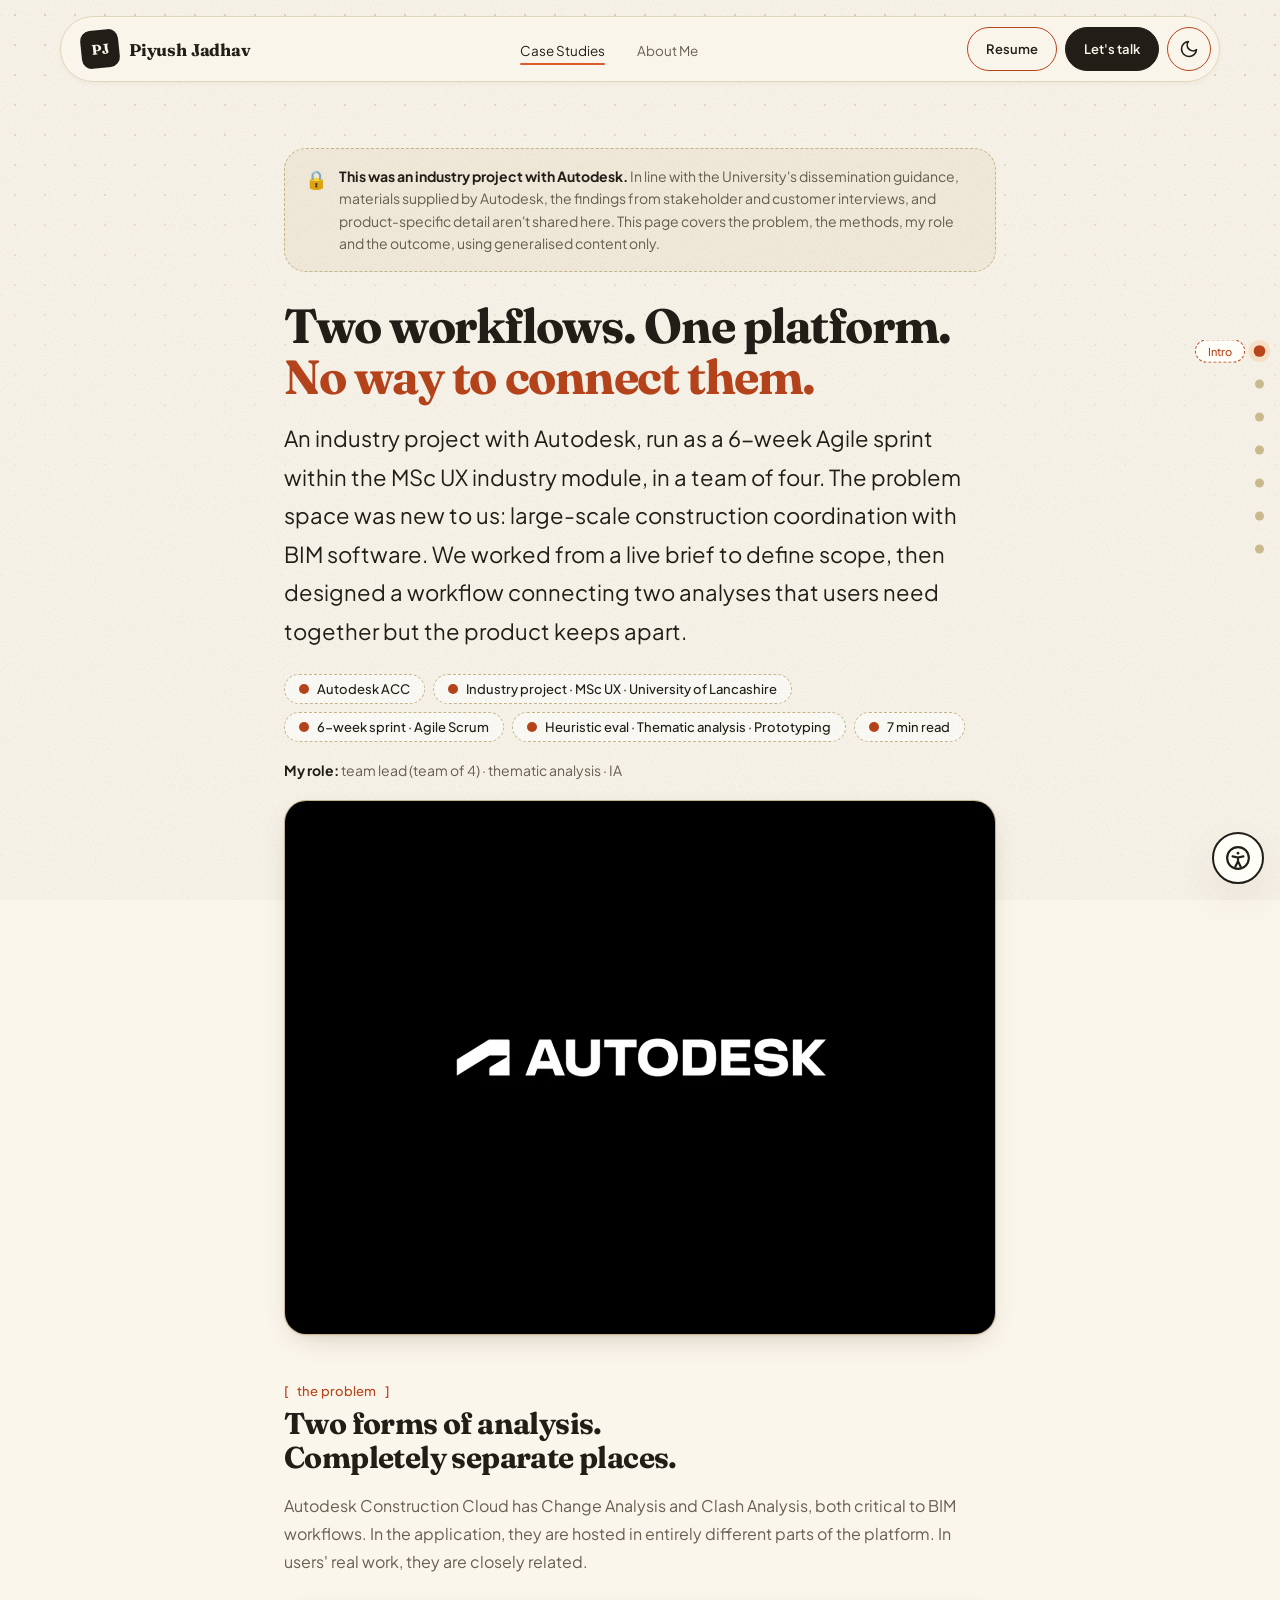
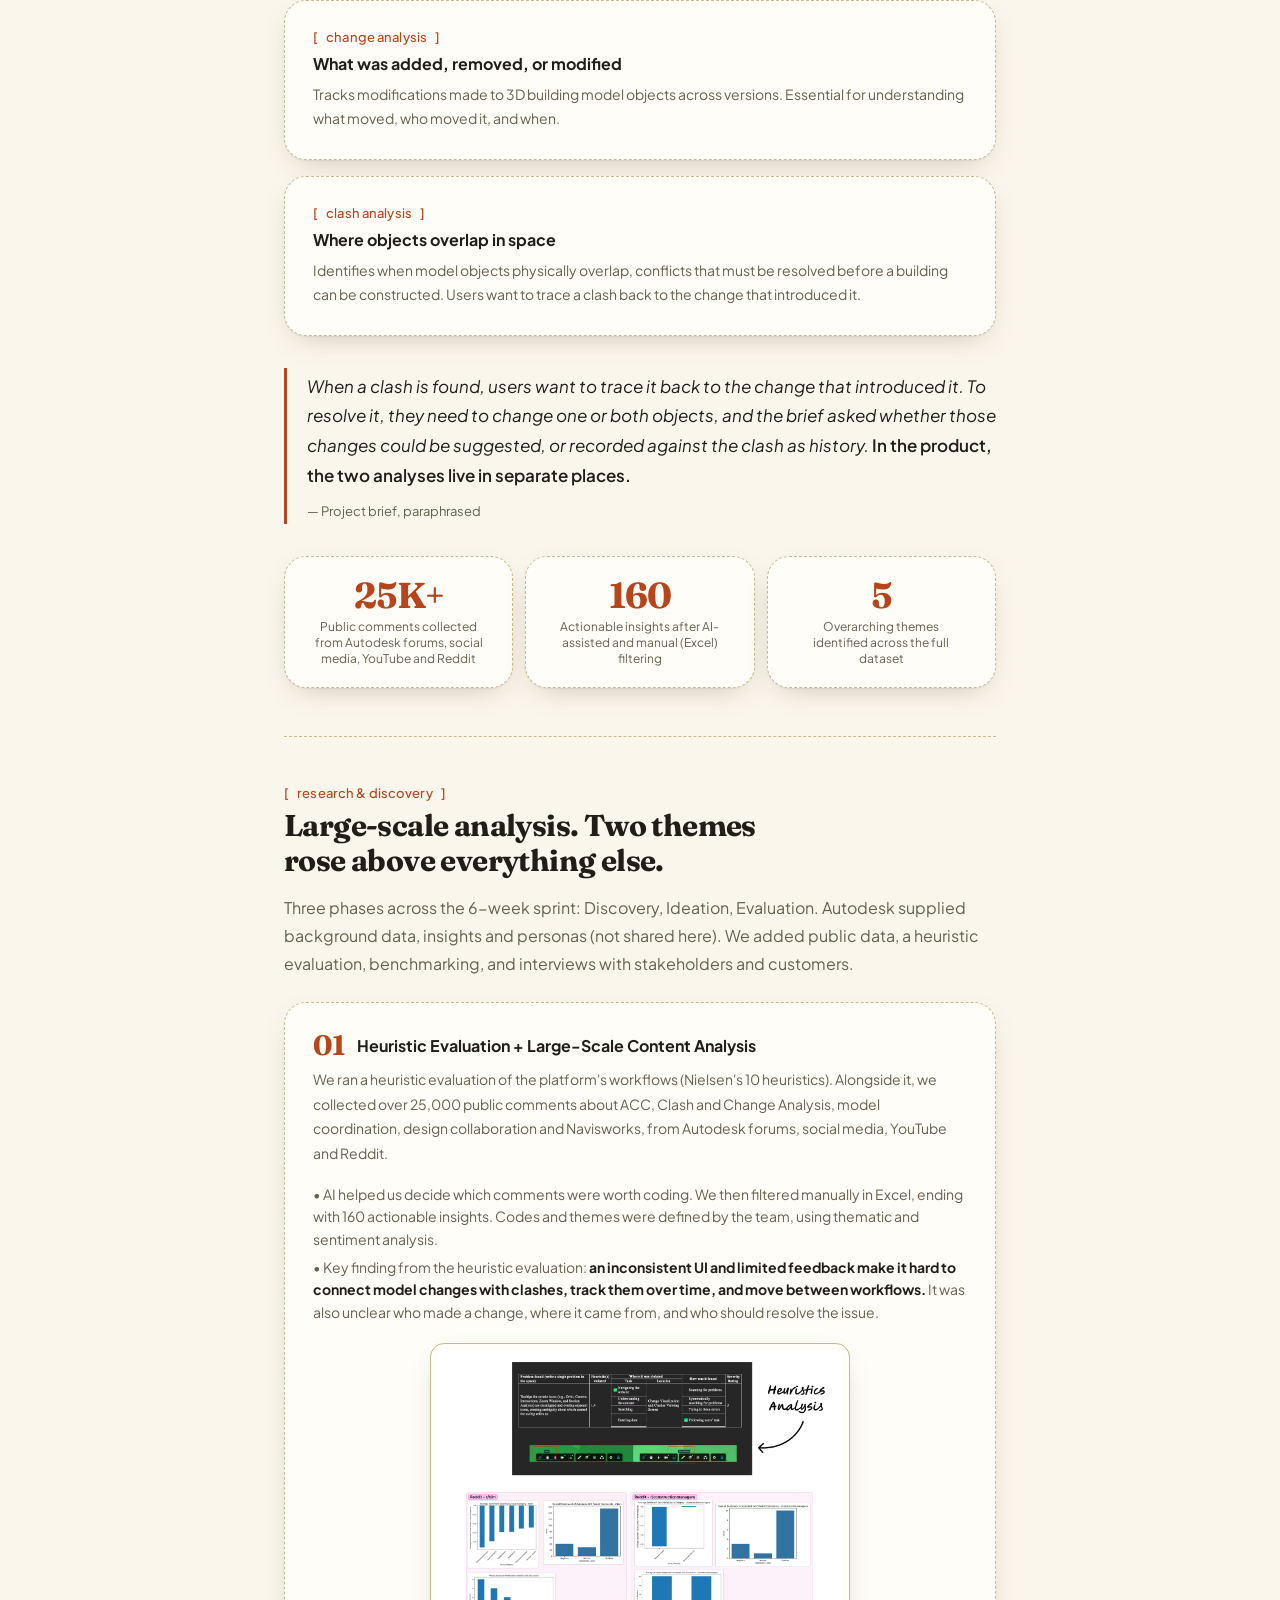
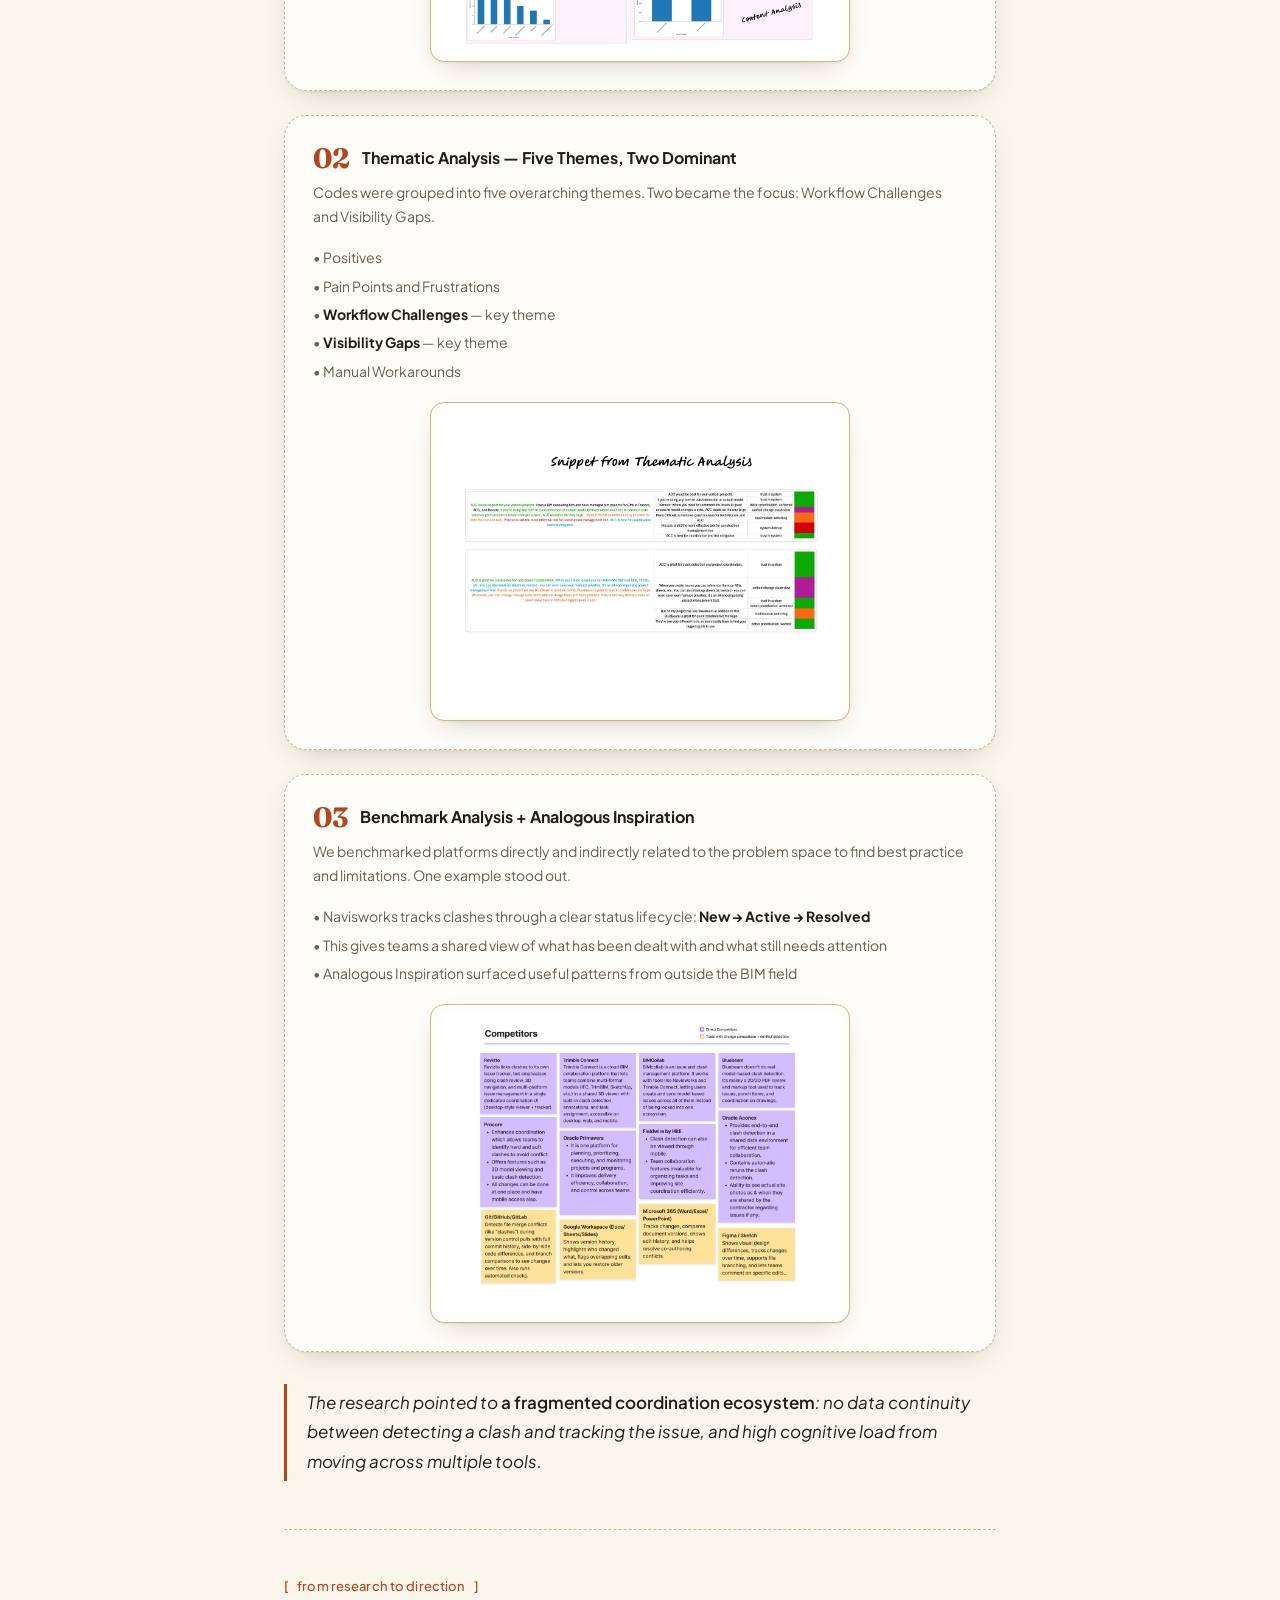
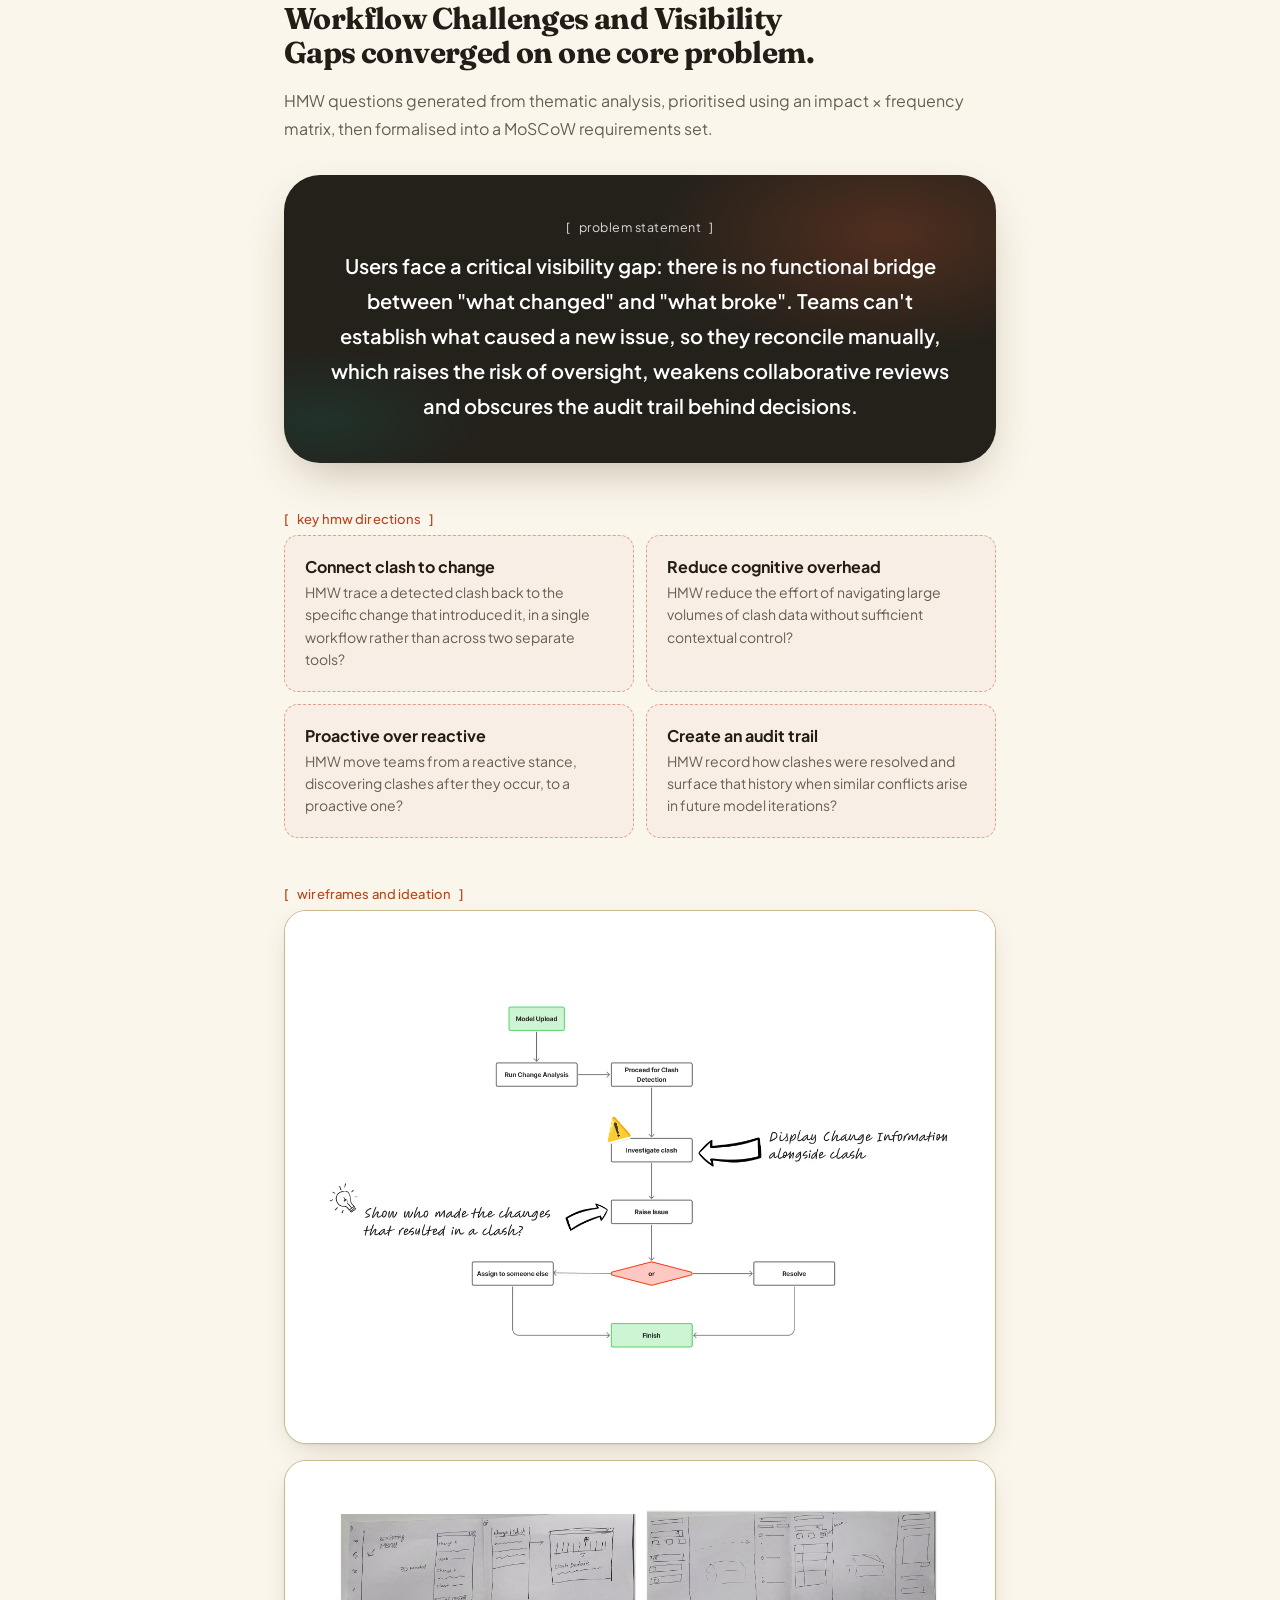
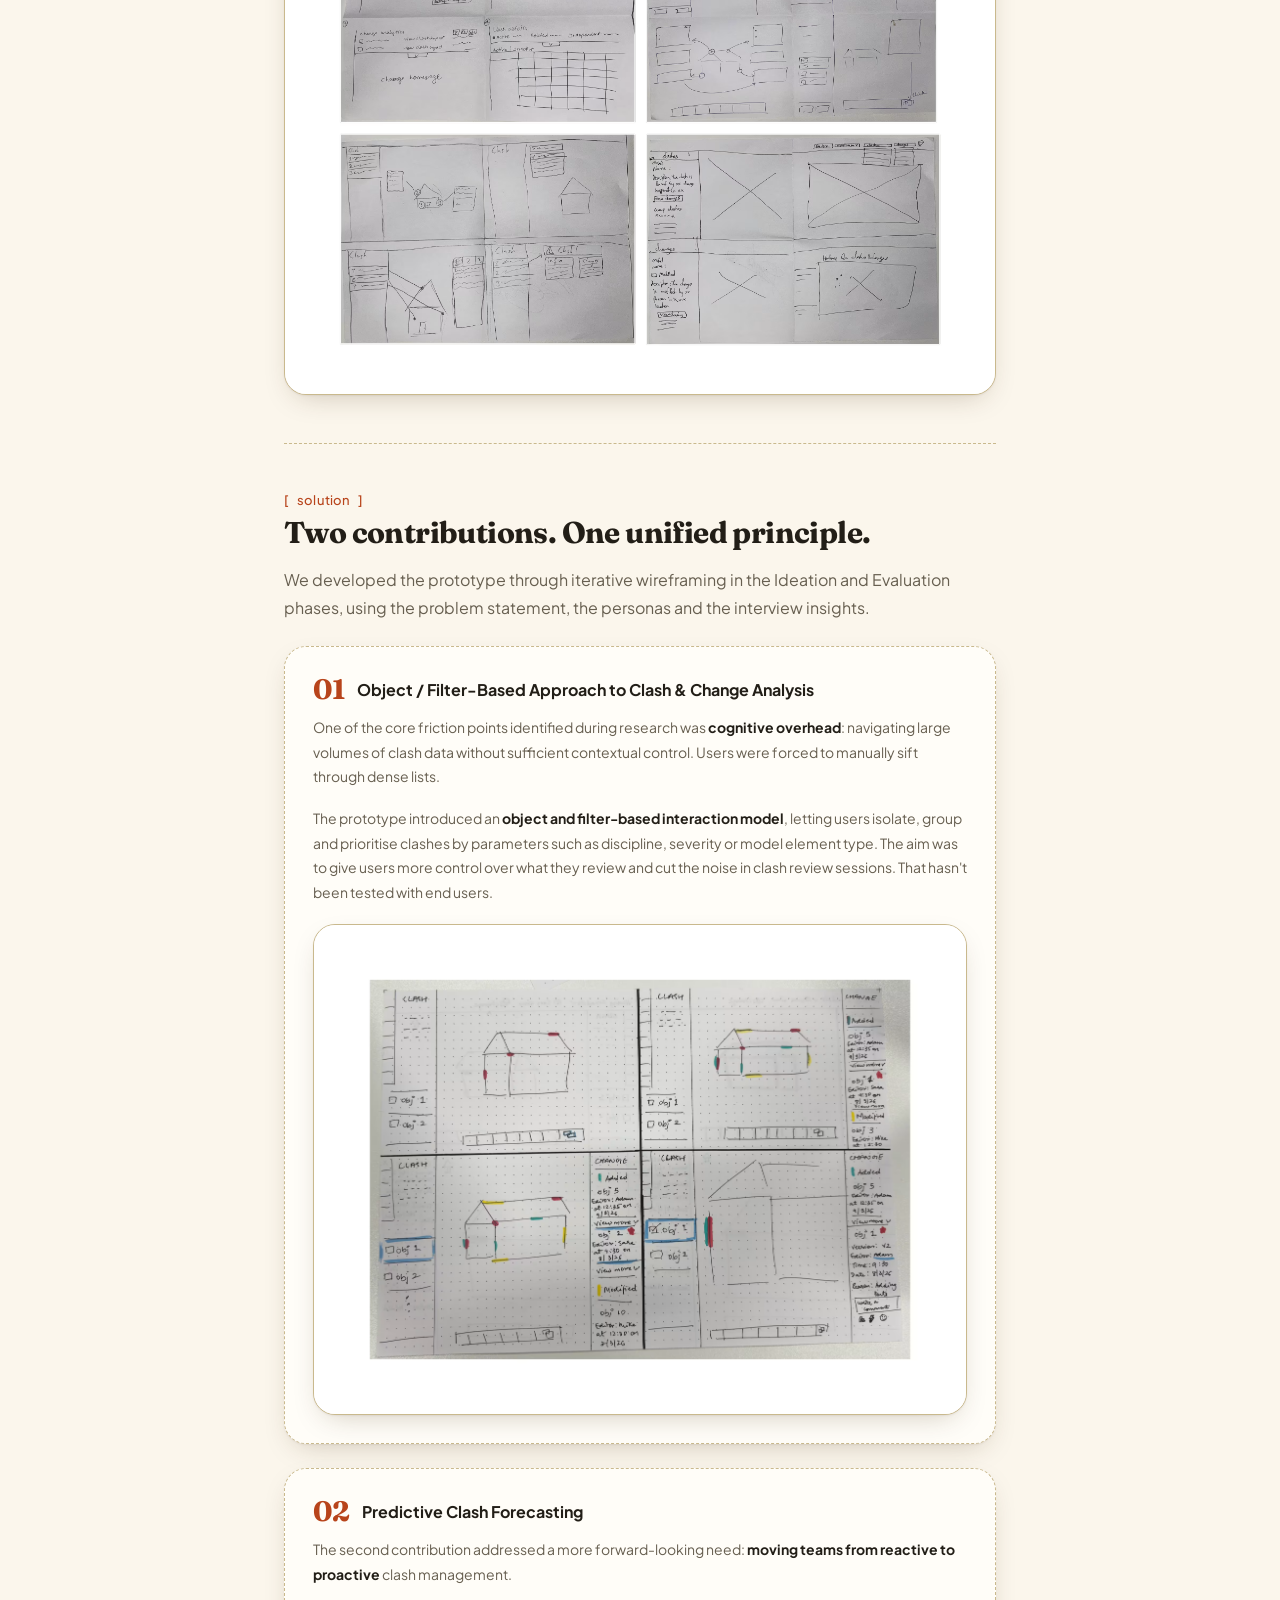
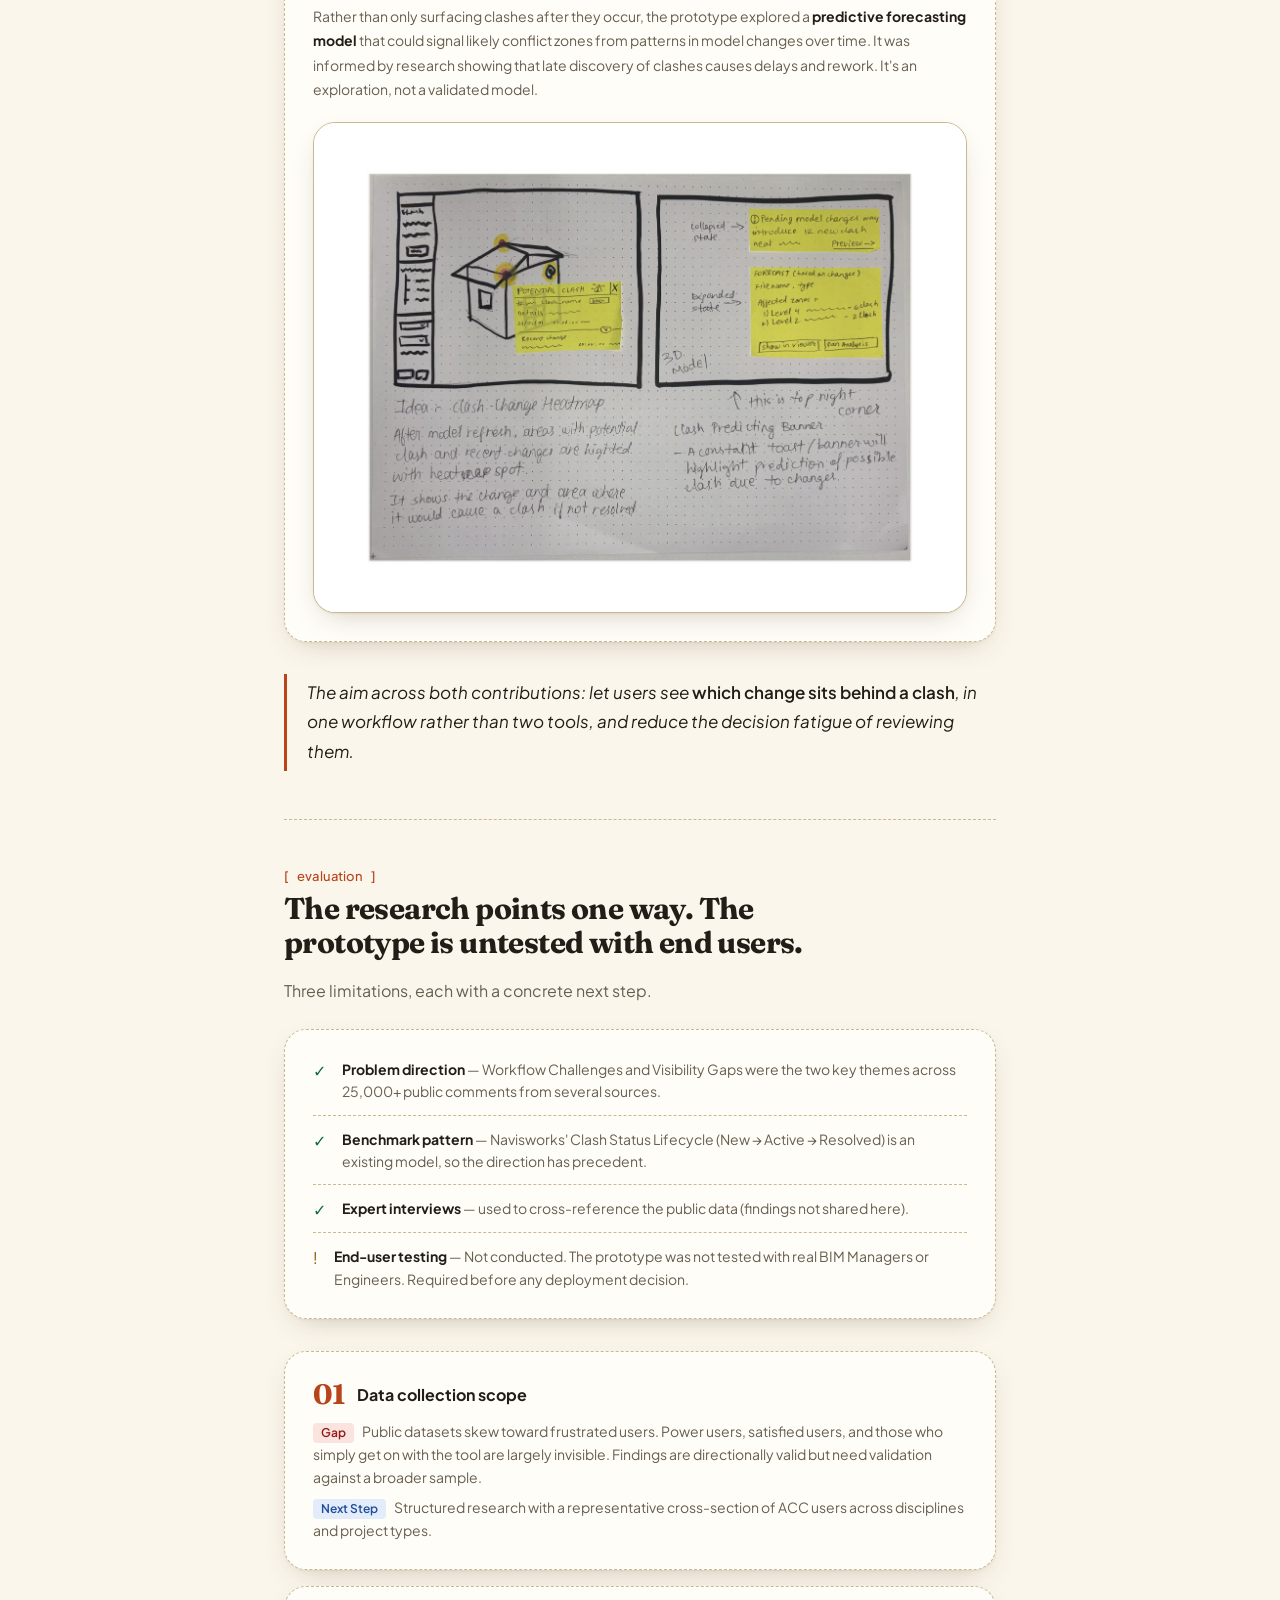
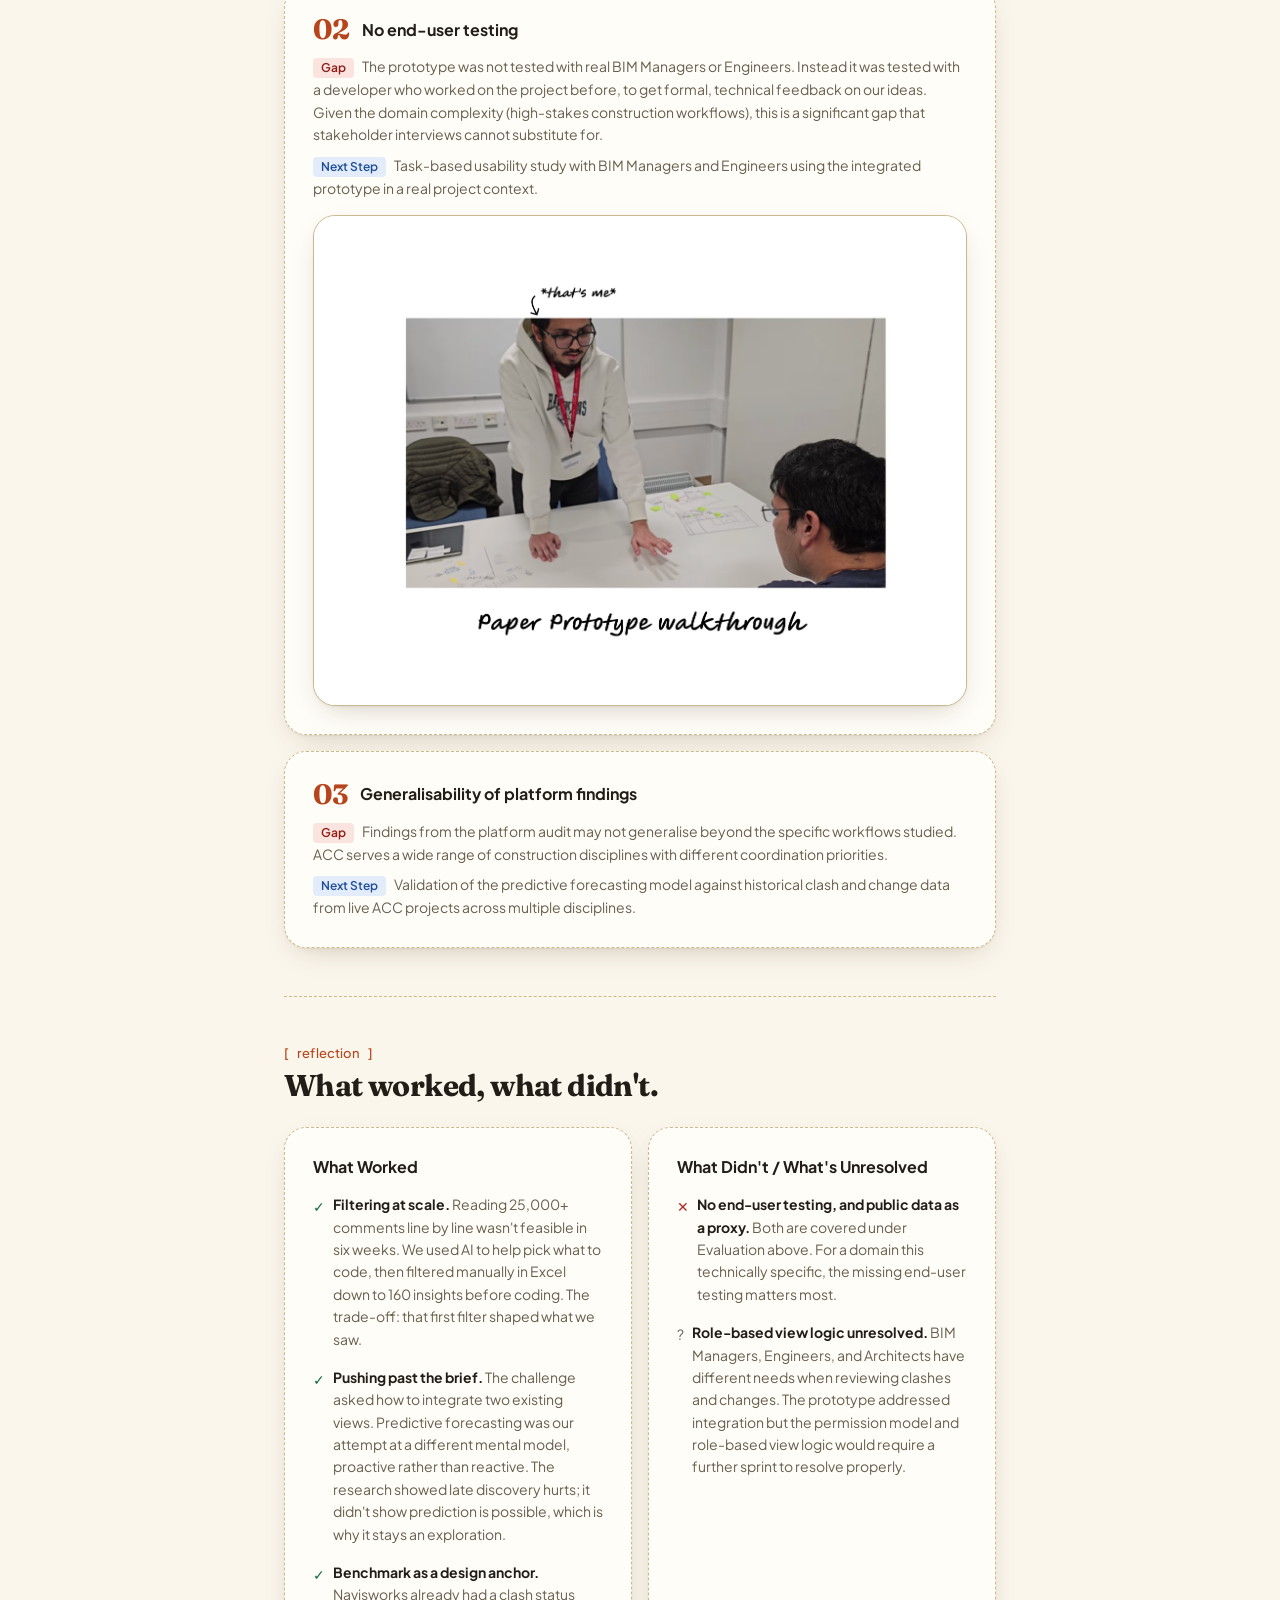
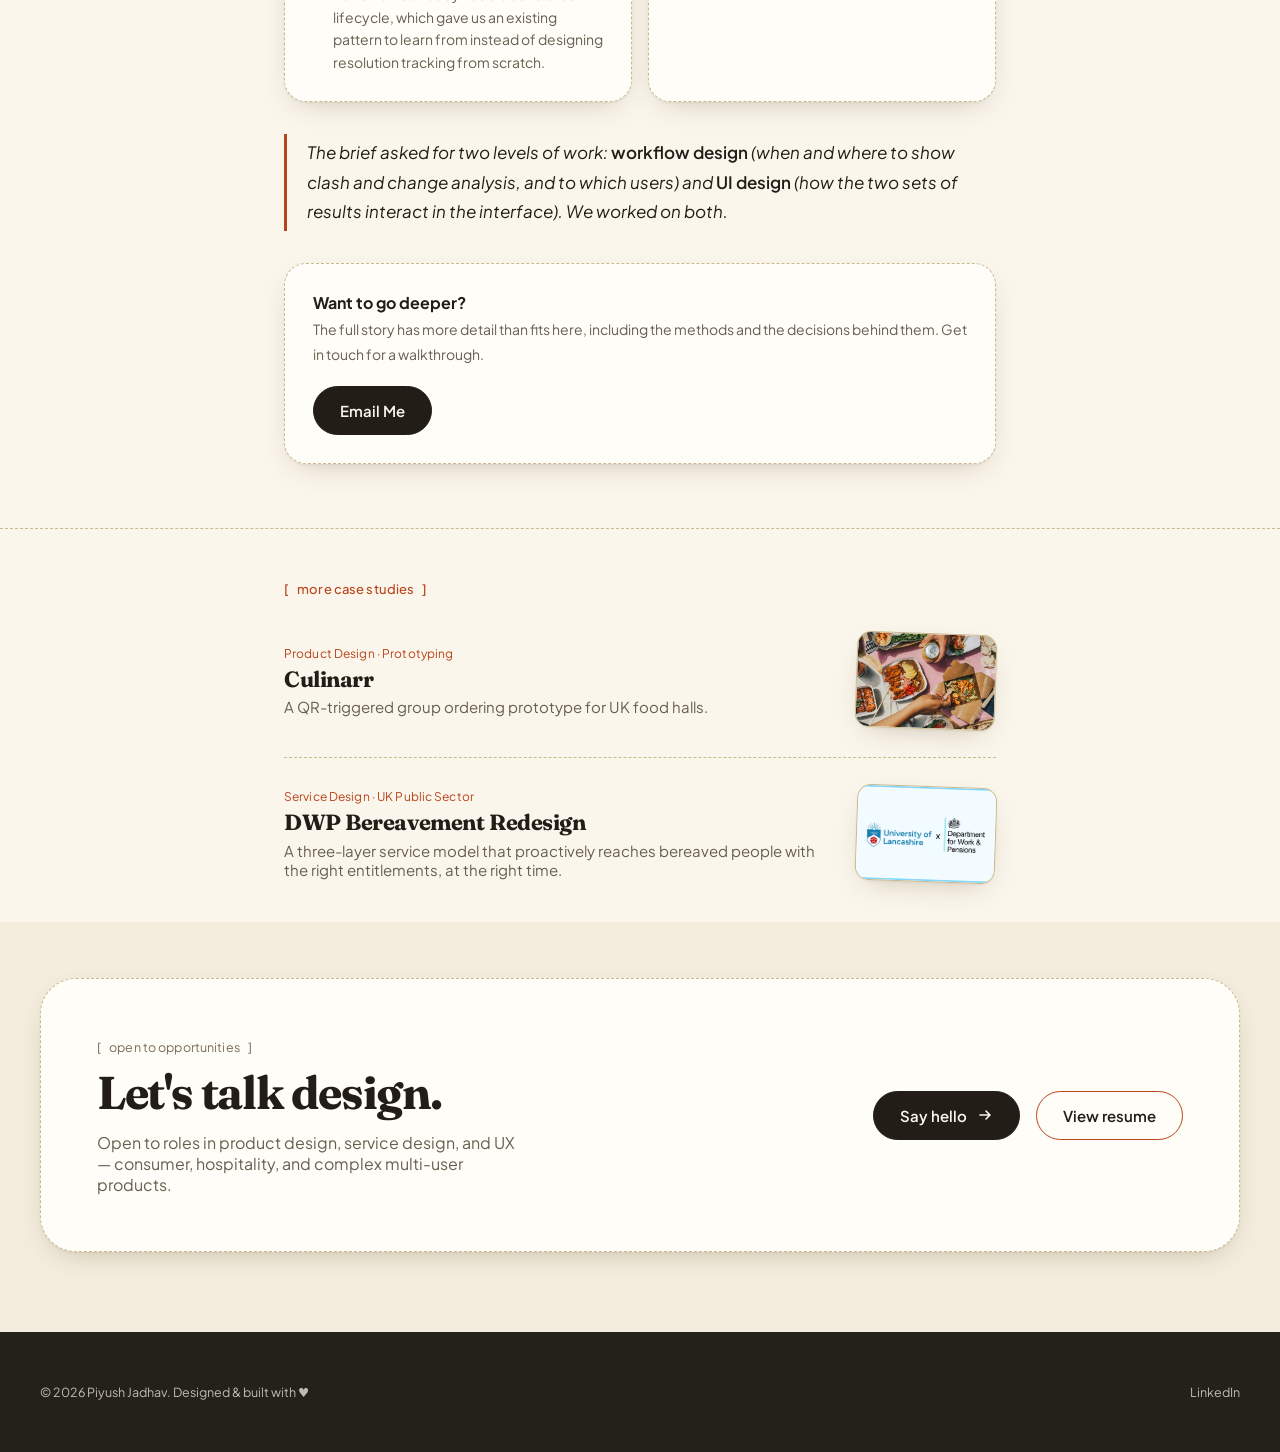
<file: site/case-studies/autodesk.html>
<!DOCTYPE html>
<html lang="en">
<head>
<meta charset="UTF-8">
<meta name="viewport" content="width=device-width, initial-scale=1.0">
<title>Autodesk ACC — Piyush Jadhav</title>
<meta name="description" content="Autodesk Construction Cloud — connecting Change Analysis and Clash Analysis into one workflow. UX case study by Piyush Jadhav.">
<meta name="theme-color" content="#FBF6EC">
<meta property="og:title" content="Autodesk ACC — Piyush Jadhav">
<meta property="og:description" content="Autodesk Construction Cloud — connecting Change Analysis and Clash Analysis into one workflow. UX case study by Piyush Jadhav.">
<meta property="og:type" content="article">
<link rel="icon" href="../favicon.ico" sizes="any">
<link rel="icon" type="image/svg+xml" href="../favicon.svg">
<link rel="preconnect" href="https://fonts.googleapis.com">
<link rel="preconnect" href="https://fonts.gstatic.com" crossorigin>
<link href="https://fonts.googleapis.com/css2?family=Fraunces:opsz,wght@9..144,600;9..144,700&amp;family=Plus+Jakarta+Sans:wght@400;500;600;700&amp;family=Caveat:wght@500;600&amp;display=swap" rel="stylesheet">
<link rel="stylesheet" href="../css/site.css">
<link rel="stylesheet" href="../css/tailwind.css">
<link rel="stylesheet" href="../css/case-study.css">
<script>
document.documentElement.classList.add('js');
try{var d=document.documentElement,s=JSON.parse(localStorage.getItem('pj-a11y')||'null');
if(!s){s={calm:matchMedia('(prefers-reduced-motion: reduce)').matches,contrast:matchMedia('(prefers-contrast: more)').matches}}
if(s.text)d.dataset.a11yText=s.text;
['contrast','font','calm','links','space'].forEach(function(k){if(s[k])d.setAttribute('data-a11y-'+k,'')})}catch(e){}
try{var t=null;try{t=localStorage.getItem('pj-theme')}catch(e){}
if(t!=='dark'&&t!=='light')t=matchMedia('(prefers-color-scheme: dark)').matches?'dark':'light';
d.dataset.theme=t;var m=document.querySelector('meta[name="theme-color"]');if(m)m.setAttribute('content',t==='dark'?'#17140F':'#FBF6EC')}catch(e){}
</script>
</head>
<body class="case-page">
<a href="#main" class="skip-link">Skip to content</a>

<div id="grain" aria-hidden="true"></div>

<!-- ── NAVBAR ── -->
<nav id="navbar" aria-label="Main navigation">
  <div id="navbar-inner">
    <a href="../index.html" class="nav-logo" aria-label="Piyush Jadhav — home">
      <div class="nav-logo-mark" aria-hidden="true">PJ</div>
      <span class="nav-logo-name">Piyush Jadhav</span>
    </a>
    <ul class="nav-links">
      <li><a href="../index.html#work" class="active">Case Studies</a></li>
      <li><a href="../index.html#about">About Me</a></li>
    </ul>
    <div class="nav-actions">
      <a href="../assets/Resume.pdf" target="_blank" rel="noopener" class="nav-pill nav-pill--ghost">Resume<span class="sr-only"> (opens in new tab)</span></a>
      <a href="../index.html#contact" class="nav-pill nav-pill--solid">Let's talk</a>
      <button type="button" class="theme-toggle" id="theme-toggle" aria-label="Dark mode" aria-pressed="false">
        <svg class="icon-moon" viewBox="0 0 24 24" fill="none" stroke="currentColor" stroke-width="2" stroke-linecap="round" stroke-linejoin="round" aria-hidden="true"><path d="M21 12.79A9 9 0 1 1 11.21 3 7 7 0 0 0 21 12.79z"/></svg>
        <svg class="icon-sun" viewBox="0 0 24 24" fill="none" stroke="currentColor" stroke-width="2" stroke-linecap="round" stroke-linejoin="round" aria-hidden="true"><circle cx="12" cy="12" r="4"/><path d="M12 2v2M12 20v2M4.93 4.93l1.41 1.41M17.66 17.66l1.41 1.41M2 12h2M20 12h2M4.93 19.07l1.41-1.41M17.66 6.34l1.41-1.41"/></svg>
      </button>
      <button type="button" class="nav-hamburger" id="hamburger" aria-label="Open menu" aria-expanded="false" aria-controls="mobile-menu">
        <span></span><span></span><span></span>
      </button>
    </div>
  </div>
</nav>

<!-- Mobile menu -->
<div id="mobile-menu" aria-hidden="true">
  <ul>
    <li><a href="../index.html#work" class="active">Case Studies</a></li>
    <li><a href="../index.html#about">About Me</a></li>
    <li><a href="../assets/Resume.pdf" target="_blank" rel="noopener">Resume<span class="sr-only"> (opens in new tab)</span></a></li>
    <li><a href="../index.html#contact">Let's talk →</a></li>
  </ul>
</div>

<nav id="side-stepper" aria-label="Case study sections">
  <button type="button" class="stepper-item" data-section="intro"><span class="stepper-label">Intro</span><span class="stepper-dot" aria-hidden="true"></span></button>
  <button type="button" class="stepper-item" data-section="problem"><span class="stepper-label">Problem</span><span class="stepper-dot" aria-hidden="true"></span></button>
  <button type="button" class="stepper-item" data-section="research"><span class="stepper-label">Research</span><span class="stepper-dot" aria-hidden="true"></span></button>
  <button type="button" class="stepper-item" data-section="hmw"><span class="stepper-label">Brief</span><span class="stepper-dot" aria-hidden="true"></span></button>
  <button type="button" class="stepper-item" data-section="solution"><span class="stepper-label">Solution</span><span class="stepper-dot" aria-hidden="true"></span></button>
  <button type="button" class="stepper-item" data-section="evaluation"><span class="stepper-label">Evaluation</span><span class="stepper-dot" aria-hidden="true"></span></button>
  <button type="button" class="stepper-item" data-section="reflection"><span class="stepper-label">Reflection</span><span class="stepper-dot" aria-hidden="true"></span></button>
</nav>

<main id="main" tabindex="-1" class="cs-main">
    <article class="case-article">
      <div class="container">
        <div>
          <div class="max-w-3xl mx-auto px-4 sm:px-7 py-12 sm:py-16">

            <!-- ============ INTRO ============ -->
            <section id="intro" class="appear">
              <div class="case-note">
                <span class="case-note-icon" aria-hidden="true">🔒</span>
                <p><strong>This was an industry project with Autodesk.</strong> In line with the University's dissemination guidance, materials supplied by Autodesk, the findings from stakeholder and customer interviews, and product-specific detail aren't shared here. This page covers the problem, the methods, my role and the outcome, using generalised content only.</p>
              </div>

              <h1 class="hero-name hero-name--headline mb-4">Two workflows. One platform. <em class="not-italic case-accent">No way to connect them.</em></h1>
              <p class="case-lede">An industry project with Autodesk, run as a 6-week Agile sprint within the MSc UX industry module, in a team of four. The problem space was new to us: large-scale construction coordination with BIM software. We worked from a live brief to define scope, then designed a workflow connecting two analyses that users need together but the product keeps apart.</p>

              <div class="flex flex-wrap gap-2 mt-6 mb-4">
                <span class="case-meta-pill"><span class="dot"></span>Autodesk ACC</span>
                <span class="case-meta-pill"><span class="dot"></span>Industry project · MSc UX · University of Lancashire</span>
                <span class="case-meta-pill"><span class="dot"></span>6-week sprint · Agile Scrum</span>
                <span class="case-meta-pill"><span class="dot"></span>Heuristic eval · Thematic analysis · Prototyping</span>
                <span class="case-meta-pill"><span class="dot"></span>7 min read</span>
              </div>

              <p class="text-sm mb-8"><strong>My role:</strong> team lead (team of 4) · thematic analysis · IA</p>
              <!-- CONFIRM: add one line on what leading the team involved (e.g. sprint planning, running stakeholder sessions, allocating work). -->

              <img src="../images/case-studies/autodesk/ad_bg.avif" width="1200" height="900" fetchpriority="high" decoding="async" alt="Autodesk Construction Cloud overview" class="w-full rounded-2xl border border-border" />
            </section>

            <!-- ============ PROBLEM ============ -->
            <section id="problem">
              <span class="eyebrow eyebrow--case">the problem</span>
              <h2>Two forms of analysis. <strong>Completely separate places.</strong></h2>
              <p>Autodesk Construction Cloud has Change Analysis and Clash Analysis, both critical to BIM workflows. In the application, they are hosted in entirely different parts of the platform. In users' real work, they are closely related.</p>

              <div class="grid grid-cols-1 gap-4 mt-6">
                <div class="case-card">
                  <span class="eyebrow eyebrow--case">change analysis</span>
                  <div class="font-bold text-primary mt-1">What was added, removed, or modified</div>
                  <p class="text-sm mt-2">Tracks modifications made to 3D building model objects across versions. Essential for understanding what moved, who moved it, and when.</p>
                </div>
                <div class="case-card">
                  <span class="eyebrow eyebrow--case">clash analysis</span>
                  <div class="font-bold text-primary mt-1">Where objects overlap in space</div>
                  <p class="text-sm mt-2">Identifies when model objects physically overlap, conflicts that must be resolved before a building can be constructed. Users want to trace a clash back to the change that introduced it.</p>
                </div>
              </div>

              <div class="case-pullquote">
                <p>When a clash is found, users want to trace it back to the change that introduced it. To resolve it, they need to change one or both objects, and the brief asked whether those changes could be suggested, or recorded against the clash as history. <em>In the product, the two analyses live in separate places.</em></p>
                <cite>— Project brief, paraphrased</cite>
              </div>

              <div class="grid grid-cols-1 sm:grid-cols-3 gap-3 mt-8">
                <div class="case-metric-card"><div class="case-metric-num">25K+</div><div class="text-xs text-muted-foreground">Public comments collected from Autodesk forums, social media, YouTube and Reddit</div></div>
                <div class="case-metric-card"><div class="case-metric-num">160</div><div class="text-xs text-muted-foreground">Actionable insights after AI-assisted and manual (Excel) filtering</div></div>
                <div class="case-metric-card"><div class="case-metric-num">5</div><div class="text-xs text-muted-foreground">Overarching themes identified across the full dataset</div></div>
              </div>
            </section>

            <hr />

            <!-- ============ RESEARCH ============ -->
            <section id="research">
              <span class="eyebrow eyebrow--case">research &amp; discovery</span>
              <h2>Large-scale analysis. <strong>Two themes rose above everything else.</strong></h2>
              <p>Three phases across the 6-week sprint: Discovery, Ideation, Evaluation. Autodesk supplied background data, insights and personas (not shared here). We added public data, a heuristic evaluation, benchmarking, and interviews with stakeholders and customers.</p>

              <div class="mt-6 space-y-6">
                <div class="case-card case-card--stack">
                  <div>
                    <div class="flex items-center gap-3 mb-2"><span class="case-num">01</span><span class="font-bold text-primary">Heuristic Evaluation + Large-Scale Content Analysis</span></div>
                    <p class="text-sm">We ran a heuristic evaluation of the platform's workflows (Nielsen's 10 heuristics). Alongside it, we collected over 25,000 public comments about ACC, Clash and Change Analysis, model coordination, design collaboration and Navisworks, from Autodesk forums, social media, YouTube and Reddit.</p>
                    <ul class="mt-3 space-y-1.5 text-sm text-muted-foreground">
                      <li>• AI helped us decide which comments were worth coding. We then filtered manually in Excel, ending with 160 actionable insights. Codes and themes were defined by the team, using thematic and sentiment analysis.</li>
                      <li>• Key finding from the heuristic evaluation: <strong class="text-primary">an inconsistent UI and limited feedback make it hard to connect model changes with clashes, track them over time, and move between workflows.</strong> It was also unclear who made a change, where it came from, and who should resolve the issue.</li>
                      <!-- CONFIRM: that codes and themes were defined by the team (not generated by the AI step). -->
                    </ul>
                  </div>
                  <img src="../images/case-studies/autodesk/ad_r1.avif" width="900" height="700" loading="lazy" decoding="async" alt="Heuristic evaluation and content analysis" />
                </div>

                <div class="case-card case-card--stack">
                  <div>
                    <div class="flex items-center gap-3 mb-2"><span class="case-num">02</span><span class="font-bold text-primary">Thematic Analysis — Five Themes, Two Dominant</span></div>
                    <p class="text-sm">Codes were grouped into five overarching themes. Two became the focus: Workflow Challenges and Visibility Gaps.</p>
                    <ul class="mt-3 space-y-1.5 text-sm text-muted-foreground">
                      <li>• Positives</li>
                      <li>• Pain Points and Frustrations</li>
                      <li>• <strong class="text-primary">Workflow Challenges</strong> — key theme</li>
                      <li>• <strong class="text-primary">Visibility Gaps</strong> — key theme</li>
                      <li>• Manual Workarounds</li>
                    </ul>
                  </div>
                  <img src="../images/case-studies/autodesk/ad_r2.avif" width="900" height="700" loading="lazy" decoding="async" alt="Thematic analysis" />
                </div>

                <div class="case-card case-card--stack">
                  <div>
                    <div class="flex items-center gap-3 mb-2"><span class="case-num">03</span><span class="font-bold text-primary">Benchmark Analysis + Analogous Inspiration</span></div>
                    <p class="text-sm">We benchmarked platforms directly and indirectly related to the problem space to find best practice and limitations. One example stood out.</p>
                    <ul class="mt-3 space-y-1.5 text-sm text-muted-foreground">
                      <li>• Navisworks tracks clashes through a clear status lifecycle: <strong class="text-primary">New → Active → Resolved</strong></li>
                      <li>• This gives teams a shared view of what has been dealt with and what still needs attention</li>
                      <li>• Analogous Inspiration surfaced useful patterns from outside the BIM field</li>
                    </ul>
                  </div>
                  <img src="../images/case-studies/autodesk/ad_r3.avif" width="900" height="700" loading="lazy" decoding="async" alt="Competitive analysis" />
                </div>
              </div>

              <div class="case-pullquote">
                <p>The research pointed to <em>a fragmented coordination ecosystem</em>: no data continuity between detecting a clash and tracking the issue, and high cognitive load from moving across multiple tools.</p>
              </div>
            </section>

            <hr />

            <!-- ============ HMW ============ -->
            <section id="hmw">
              <span class="eyebrow eyebrow--case">from research to direction</span>
              <h2>Workflow Challenges and Visibility Gaps converged on <strong>one core problem.</strong></h2>
              <p>HMW questions generated from thematic analysis, prioritised using an impact × frequency matrix, then formalised into a MoSCoW requirements set.</p>

              <div class="case-hmw-banner mt-8 p-8 sm:p-10 text-center">
                <span class="eyebrow">problem statement</span>
                <p class="mt-3 text-lg sm:text-xl font-semibold text-white">Users face a critical visibility gap: there is no functional bridge between &quot;what changed&quot; and &quot;what broke&quot;. Teams can't establish what caused a new issue, so they reconcile manually, which raises the risk of oversight, weakens collaborative reviews and obscures the audit trail behind decisions.</p>
              </div>

              <span class="eyebrow eyebrow--case">key hmw directions</span>
              <div class="grid sm:grid-cols-2 gap-3">
                <div class="case-tile">
                  <div class="font-bold text-primary mb-1">Connect clash to change</div>
                  <div class="text-sm text-muted-foreground">HMW trace a detected clash back to the specific change that introduced it, in a single workflow rather than across two separate tools?</div>
                </div>
                <div class="case-tile">
                  <div class="font-bold text-primary mb-1">Reduce cognitive overhead</div>
                  <div class="text-sm text-muted-foreground">HMW reduce the effort of navigating large volumes of clash data without sufficient contextual control?</div>
                </div>
                <div class="case-tile">
                  <div class="font-bold text-primary mb-1">Proactive over reactive</div>
                  <div class="text-sm text-muted-foreground">HMW move teams from a reactive stance, discovering clashes after they occur, to a proactive one?</div>
                </div>
                <div class="case-tile">
                  <div class="font-bold text-primary mb-1">Create an audit trail</div>
                  <div class="text-sm text-muted-foreground">HMW record how clashes were resolved and surface that history when similar conflicts arise in future model iterations?</div>
                </div>
              </div>

              <span class="eyebrow eyebrow--case">wireframes and ideation</span>
              <img src="../images/case-studies/autodesk/ad_flow.avif" width="1600" height="700" loading="lazy" decoding="async" alt="Flowchart" class="w-full rounded-2xl border border-border" />
              <img src="../images/case-studies/autodesk/ad_wireframe.avif" width="1600" height="900" loading="lazy" decoding="async" alt="Wireframes" class="w-full rounded-2xl border border-border mt-4" />
            </section>

            <hr />

            <!-- ============ SOLUTION ============ -->
            <section id="solution">
              <span class="eyebrow eyebrow--case">solution</span>
              <h2>Two contributions. <strong>One unified principle.</strong></h2>
              <p>We developed the prototype through iterative wireframing in the Ideation and Evaluation phases, using the problem statement, the personas and the interview insights.</p>

              <div class="mt-6 space-y-6">
                <div class="case-card">
                  <div class="flex items-center gap-3 mb-3"><span class="case-num">01</span><span class="font-bold text-primary">Object / Filter-Based Approach to Clash &amp; Change Analysis</span></div>
                  <p class="text-sm">One of the core friction points identified during research was <strong>cognitive overhead</strong>: navigating large volumes of clash data without sufficient contextual control. Users were forced to manually sift through dense lists.</p>
                  <p class="text-sm mt-3">The prototype introduced an <strong>object and filter-based interaction model</strong>, letting users isolate, group and prioritise clashes by parameters such as discipline, severity or model element type. The aim was to give users more control over what they review and cut the noise in clash review sessions. That hasn't been tested with end users.</p>
                  <img src="../images/case-studies/autodesk/ad_sol1.avif" width="1600" height="900" loading="lazy" decoding="async" alt="Object-based solution" class="w-full rounded-2xl border border-border mt-5" />
                </div>

                <div class="case-card">
                  <div class="flex items-center gap-3 mb-3"><span class="case-num">02</span><span class="font-bold text-primary">Predictive Clash Forecasting</span></div>
                  <p class="text-sm">The second contribution addressed a more forward-looking need: <strong>moving teams from reactive to proactive</strong> clash management.</p>
                  <p class="text-sm mt-3">Rather than only surfacing clashes after they occur, the prototype explored a <strong>predictive forecasting model</strong> that could signal likely conflict zones from patterns in model changes over time. It was informed by research showing that late discovery of clashes causes delays and rework. It's an exploration, not a validated model.</p>
                  <img src="../images/case-studies/autodesk/ad_sol2.avif" width="1600" height="900" loading="lazy" decoding="async" alt="Predictive forecasting solution" class="w-full rounded-2xl border border-border mt-5" />
                </div>
              </div>

              <div class="case-pullquote">
                <p>The aim across both contributions: let users see <em>which change sits behind a clash</em>, in one workflow rather than two tools, and reduce the decision fatigue of reviewing them.</p>
                <!-- CONFIRM: add two sentences on how the prototype actually links a clash to the change behind it. The filter model and forecasting do not show that link on their own. -->
              </div>
            </section>

            <hr />

            <!-- ============ EVALUATION ============ -->
            <section id="evaluation">
              <span class="eyebrow eyebrow--case">evaluation</span>
              <h2>The research points one way. <strong>The prototype is untested with end users.</strong></h2>
              <p>Three limitations, each with a concrete next step.</p>

              <div class="case-card mt-6 divide-y divide-border">
                <div class="flex items-start gap-4 py-3 first:pt-0"><span class="text-green-600 dark:text-green-400 mt-0.5 flex-shrink-0">✓</span><div class="text-sm text-muted-foreground"><strong class="text-primary">Problem direction</strong> — Workflow Challenges and Visibility Gaps were the two key themes across 25,000+ public comments from several sources.</div></div>
                <div class="flex items-start gap-4 py-3"><span class="text-green-600 dark:text-green-400 mt-0.5 flex-shrink-0">✓</span><div class="text-sm text-muted-foreground"><strong class="text-primary">Benchmark pattern</strong> — Navisworks' Clash Status Lifecycle (New → Active → Resolved) is an existing model, so the direction has precedent.</div></div>
                <div class="flex items-start gap-4 py-3"><span class="text-green-600 dark:text-green-400 mt-0.5 flex-shrink-0">✓</span><div class="text-sm text-muted-foreground"><strong class="text-primary">Expert interviews</strong> — used to cross-reference the public data (findings not shared here).</div></div>
                <div class="flex items-start gap-4 py-3 last:pb-0"><span class="text-amber-600 dark:text-amber-400 mt-0.5 flex-shrink-0">!</span><div class="text-sm text-muted-foreground"><strong class="text-primary">End-user testing</strong> — Not conducted. The prototype was not tested with real BIM Managers or Engineers. Required before any deployment decision.</div></div>
              </div>

              <div class="mt-8 space-y-4">
                <div class="case-card">
                  <div class="flex items-center gap-3 mb-3"><span class="case-num">01</span><span class="font-bold text-primary">Data collection scope</span></div>
                  <ul class="space-y-2 text-sm text-muted-foreground">
                    <li><span class="inline-block text-xs font-semibold rounded px-2 py-0.5 mr-2 bg-red-100 text-red-700 dark:bg-red-950 dark:text-red-300">Gap</span>Public datasets skew toward frustrated users. Power users, satisfied users, and those who simply get on with the tool are largely invisible. Findings are directionally valid but need validation against a broader sample.</li>
                    <li><span class="inline-block text-xs font-semibold rounded px-2 py-0.5 mr-2 bg-blue-100 text-blue-700 dark:bg-blue-950 dark:text-blue-300">Next Step</span>Structured research with a representative cross-section of ACC users across disciplines and project types.</li>
                  </ul>
                </div>

                <div class="case-card">
                  <div class="flex items-center gap-3 mb-3"><span class="case-num">02</span><span class="font-bold text-primary">No end-user testing</span></div>
                  <ul class="space-y-2 text-sm text-muted-foreground">
                    <li><span class="inline-block text-xs font-semibold rounded px-2 py-0.5 mr-2 bg-red-100 text-red-700 dark:bg-red-950 dark:text-red-300">Gap</span>The prototype was not tested with real BIM Managers or Engineers. Instead it was tested with a developer who worked on the project before, to get formal, technical feedback on our ideas. Given the domain complexity (high-stakes construction workflows), this is a significant gap that stakeholder interviews cannot substitute for.<!-- CONFIRM: the developer review is not in the dissemination guide, which lists limitations as data collection, no end-user testing, and generalisability. Keep this line only if you are happy it is within the guidance. --></li>
                    <li><span class="inline-block text-xs font-semibold rounded px-2 py-0.5 mr-2 bg-blue-100 text-blue-700 dark:bg-blue-950 dark:text-blue-300">Next Step</span>Task-based usability study with BIM Managers and Engineers using the integrated prototype in a real project context.</li>
                  </ul>
                  <img src="../images/case-studies/autodesk/ad_issue2.avif" width="1200" height="800" loading="lazy" decoding="async" alt="Paper prototyping snippet" class="w-full rounded-2xl border border-border mt-4" />
                </div>

                <div class="case-card">
                  <div class="flex items-center gap-3 mb-3"><span class="case-num">03</span><span class="font-bold text-primary">Generalisability of platform findings</span></div>
                  <ul class="space-y-2 text-sm text-muted-foreground">
                    <li><span class="inline-block text-xs font-semibold rounded px-2 py-0.5 mr-2 bg-red-100 text-red-700 dark:bg-red-950 dark:text-red-300">Gap</span>Findings from the platform audit may not generalise beyond the specific workflows studied. ACC serves a wide range of construction disciplines with different coordination priorities.</li>
                    <li><span class="inline-block text-xs font-semibold rounded px-2 py-0.5 mr-2 bg-blue-100 text-blue-700 dark:bg-blue-950 dark:text-blue-300">Next Step</span>Validation of the predictive forecasting model against historical clash and change data from live ACC projects across multiple disciplines.</li>
                  </ul>
                </div>
              </div>
            </section>

            <hr />

            <!-- ============ REFLECTION ============ -->
            <section id="reflection">
              <span class="eyebrow eyebrow--case">reflection</span>
              <h2>What worked, what didn't.</h2>

              <div class="grid sm:grid-cols-2 gap-4 mt-6">
                <div class="case-card">
                  <div class="font-bold text-primary mb-4">What Worked</div>
                  <div class="space-y-4 text-sm">
                    <div class="flex gap-2"><span class="text-green-600 dark:text-green-400 mt-0.5">✓</span><span class="text-muted-foreground"><strong class="text-primary">Filtering at scale.</strong> Reading 25,000+ comments line by line wasn't feasible in six weeks. We used AI to help pick what to code, then filtered manually in Excel down to 160 insights before coding. The trade-off: that first filter shaped what we saw.<!-- CONFIRM: how the Excel pass checked for anything the AI step dropped. --></span></div>
                    <div class="flex gap-2"><span class="text-green-600 dark:text-green-400 mt-0.5">✓</span><span class="text-muted-foreground"><strong class="text-primary">Pushing past the brief.</strong> The challenge asked how to integrate two existing views. Predictive forecasting was our attempt at a different mental model, proactive rather than reactive. The research showed late discovery hurts; it didn't show prediction is possible, which is why it stays an exploration.</span></div>
                    <div class="flex gap-2"><span class="text-green-600 dark:text-green-400 mt-0.5">✓</span><span class="text-muted-foreground"><strong class="text-primary">Benchmark as a design anchor.</strong> Navisworks already had a clash status lifecycle, which gave us an existing pattern to learn from instead of designing resolution tracking from scratch.</span></div>
                  </div>
                </div>
                <div class="case-card">
                  <div class="font-bold text-primary mb-4">What Didn't / What's Unresolved</div>
                  <div class="space-y-4 text-sm">
                    <div class="flex gap-2"><span class="text-red-600 dark:text-red-400 mt-0.5">✕</span><span class="text-muted-foreground"><strong class="text-primary">No end-user testing, and public data as a proxy.</strong> Both are covered under Evaluation above. For a domain this technically specific, the missing end-user testing matters most.</span></div>
                    <div class="flex gap-2"><span class="text-muted-foreground mt-0.5">?</span><span class="text-muted-foreground"><strong class="text-primary">Role-based view logic unresolved.</strong> BIM Managers, Engineers, and Architects have different needs when reviewing clashes and changes. The prototype addressed integration but the permission model and role-based view logic would require a further sprint to resolve properly.</span></div>
                  </div>
                </div>
              </div>

              <div class="case-pullquote">
                <p>The brief asked for two levels of work: <em>workflow design</em> (when and where to show clash and change analysis, and to which users) and <em>UI design</em> (how the two sets of results interact in the interface). We worked on both.</p>
              </div>

              <div class="case-card case-cta mt-8">
                <div>
                  <div class="case-cta-title">Want to go deeper?</div>
                  <p>The full story has more detail than fits here, including the methods and the decisions behind them. Get in touch for a walkthrough.</p>
                </div>
                <a href="mailto:work.piyushjadhav@gmail.com" class="btn-primary flex-shrink-0">Email Me</a>
              </div>
            </section>

          </div>
        </div>
      </div>
    </article>

    <!-- ================= MORE CASE STUDIES ================= -->
    <section>
      <div class="container">
        <div>
          <div class="max-w-3xl mx-auto px-4 sm:px-7 case-more-wrap">
            <h2 class="eyebrow eyebrow--case mb-2">more case studies</h2>
            <div class="case-more-list">
              <a href="culinarr.html" class="case-more-item">
                <div>
                  <div class="eyebrow">Product Design · Prototyping</div>
                  <h3>Culinarr</h3>
                  <p>A QR-triggered group ordering prototype for UK food halls.</p>
                </div>
                <img src="../images/case-studies/culinarr/01home.avif" width="1200" height="900" loading="lazy" decoding="async" alt="Culinarr thumbnail" />
              </a>
              <a href="dwp.html" class="case-more-item">
                <div>
                  <div class="eyebrow">Service Design · UK Public Sector</div>
                  <h3>DWP Bereavement Redesign</h3>
                  <p>A three-layer service model that proactively reaches bereaved people with the right entitlements, at the right time.</p>
                </div>
                <img src="../images/case-studies/dwp/dwp_bg.avif" width="1200" height="900" loading="lazy" decoding="async" alt="DWP Bereavement Redesign thumbnail" />
              </a>
            </div>
          </div>
        </div>
      </div>
    </section>

  </main>

<section id="contact" aria-labelledby="contact-title">
  <div class="container">
    <div class="contact-card reveal">
      <div class="contact-left">
        <span class="eyebrow">open to opportunities</span>
        <h2 class="section-title" id="contact-title">Let's talk design.</h2>
        <p class="contact-sub">Open to roles in product design, service design, and UX — consumer, hospitality, and complex multi-user products.</p>
      </div>
      <div class="contact-actions">
        <a href="mailto:work.piyushjadhav@gmail.com" class="btn-primary">Say hello<svg class="icn" width="16" height="16" viewBox="0 0 16 16" fill="none" aria-hidden="true"><path d="M3 8h10M9 4l4 4-4 4" stroke="currentColor" stroke-width="1.6" stroke-linecap="round" stroke-linejoin="round"/></svg></a>
        <a href="../assets/Resume.pdf" target="_blank" rel="noopener" class="btn-ghost">View resume<span class="sr-only"> (opens in new tab)</span></a>
      </div>
    </div>
  </div>
</section>

<footer>
  <div class="container">
    <div class="footer-inner">
      <span class="footer-left">© 2026 Piyush Jadhav. Designed &amp; built with ♥</span>
      <div class="footer-links">
        <a href="https://www.linkedin.com/in/piyushjadhavdesign/" target="_blank" rel="noopener">LinkedIn<span class="sr-only"> (opens in new tab)</span></a>
      </div>
    </div>
  </div>
</footer>

<!-- ── ACCESSIBILITY ── -->
<div id="a11y-widget">
  <section id="a11y-panel" aria-labelledby="a11y-title" hidden>
    <h2 id="a11y-title">Accessibility</h2>
    <button type="button" class="a11y-row a11y-row--preset" role="switch" aria-checked="false" id="a11y-preset"><span>Accessible view<small>One tap: larger text, high contrast, calm layout</small></span><span class="a11y-track" aria-hidden="true"></span></button>
    <div class="a11y-group" role="group" aria-labelledby="a11y-size-label">
      <span id="a11y-size-label">Text size</span>
      <div class="a11y-sizes">
        <button type="button" class="a11y-size" data-text="0" aria-pressed="true" aria-label="Default text size" style="font-size:.875rem">A</button>
        <button type="button" class="a11y-size" data-text="1" aria-pressed="false" aria-label="Large text size" style="font-size:1.0625rem">A</button>
        <button type="button" class="a11y-size" data-text="2" aria-pressed="false" aria-label="Extra large text size" style="font-size:1.3125rem">A</button>
      </div>
    </div>
    <button type="button" class="a11y-row" role="switch" aria-checked="false" data-flag="contrast"><span>High contrast</span><span class="a11y-track" aria-hidden="true"></span></button>
    <button type="button" class="a11y-row" role="switch" aria-checked="false" data-flag="font"><span>Readable font<small>Atkinson Hyperlegible</small></span><span class="a11y-track" aria-hidden="true"></span></button>
    <button type="button" class="a11y-row" role="switch" aria-checked="false" data-flag="calm"><span>Calm layout<small>No motion, tilt or texture</small></span><span class="a11y-track" aria-hidden="true"></span></button>
    <button type="button" class="a11y-row" role="switch" aria-checked="false" data-flag="links"><span>Underline links</span><span class="a11y-track" aria-hidden="true"></span></button>
    <button type="button" class="a11y-row" role="switch" aria-checked="false" data-flag="space"><span>Roomier text spacing</span><span class="a11y-track" aria-hidden="true"></span></button>
    <button type="button" class="a11y-reset" id="a11y-reset">Reset all</button>
  </section>
  <button type="button" id="a11y-fab" aria-expanded="false" aria-controls="a11y-panel" aria-label="Accessibility options">
    <svg width="26" height="26" viewBox="0 0 24 24" fill="none" stroke="currentColor" stroke-width="2" stroke-linecap="round" stroke-linejoin="round" aria-hidden="true"><circle cx="12" cy="12" r="10"/><circle cx="12" cy="7.5" r="1.2" fill="currentColor" stroke="none"/><path d="M7 10.5l5 1 5-1M12 11.5v3.5M9.5 20l2.5-5 2.5 5"/></svg>
  </button>
</div>

<script src="../js/site.js" defer></script>
<script src="../js/case-study.js" defer></script>
</body>
</html>
</file>
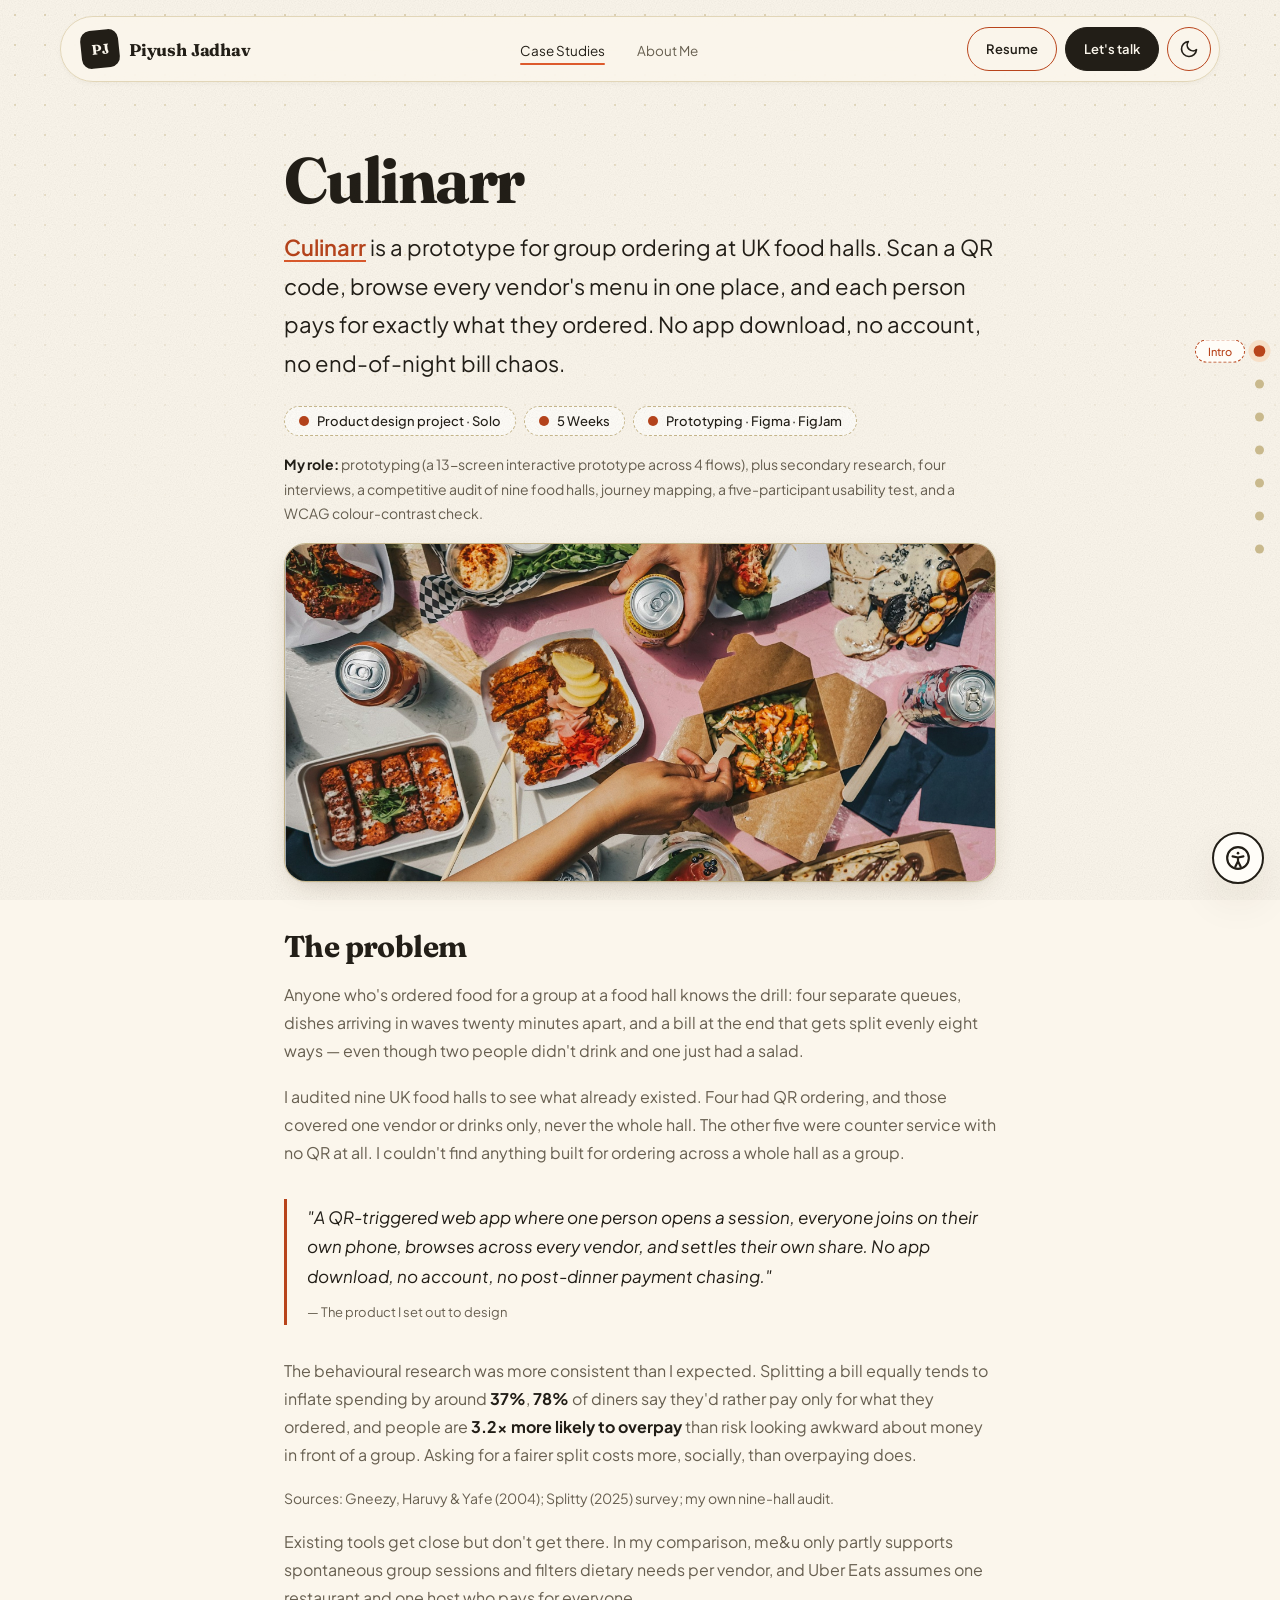
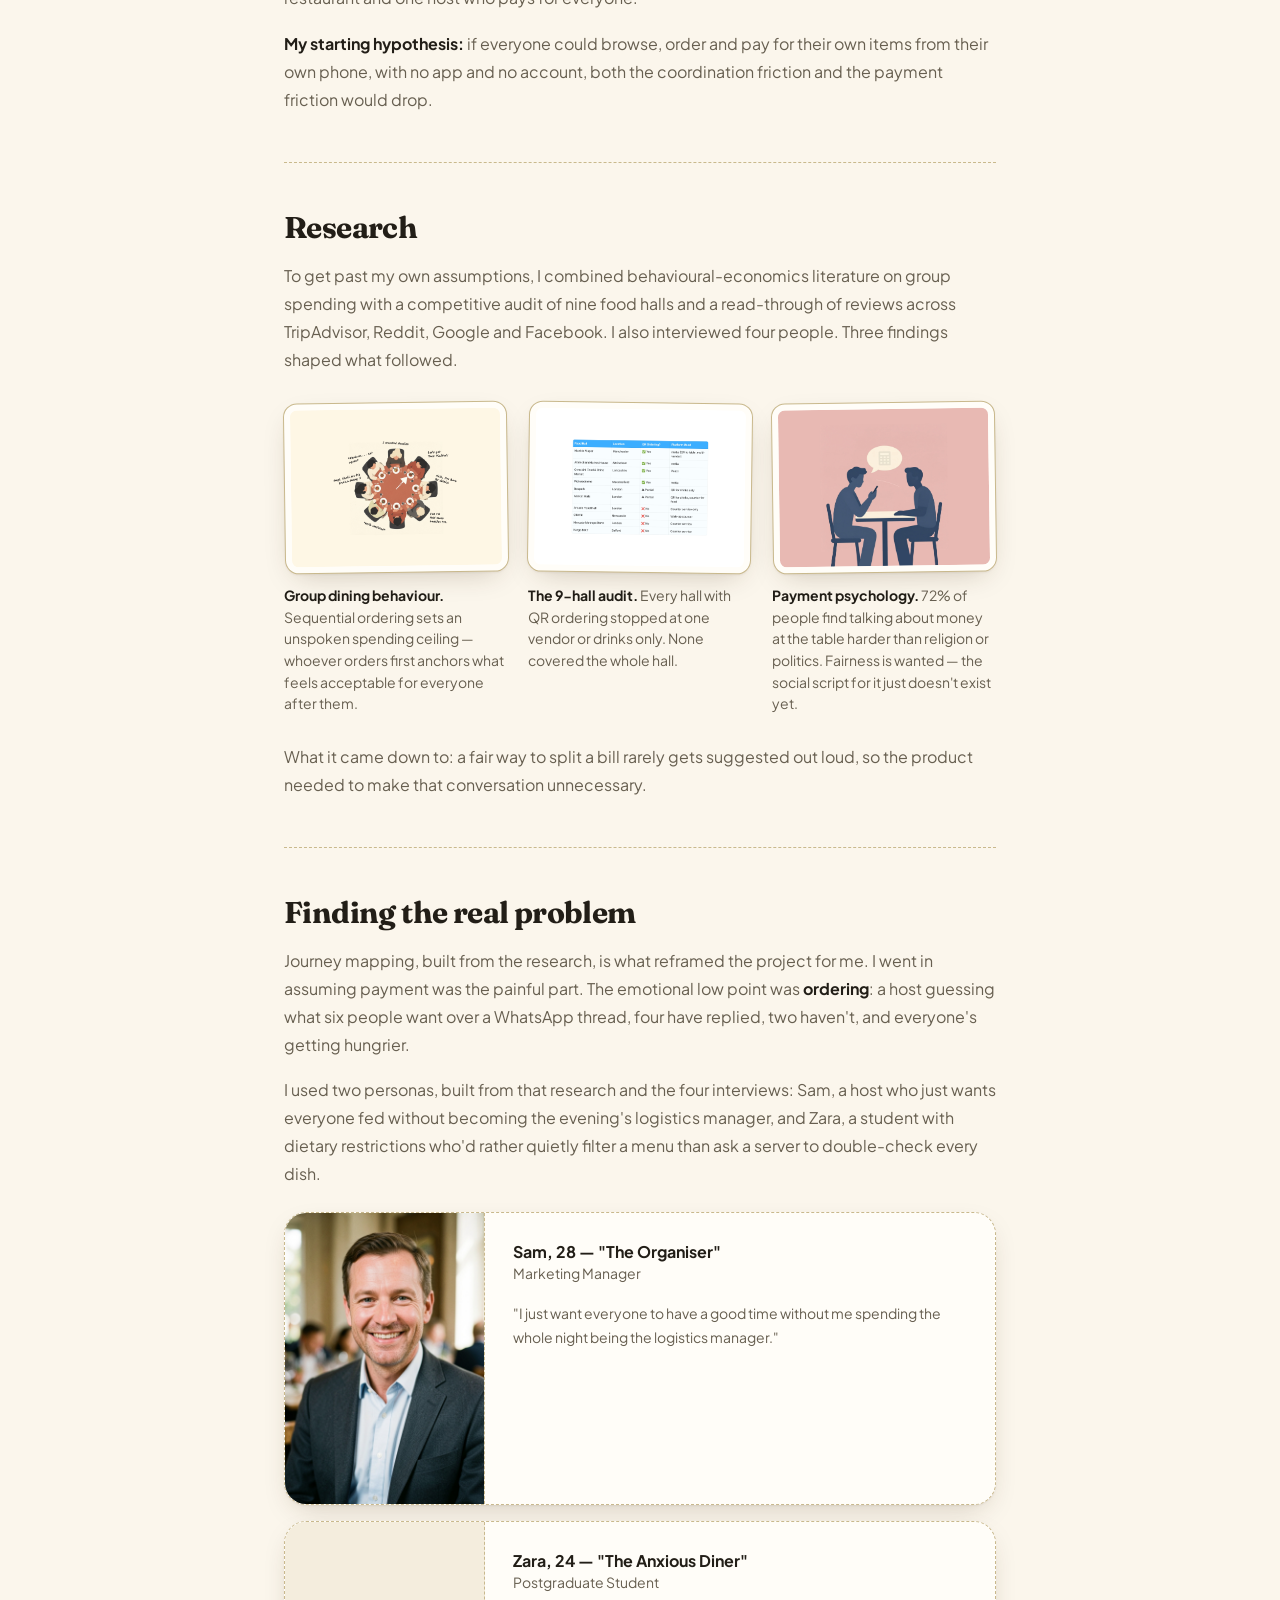
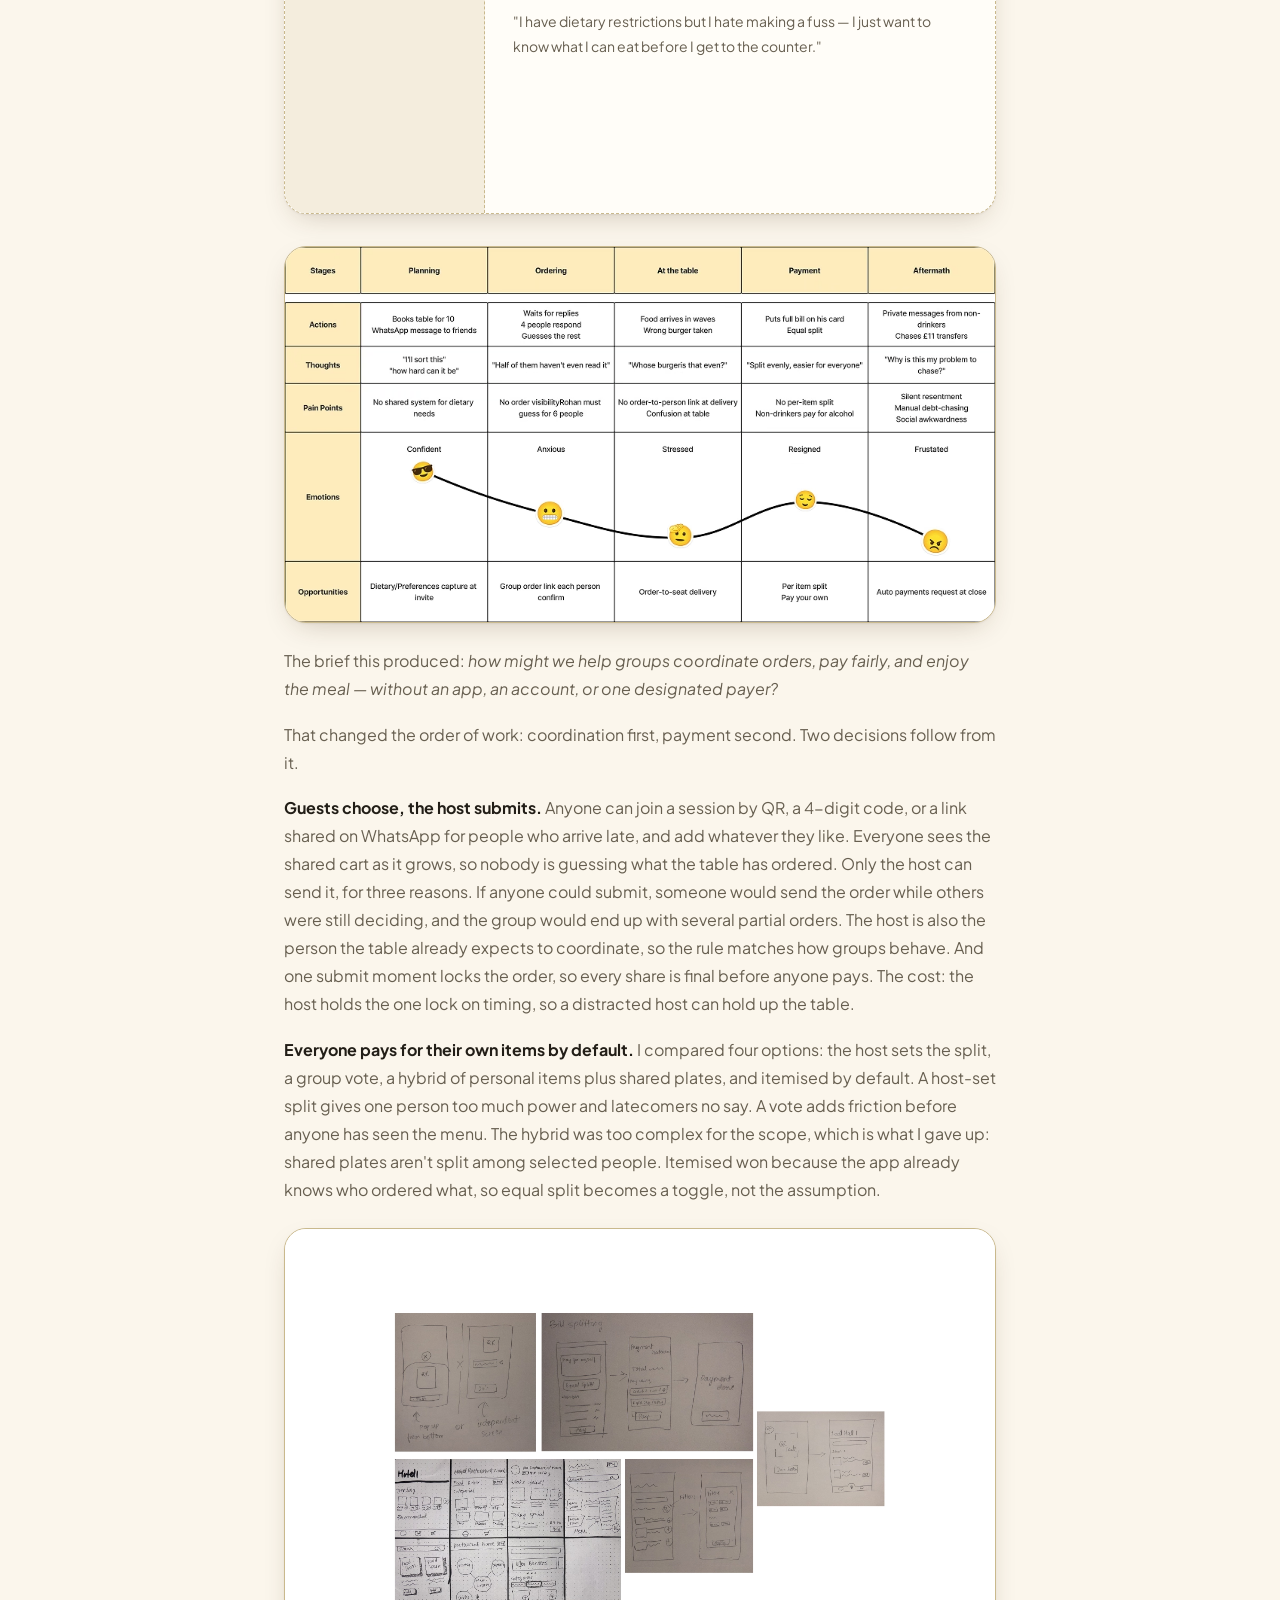
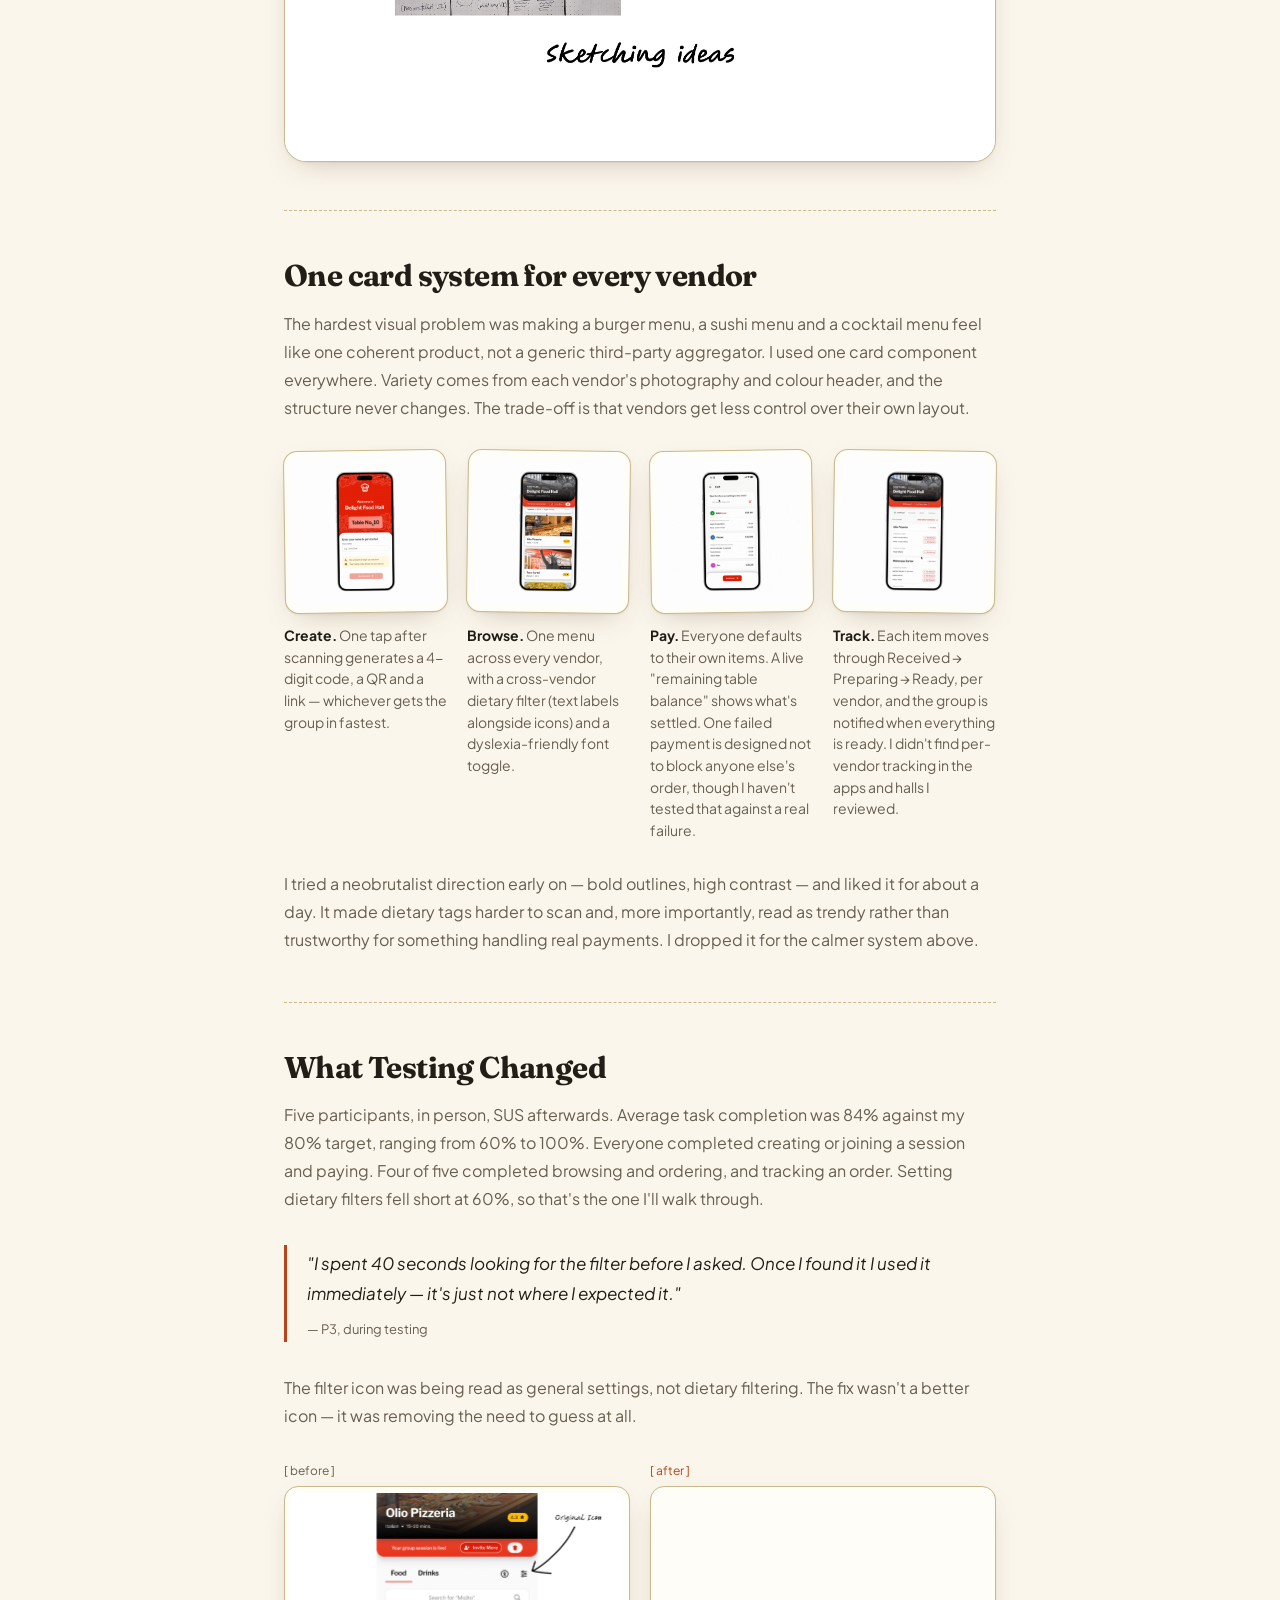
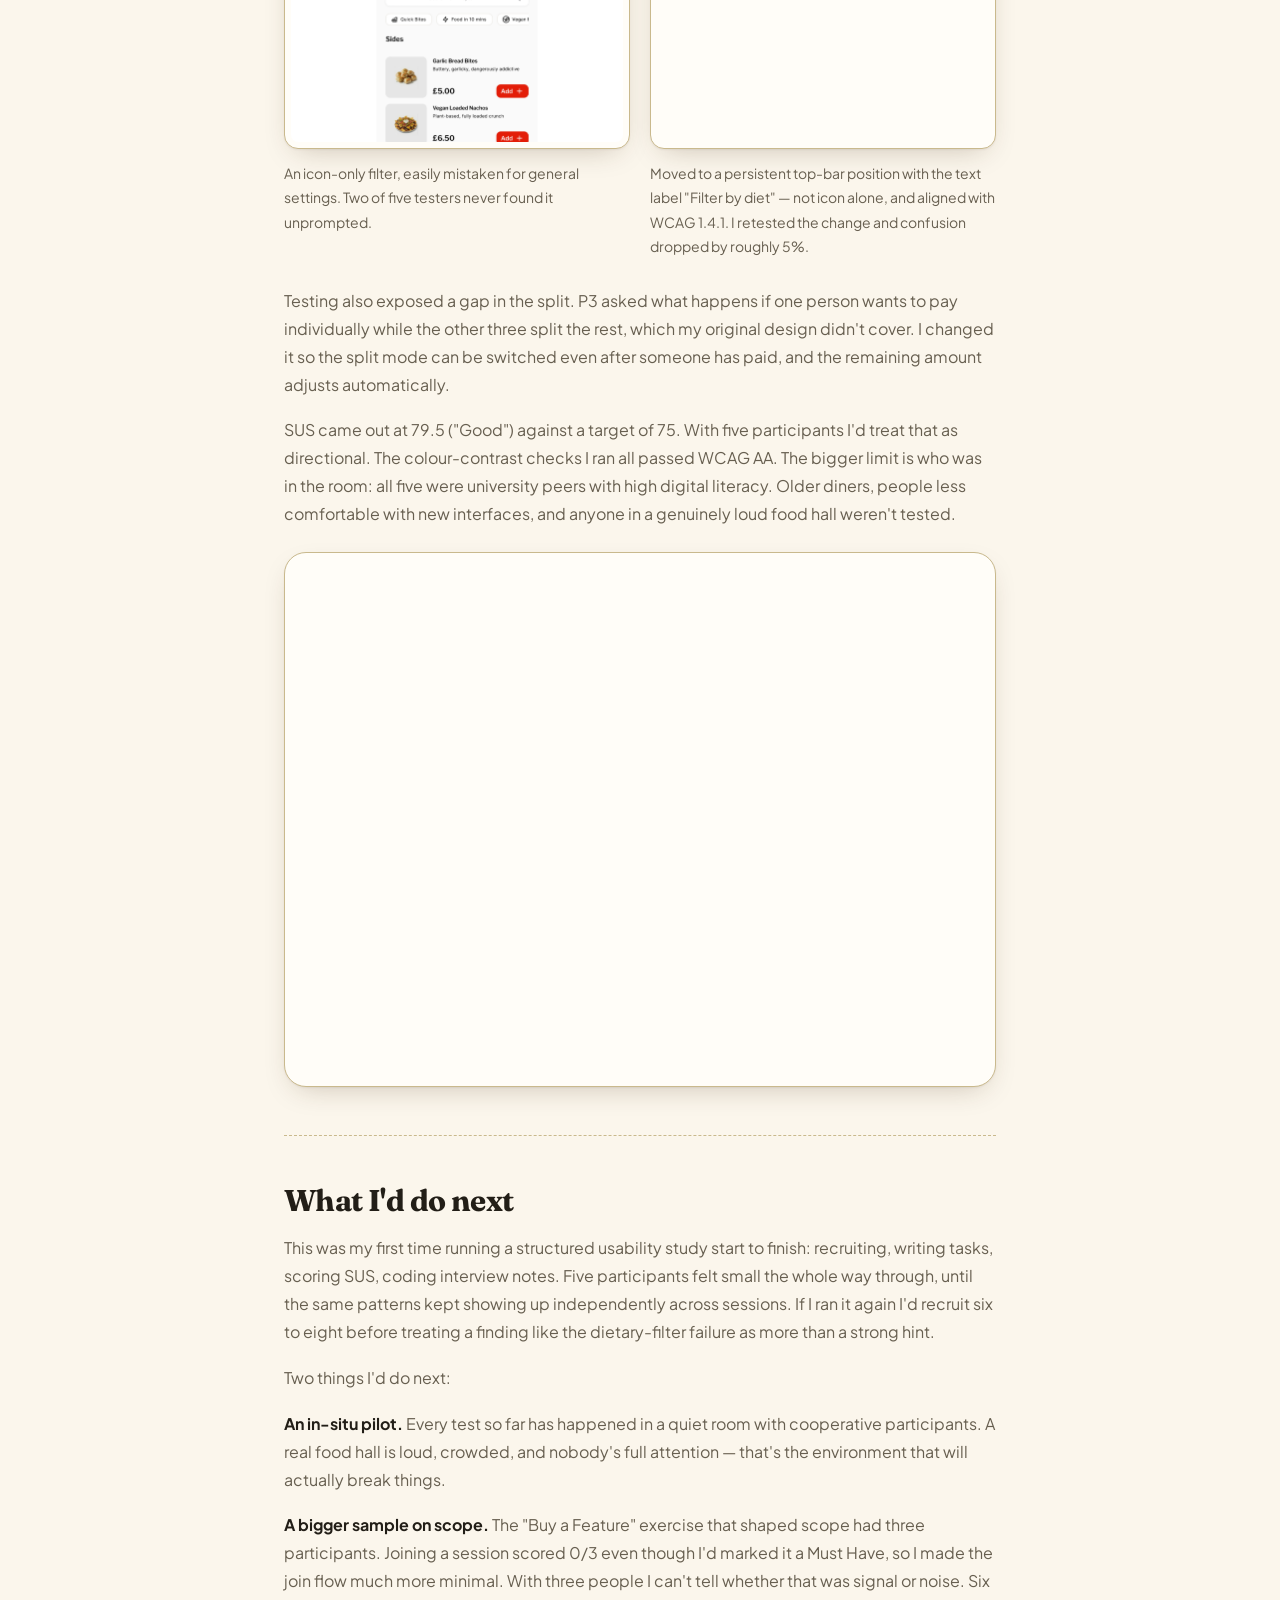
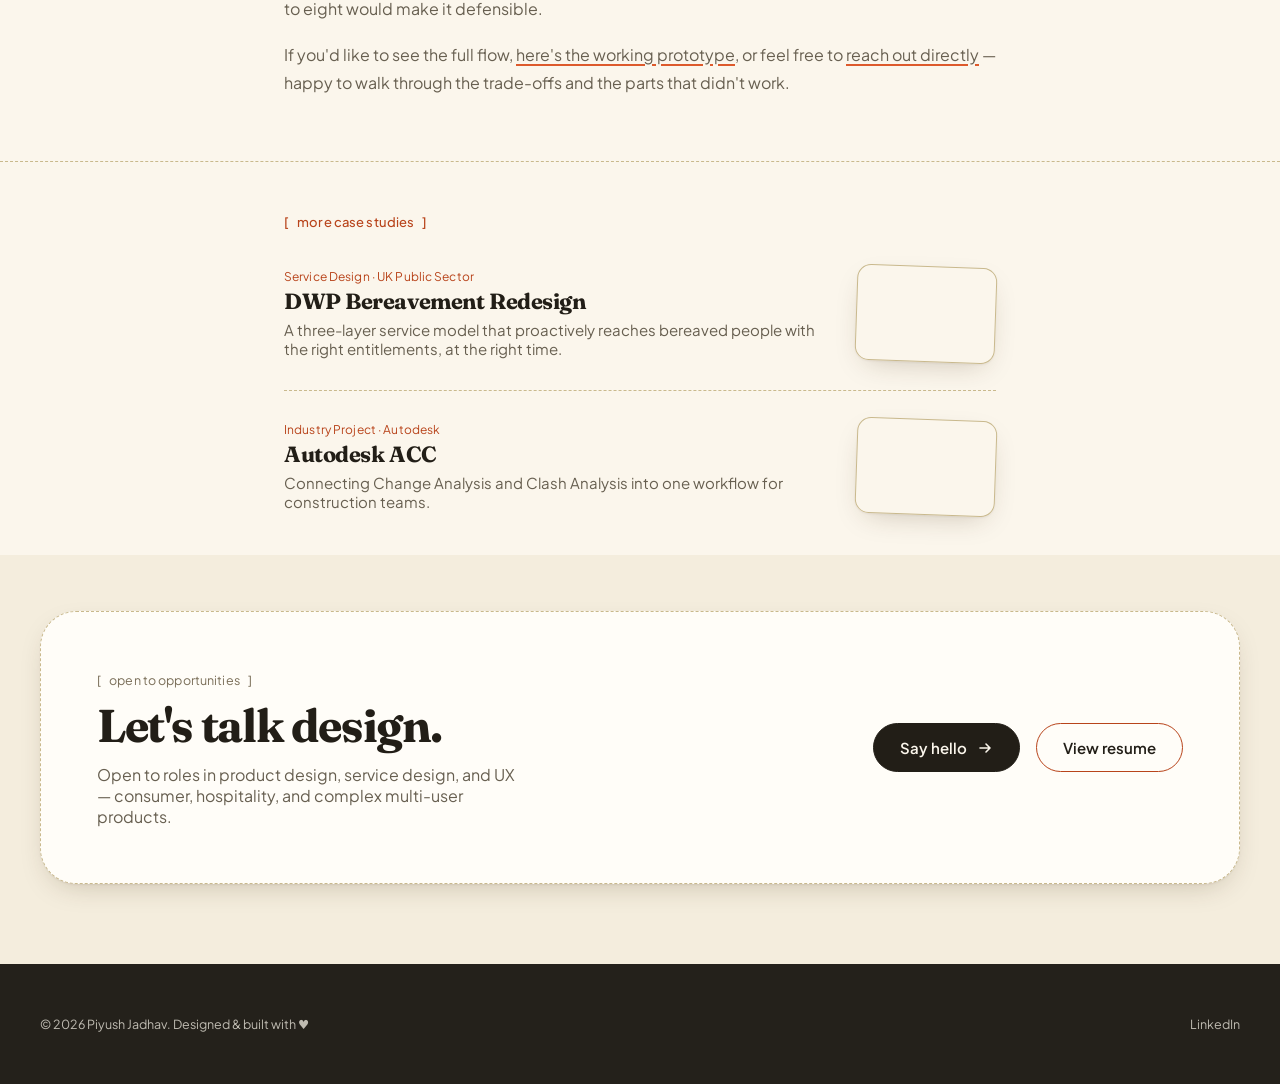
<file: site/case-studies/culinarr.html>
<!DOCTYPE html>
<html lang="en">
<head>
<meta charset="UTF-8">
<meta name="viewport" content="width=device-width, initial-scale=1.0">
<title>Culinarr — Piyush Jadhav</title>
<meta name="description" content="Culinarr — a prototype for QR-triggered group ordering at UK food halls. UX case study by Piyush Jadhav.">
<meta name="theme-color" content="#FBF6EC">
<meta property="og:title" content="Culinarr — Piyush Jadhav">
<meta property="og:description" content="Culinarr — a prototype for QR-triggered group ordering at UK food halls. UX case study by Piyush Jadhav.">
<meta property="og:type" content="article">
<link rel="icon" href="../favicon.ico" sizes="any">
<link rel="icon" type="image/svg+xml" href="../favicon.svg">
<link rel="preconnect" href="https://fonts.googleapis.com">
<link rel="preconnect" href="https://fonts.gstatic.com" crossorigin>
<link href="https://fonts.googleapis.com/css2?family=Fraunces:opsz,wght@9..144,600;9..144,700&amp;family=Plus+Jakarta+Sans:wght@400;500;600;700&amp;family=Caveat:wght@500;600&amp;display=swap" rel="stylesheet">
<link rel="stylesheet" href="../css/site.css">
<link rel="stylesheet" href="../css/tailwind.css">
<link rel="stylesheet" href="../css/case-study.css">
<script>
document.documentElement.classList.add('js');
try{var d=document.documentElement,s=JSON.parse(localStorage.getItem('pj-a11y')||'null');
if(!s){s={calm:matchMedia('(prefers-reduced-motion: reduce)').matches,contrast:matchMedia('(prefers-contrast: more)').matches}}
if(s.text)d.dataset.a11yText=s.text;
['contrast','font','calm','links','space'].forEach(function(k){if(s[k])d.setAttribute('data-a11y-'+k,'')})}catch(e){}
try{var t=null;try{t=localStorage.getItem('pj-theme')}catch(e){}
if(t!=='dark'&&t!=='light')t=matchMedia('(prefers-color-scheme: dark)').matches?'dark':'light';
d.dataset.theme=t;var m=document.querySelector('meta[name="theme-color"]');if(m)m.setAttribute('content',t==='dark'?'#17140F':'#FBF6EC')}catch(e){}
</script>
</head>
<body class="case-page">
<a href="#main" class="skip-link">Skip to content</a>

<div id="grain" aria-hidden="true"></div>

<!-- ── NAVBAR ── -->
<nav id="navbar" aria-label="Main navigation">
  <div id="navbar-inner">
    <a href="../index.html" class="nav-logo" aria-label="Piyush Jadhav — home">
      <div class="nav-logo-mark" aria-hidden="true">PJ</div>
      <span class="nav-logo-name">Piyush Jadhav</span>
    </a>
    <ul class="nav-links">
      <li><a href="../index.html#work" class="active">Case Studies</a></li>
      <li><a href="../index.html#about">About Me</a></li>
    </ul>
    <div class="nav-actions">
      <a href="../assets/Resume.pdf" target="_blank" rel="noopener" class="nav-pill nav-pill--ghost">Resume<span class="sr-only"> (opens in new tab)</span></a>
      <a href="../index.html#contact" class="nav-pill nav-pill--solid">Let's talk</a>
      <button type="button" class="theme-toggle" id="theme-toggle" aria-label="Dark mode" aria-pressed="false">
        <svg class="icon-moon" viewBox="0 0 24 24" fill="none" stroke="currentColor" stroke-width="2" stroke-linecap="round" stroke-linejoin="round" aria-hidden="true"><path d="M21 12.79A9 9 0 1 1 11.21 3 7 7 0 0 0 21 12.79z"/></svg>
        <svg class="icon-sun" viewBox="0 0 24 24" fill="none" stroke="currentColor" stroke-width="2" stroke-linecap="round" stroke-linejoin="round" aria-hidden="true"><circle cx="12" cy="12" r="4"/><path d="M12 2v2M12 20v2M4.93 4.93l1.41 1.41M17.66 17.66l1.41 1.41M2 12h2M20 12h2M4.93 19.07l1.41-1.41M17.66 6.34l1.41-1.41"/></svg>
      </button>
      <button type="button" class="nav-hamburger" id="hamburger" aria-label="Open menu" aria-expanded="false" aria-controls="mobile-menu">
        <span></span><span></span><span></span>
      </button>
    </div>
  </div>
</nav>

<!-- Mobile menu -->
<div id="mobile-menu" aria-hidden="true">
  <ul>
    <li><a href="../index.html#work" class="active">Case Studies</a></li>
    <li><a href="../index.html#about">About Me</a></li>
    <li><a href="../assets/Resume.pdf" target="_blank" rel="noopener">Resume<span class="sr-only"> (opens in new tab)</span></a></li>
    <li><a href="../index.html#contact">Let's talk →</a></li>
  </ul>
</div>

<nav id="side-stepper" aria-label="Case study sections">
  <button type="button" class="stepper-item" data-section="intro"><span class="stepper-label">Intro</span><span class="stepper-dot" aria-hidden="true"></span></button>
  <button type="button" class="stepper-item" data-section="overview"><span class="stepper-label">Problem</span><span class="stepper-dot" aria-hidden="true"></span></button>
  <button type="button" class="stepper-item" data-section="research"><span class="stepper-label">Research</span><span class="stepper-dot" aria-hidden="true"></span></button>
  <button type="button" class="stepper-item" data-section="process"><span class="stepper-label">Process</span><span class="stepper-dot" aria-hidden="true"></span></button>
  <button type="button" class="stepper-item" data-section="design"><span class="stepper-label">Design</span><span class="stepper-dot" aria-hidden="true"></span></button>
  <button type="button" class="stepper-item" data-section="testing"><span class="stepper-label">Testing</span><span class="stepper-dot" aria-hidden="true"></span></button>
  <button type="button" class="stepper-item" data-section="next"><span class="stepper-label">Next</span><span class="stepper-dot" aria-hidden="true"></span></button>
</nav>

<main id="main" tabindex="-1" class="cs-main">
    <article class="case-article">
      <div class="container">
        <div>
          <div class="max-w-3xl mx-auto px-4 sm:px-7 py-12 sm:py-16">

            <!-- ============ INTRO ============ -->
            <section id="intro" class="appear">
              <h1 class="hero-name mb-4">Culinarr</h1>
              <p class="case-lede">
                <a href="https://tinyurl.com/culinarrprototype" target="_blank" rel="noopener">Culinarr<span class="sr-only"> (opens in new tab)</span></a>
                is a prototype for group ordering at UK food halls. Scan a QR code, browse every vendor's menu in one place, and each person pays for exactly what they ordered. No app download, no account, no end-of-night bill chaos.
              </p>

              <div class="flex flex-wrap gap-2 mt-6 mb-4">
                <span class="case-meta-pill"><span class="dot"></span>Product design project · Solo</span>
                <span class="case-meta-pill"><span class="dot"></span>5 Weeks</span>
                <span class="case-meta-pill"><span class="dot"></span>Prototyping · Figma · FigJam</span>
              </div>

              <p class="text-sm mb-8"><strong>My role:</strong> prototyping (a 13-screen interactive prototype across 4 flows), plus secondary research, four interviews, a competitive audit of nine food halls, journey mapping, a five-participant usability test, and a WCAG colour-contrast check.</p>

              <img src="../images/case-studies/culinarr/01home.avif" width="1200" height="900" fetchpriority="high" decoding="async" alt="Culinarr home screen" class="w-full rounded-2xl border border-border" />
            </section>

            <!-- ============ OVERVIEW ============ -->
            <section id="overview" class="mt-4">
              <h2>The problem</h2>
              <p>Anyone who's ordered food for a group at a food hall knows the drill: four separate queues, dishes arriving in waves twenty minutes apart, and a bill at the end that gets split evenly eight ways — even though two people didn't drink and one just had a salad.</p>
              <p>I audited nine UK food halls to see what already existed. Four had QR ordering, and those covered one vendor or drinks only, never the whole hall. The other five were counter service with no QR at all. I couldn't find anything built for ordering across a whole hall as a group.</p>

              <div class="case-pullquote">
                <p>"A QR-triggered web app where one person opens a session, everyone joins on their own phone, browses across every vendor, and settles their own share. No app download, no account, no post-dinner payment chasing."</p>
                <cite>— The product I set out to design</cite>
              </div>

              <!-- VERIFY before publishing: add the specific source for the 3.2x overpay stat and the 72% money-talk stat (used in Research). -->
              <p>The behavioural research was more consistent than I expected. Splitting a bill equally tends to inflate spending by around <strong>37%</strong>, <strong>78%</strong> of diners say they'd rather pay only for what they ordered, and people are <strong>3.2× more likely to overpay</strong> than risk looking awkward about money in front of a group. Asking for a fairer split costs more, socially, than overpaying does.</p>
              <p class="text-sm text-muted-foreground">Sources: Gneezy, Haruvy &amp; Yafe (2004); Splitty (2025) survey; my own nine-hall audit.</p>
              <p>Existing tools get close but don't get there. In my comparison, me&amp;u only partly supports spontaneous group sessions and filters dietary needs per vendor, and Uber Eats assumes one restaurant and one host who pays for everyone.</p>
              <p><strong>My starting hypothesis:</strong> if everyone could browse, order and pay for their own items from their own phone, with no app and no account, both the coordination friction and the payment friction would drop.</p>
            </section>

            <hr />

            <!-- ============ RESEARCH ============ -->
            <section id="research">
              <h2>Research</h2>
              <p>To get past my own assumptions, I combined behavioural-economics literature on group spending with a competitive audit of nine food halls and a read-through of reviews across TripAdvisor, Reddit, Google and Facebook. I also interviewed four people. Three findings shaped what followed.</p>
              <!-- CONFIRM: one line on who the four interviewees were and what you asked them, so this isn't a bare claim. -->

              <div class="case-gallery" style="--gallery-cols: 3;">
                <div class="case-gallery-item">
                  <img src="../images/case-studies/culinarr/e_1.avif" width="900" height="700" loading="lazy" decoding="async" alt="Group dining behaviour research" />
                  <p><strong>Group dining behaviour.</strong> Sequential ordering sets an unspoken spending ceiling — whoever orders first anchors what feels acceptable for everyone after them.</p>
                </div>
                <div class="case-gallery-item">
                  <img src="../images/case-studies/culinarr/e_2.avif" width="900" height="700" loading="lazy" decoding="async" alt="Food hall competitive audit" />
                  <p><strong>The 9-hall audit.</strong> Every hall with QR ordering stopped at one vendor or drinks only. None covered the whole hall.</p>
                </div>
                <div class="case-gallery-item">
                  <img src="../images/case-studies/culinarr/e_3.avif" width="900" height="700" loading="lazy" decoding="async" alt="Payment splitting psychology research" />
                  <p><strong>Payment psychology.</strong> 72% of people find talking about money at the table harder than religion or politics. Fairness is wanted — the social script for it just doesn't exist yet.</p>
                </div>
              </div>

              <p>What it came down to: a fair way to split a bill rarely gets suggested out loud, so the product needed to make that conversation unnecessary.</p>
            </section>

            <hr />

            <!-- ============ PROCESS: DEFINE + PERSONAS ============ -->
            <section id="process">
              <h2>Finding the real problem</h2>
              <p>Journey mapping, built from the research, is what reframed the project for me. I went in assuming payment was the painful part. The emotional low point was <strong>ordering</strong>: a host guessing what six people want over a WhatsApp thread, four have replied, two haven't, and everyone's getting hungrier.</p>
              <p>I used two personas, built from that research and the four interviews: Sam, a host who just wants everyone fed without becoming the evening's logistics manager, and Zara, a student with dietary restrictions who'd rather quietly filter a menu than ask a server to double-check every dish.</p>

              <div class="appear case-persona-card mt-6">
                <div class="case-persona-avatar"><img src="../images/case-studies/culinarr/persona_adam.avif" width="600" height="760" loading="lazy" decoding="async" alt="Sam persona" /></div>
                <div class="case-persona-body">
                  <div><div class="font-bold text-primary">Sam, 28 — "The Organiser"</div><div class="text-sm text-muted-foreground">Marketing Manager</div></div>
                  <p class="text-sm">"I just want everyone to have a good time without me spending the whole night being the logistics manager."</p>
                </div>
              </div>
              <div class="appear case-persona-card mt-4">
                <div class="case-persona-avatar"><img src="../images/case-studies/culinarr/persona_zara.avif" width="600" height="760" loading="lazy" decoding="async" alt="Zara persona" /></div>
                <div class="case-persona-body">
                  <div><div class="font-bold text-primary">Zara, 24 — "The Anxious Diner"</div><div class="text-sm text-muted-foreground">Postgraduate Student</div></div>
                  <p class="text-sm">"I have dietary restrictions but I hate making a fuss — I just want to know what I can eat before I get to the counter."</p>
                </div>
              </div>

              <img src="../images/case-studies/culinarr/01journeymap.avif" width="1600" height="700" loading="lazy" decoding="async" alt="Customer journey map" class="w-full rounded-2xl border border-border mt-8" />

              <p class="mt-6">The brief this produced: <em>how might we help groups coordinate orders, pay fairly, and enjoy the meal — without an app, an account, or one designated payer?</em></p>

              <p>That changed the order of work: coordination first, payment second. Two decisions follow from it.</p>

              <p><strong>Guests choose, the host submits.</strong> Anyone can join a session by QR, a 4-digit code, or a link shared on WhatsApp for people who arrive late, and add whatever they like. Everyone sees the shared cart as it grows, so nobody is guessing what the table has ordered. Only the host can send it, for three reasons. If anyone could submit, someone would send the order while others were still deciding, and the group would end up with several partial orders. The host is also the person the table already expects to coordinate, so the rule matches how groups behave. And one submit moment locks the order, so every share is final before anyone pays. The cost: the host holds the one lock on timing, so a distracted host can hold up the table.</p>
              <!-- CONFIRM: check the three reasons for host-submits match what you actually decided and why. -->

              <p><strong>Everyone pays for their own items by default.</strong> I compared four options: the host sets the split, a group vote, a hybrid of personal items plus shared plates, and itemised by default. A host-set split gives one person too much power and latecomers no say. A vote adds friction before anyone has seen the menu. The hybrid was too complex for the scope, which is what I gave up: shared plates aren't split among selected people. Itemised won because the app already knows who ordered what, so equal split becomes a toggle, not the assumption.</p>

              <img src="../images/case-studies/culinarr/cul_wireframe.avif" width="1600" height="900" loading="lazy" decoding="async" alt="Early wireframes" class="w-full rounded-2xl border border-border mt-6" />
            </section>

            <hr />

            <!-- ============ DESIGN ============ -->
            <section id="design">
              <h2>One card system for every vendor</h2>
              <p>The hardest visual problem was making a burger menu, a sushi menu and a cocktail menu feel like one coherent product, not a generic third-party aggregator. I used one card component everywhere. Variety comes from each vendor's photography and colour header, and the structure never changes. The trade-off is that vendors get less control over their own layout.</p>

              <div class="case-gallery" style="--gallery-cols: 4;">
                <div class="case-gallery-item">
                  <img src="../images/case-studies/culinarr/ks-one.gif" width="900" height="700" loading="lazy" decoding="async" alt="Create and share a group session" />
                  <p><strong>Create.</strong> One tap after scanning generates a 4-digit code, a QR and a link — whichever gets the group in fastest.</p>
                </div>
                <div class="case-gallery-item">
                  <img src="../images/case-studies/culinarr/ks-flow2.gif" width="900" height="700" loading="lazy" decoding="async" alt="Browse the unified menu" />
                  <p><strong>Browse.</strong> One menu across every vendor, with a cross-vendor dietary filter (text labels alongside icons) and a dyslexia-friendly font toggle.</p>
                </div>
                <div class="case-gallery-item">
                  <img src="../images/case-studies/culinarr/ks-flow1.gif" width="900" height="700" loading="lazy" decoding="async" alt="Pay your own share" />
                  <p><strong>Pay.</strong> Everyone defaults to their own items. A live "remaining table balance" shows what's settled. One failed payment is designed not to block anyone else's order, though I haven't tested that against a real failure.</p>
                </div>
                <div class="case-gallery-item">
                  <img src="../images/case-studies/culinarr/ks-flow4.gif" width="900" height="700" loading="lazy" decoding="async" alt="Track order status" />
                  <p><strong>Track.</strong> Each item moves through Received → Preparing → Ready, per vendor, and the group is notified when everything is ready. I didn't find per-vendor tracking in the apps and halls I reviewed.</p>
                </div>
              </div>

              <p>I tried a neobrutalist direction early on — bold outlines, high contrast — and liked it for about a day. It made dietary tags harder to scan and, more importantly, read as trendy rather than trustworthy for something handling real payments. I dropped it for the calmer system above.</p>
            </section>

            <hr />

            <!-- ============ TESTING ============ -->
            <section id="testing">
              <h2>What Testing Changed</h2>
              <p>Five participants, in person, SUS afterwards. Average task completion was 84% against my 80% target, ranging from 60% to 100%. Everyone completed creating or joining a session and paying. Four of five completed browsing and ordering, and tracking an order. Setting dietary filters fell short at 60%, so that's the one I'll walk through.</p>

              <div class="case-pullquote">
                <p>"I spent 40 seconds looking for the filter before I asked. Once I found it I used it immediately — it's just not where I expected it."</p>
                <cite>— P3, during testing</cite>
              </div>

              <p>The filter icon was being read as general settings, not dietary filtering. The fix wasn't a better icon — it was removing the need to guess at all.</p>

              <div class="case-pair">
                <div class="case-pair-item">
                  <span class="tag">Before</span>
                  <img src="../images/case-studies/culinarr/c_1.avif" width="900" height="600" loading="lazy" decoding="async" alt="Before — icon-only dietary filter" />
                  <p>An icon-only filter, easily mistaken for general settings. Two of five testers never found it unprompted.</p>
                </div>
                <div class="case-pair-item is-after">
                  <span class="tag">After</span>
                  <img src="../images/case-studies/culinarr/c_2.avif" width="900" height="600" loading="lazy" decoding="async" alt="After — labelled top-bar filter" />
                  <p>Moved to a persistent top-bar position with the text label "Filter by diet" — not icon alone, and aligned with WCAG 1.4.1. I retested the change and confusion dropped by roughly 5%.</p>
                  <!-- CONFIRM: what was measured, with how many people, for the ~5% figure. With very small samples one person moves the number by far more than 5 points, so say what the 5% is a percentage of. -->
                </div>
              </div>

              <p>Testing also exposed a gap in the split. P3 asked what happens if one person wants to pay individually while the other three split the rest, which my original design didn't cover. I changed it so the split mode can be switched even after someone has paid, and the remaining amount adjusts automatically.</p>

              <p>SUS came out at 79.5 ("Good") against a target of 75. With five participants I'd treat that as directional. The colour-contrast checks I ran all passed WCAG AA. The bigger limit is who was in the room: all five were university peers with high digital literacy. Older diners, people less comfortable with new interfaces, and anyone in a genuinely loud food hall weren't tested.</p>

              <img src="../images/case-studies/culinarr/cul_prototype.avif" width="1600" height="900" loading="lazy" decoding="async" alt="Final hi-fi prototype" class="w-full rounded-2xl border border-border mt-6" />
            </section>

            <hr />

            <!-- ============ WHAT'S NEXT ============ -->
            <section id="next">
              <h2>What I'd do next</h2>
              <p>This was my first time running a structured usability study start to finish: recruiting, writing tasks, scoring SUS, coding interview notes. Five participants felt small the whole way through, until the same patterns kept showing up independently across sessions. If I ran it again I'd recruit six to eight before treating a finding like the dietary-filter failure as more than a strong hint.</p>
              <p>Two things I'd do next:</p>
              <p><strong>An in-situ pilot.</strong> Every test so far has happened in a quiet room with cooperative participants. A real food hall is loud, crowded, and nobody's full attention — that's the environment that will actually break things.</p>
              <p><strong>A bigger sample on scope.</strong> The "Buy a Feature" exercise that shaped scope had three participants. Joining a session scored 0/3 even though I'd marked it a Must Have, so I made the join flow much more minimal. With three people I can't tell whether that was signal or noise. Six to eight would make it defensible.</p>
              <p>If you'd like to see the full flow, <a href="https://tinyurl.com/culinarrprototype" target="_blank" rel="noopener">here's the working prototype<span class="sr-only"> (opens in new tab)</span></a>, or feel free to <a href="mailto:work.piyushjadhav@gmail.com">reach out directly</a> — happy to walk through the trade-offs and the parts that didn't work.</p>
            </section>

          </div>
        </div>
      </div>
    </article>

    <!-- ================= MORE CASE STUDIES ================= -->
    <section>
      <div class="container">
        <div>
          <div class="max-w-3xl mx-auto px-4 sm:px-7 case-more-wrap">
            <h2 class="eyebrow eyebrow--case mb-2">more case studies</h2>
            <div class="case-more-list">
              <a href="dwp.html" class="case-more-item">
                <div>
                  <div class="eyebrow">Service Design · UK Public Sector</div>
                  <h3>DWP Bereavement Redesign</h3>
                  <p>A three-layer service model that proactively reaches bereaved people with the right entitlements, at the right time.</p>
                </div>
                <img src="../images/case-studies/dwp/dwp_bg.avif" width="1200" height="900" loading="lazy" decoding="async" alt="DWP Bereavement Redesign thumbnail" />
              </a>
              <a href="autodesk.html" class="case-more-item">
                <div>
                  <div class="eyebrow">Industry Project · Autodesk</div>
                  <h3>Autodesk ACC</h3>
                  <p>Connecting Change Analysis and Clash Analysis into one workflow for construction teams.</p>
                </div>
                <img src="../images/case-studies/autodesk/ad_bg.avif" width="1200" height="900" loading="lazy" decoding="async" alt="Autodesk ACC thumbnail" />
              </a>
            </div>
          </div>
        </div>
      </div>
    </section>

  </main>

<section id="contact" aria-labelledby="contact-title">
  <div class="container">
    <div class="contact-card reveal">
      <div class="contact-left">
        <span class="eyebrow">open to opportunities</span>
        <h2 class="section-title" id="contact-title">Let's talk design.</h2>
        <p class="contact-sub">Open to roles in product design, service design, and UX — consumer, hospitality, and complex multi-user products.</p>
      </div>
      <div class="contact-actions">
        <a href="mailto:work.piyushjadhav@gmail.com" class="btn-primary">Say hello<svg class="icn" width="16" height="16" viewBox="0 0 16 16" fill="none" aria-hidden="true"><path d="M3 8h10M9 4l4 4-4 4" stroke="currentColor" stroke-width="1.6" stroke-linecap="round" stroke-linejoin="round"/></svg></a>
        <a href="../assets/Resume.pdf" target="_blank" rel="noopener" class="btn-ghost">View resume<span class="sr-only"> (opens in new tab)</span></a>
      </div>
    </div>
  </div>
</section>

<footer>
  <div class="container">
    <div class="footer-inner">
      <span class="footer-left">© 2026 Piyush Jadhav. Designed &amp; built with ♥</span>
      <div class="footer-links">
        <a href="https://www.linkedin.com/in/piyushjadhavdesign/" target="_blank" rel="noopener">LinkedIn<span class="sr-only"> (opens in new tab)</span></a>
      </div>
    </div>
  </div>
</footer>

<!-- ── ACCESSIBILITY ── -->
<div id="a11y-widget">
  <section id="a11y-panel" aria-labelledby="a11y-title" hidden>
    <h2 id="a11y-title">Accessibility</h2>
    <button type="button" class="a11y-row a11y-row--preset" role="switch" aria-checked="false" id="a11y-preset"><span>Accessible view<small>One tap: larger text, high contrast, calm layout</small></span><span class="a11y-track" aria-hidden="true"></span></button>
    <div class="a11y-group" role="group" aria-labelledby="a11y-size-label">
      <span id="a11y-size-label">Text size</span>
      <div class="a11y-sizes">
        <button type="button" class="a11y-size" data-text="0" aria-pressed="true" aria-label="Default text size" style="font-size:.875rem">A</button>
        <button type="button" class="a11y-size" data-text="1" aria-pressed="false" aria-label="Large text size" style="font-size:1.0625rem">A</button>
        <button type="button" class="a11y-size" data-text="2" aria-pressed="false" aria-label="Extra large text size" style="font-size:1.3125rem">A</button>
      </div>
    </div>
    <button type="button" class="a11y-row" role="switch" aria-checked="false" data-flag="contrast"><span>High contrast</span><span class="a11y-track" aria-hidden="true"></span></button>
    <button type="button" class="a11y-row" role="switch" aria-checked="false" data-flag="font"><span>Readable font<small>Atkinson Hyperlegible</small></span><span class="a11y-track" aria-hidden="true"></span></button>
    <button type="button" class="a11y-row" role="switch" aria-checked="false" data-flag="calm"><span>Calm layout<small>No motion, tilt or texture</small></span><span class="a11y-track" aria-hidden="true"></span></button>
    <button type="button" class="a11y-row" role="switch" aria-checked="false" data-flag="links"><span>Underline links</span><span class="a11y-track" aria-hidden="true"></span></button>
    <button type="button" class="a11y-row" role="switch" aria-checked="false" data-flag="space"><span>Roomier text spacing</span><span class="a11y-track" aria-hidden="true"></span></button>
    <button type="button" class="a11y-reset" id="a11y-reset">Reset all</button>
  </section>
  <button type="button" id="a11y-fab" aria-expanded="false" aria-controls="a11y-panel" aria-label="Accessibility options">
    <svg width="26" height="26" viewBox="0 0 24 24" fill="none" stroke="currentColor" stroke-width="2" stroke-linecap="round" stroke-linejoin="round" aria-hidden="true"><circle cx="12" cy="12" r="10"/><circle cx="12" cy="7.5" r="1.2" fill="currentColor" stroke="none"/><path d="M7 10.5l5 1 5-1M12 11.5v3.5M9.5 20l2.5-5 2.5 5"/></svg>
  </button>
</div>

<script src="../js/site.js" defer></script>
<script src="../js/case-study.js" defer></script>
</body>
</html>
</file>
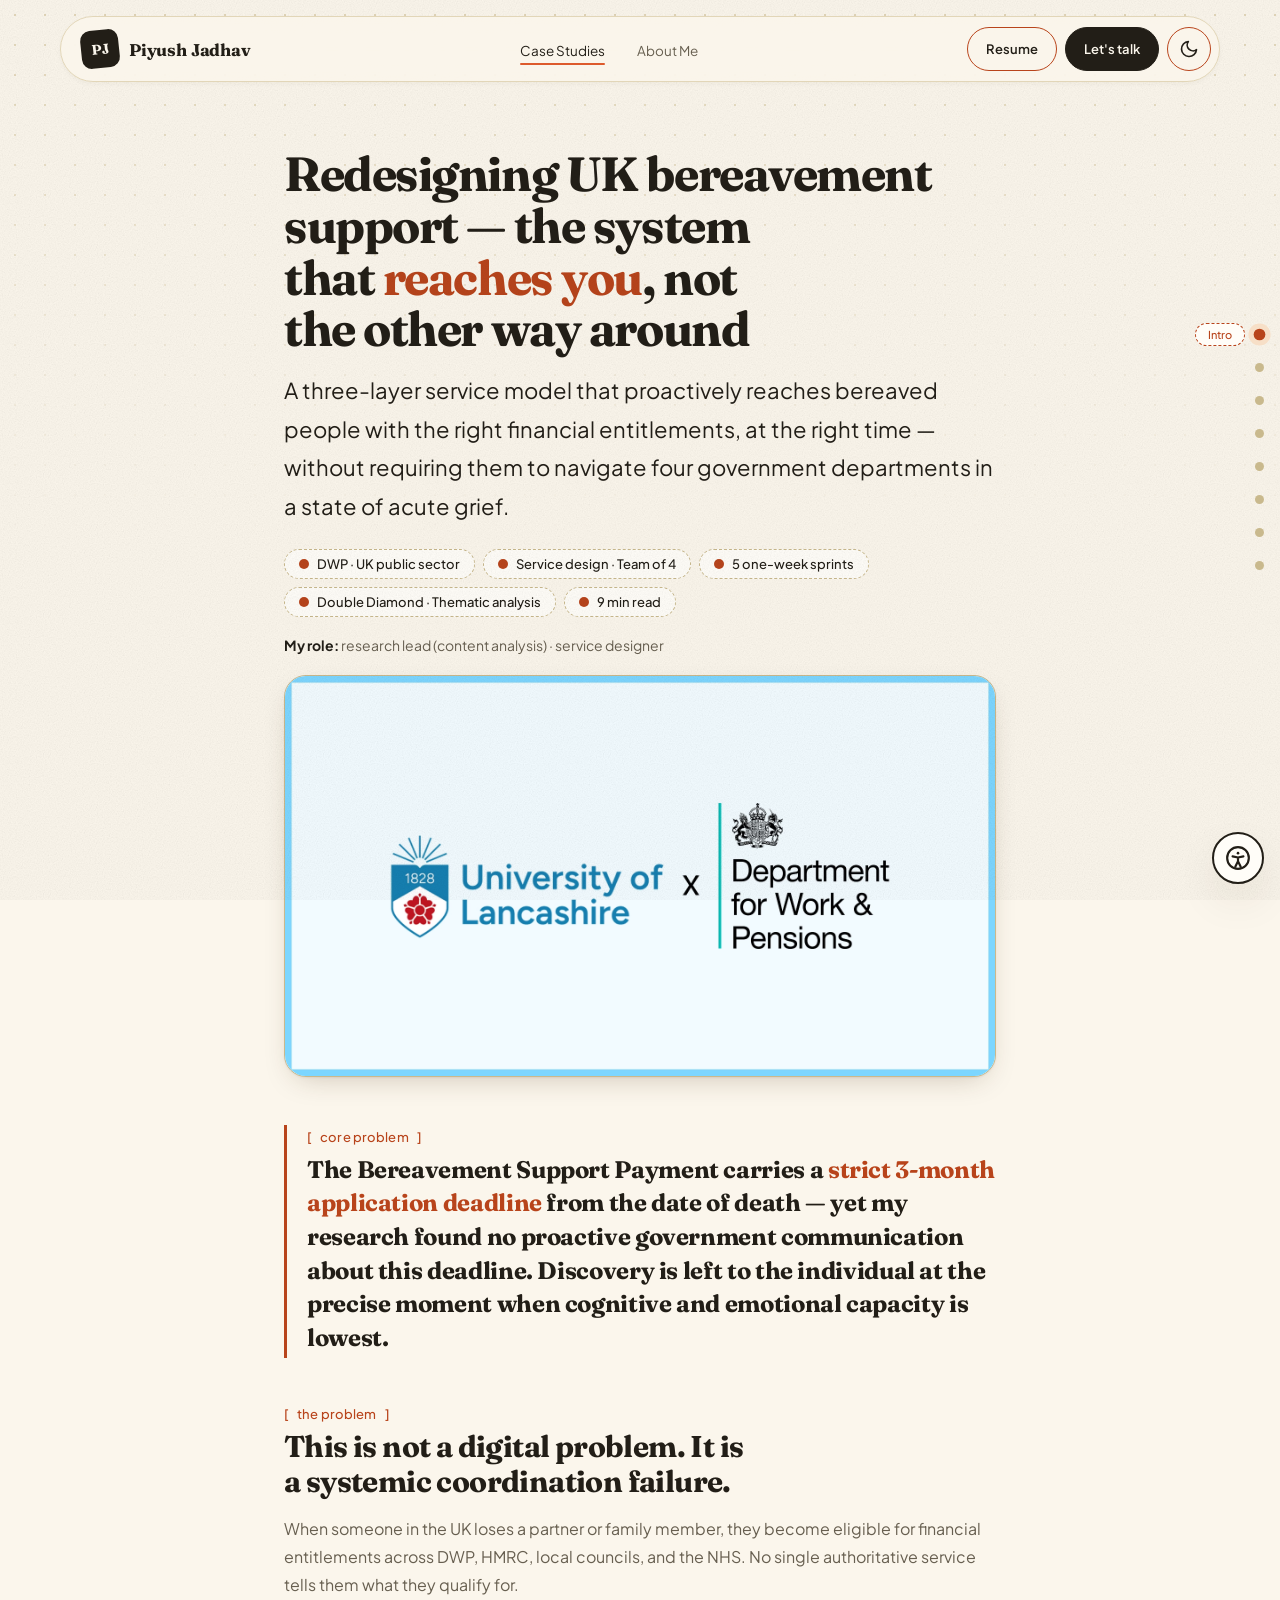
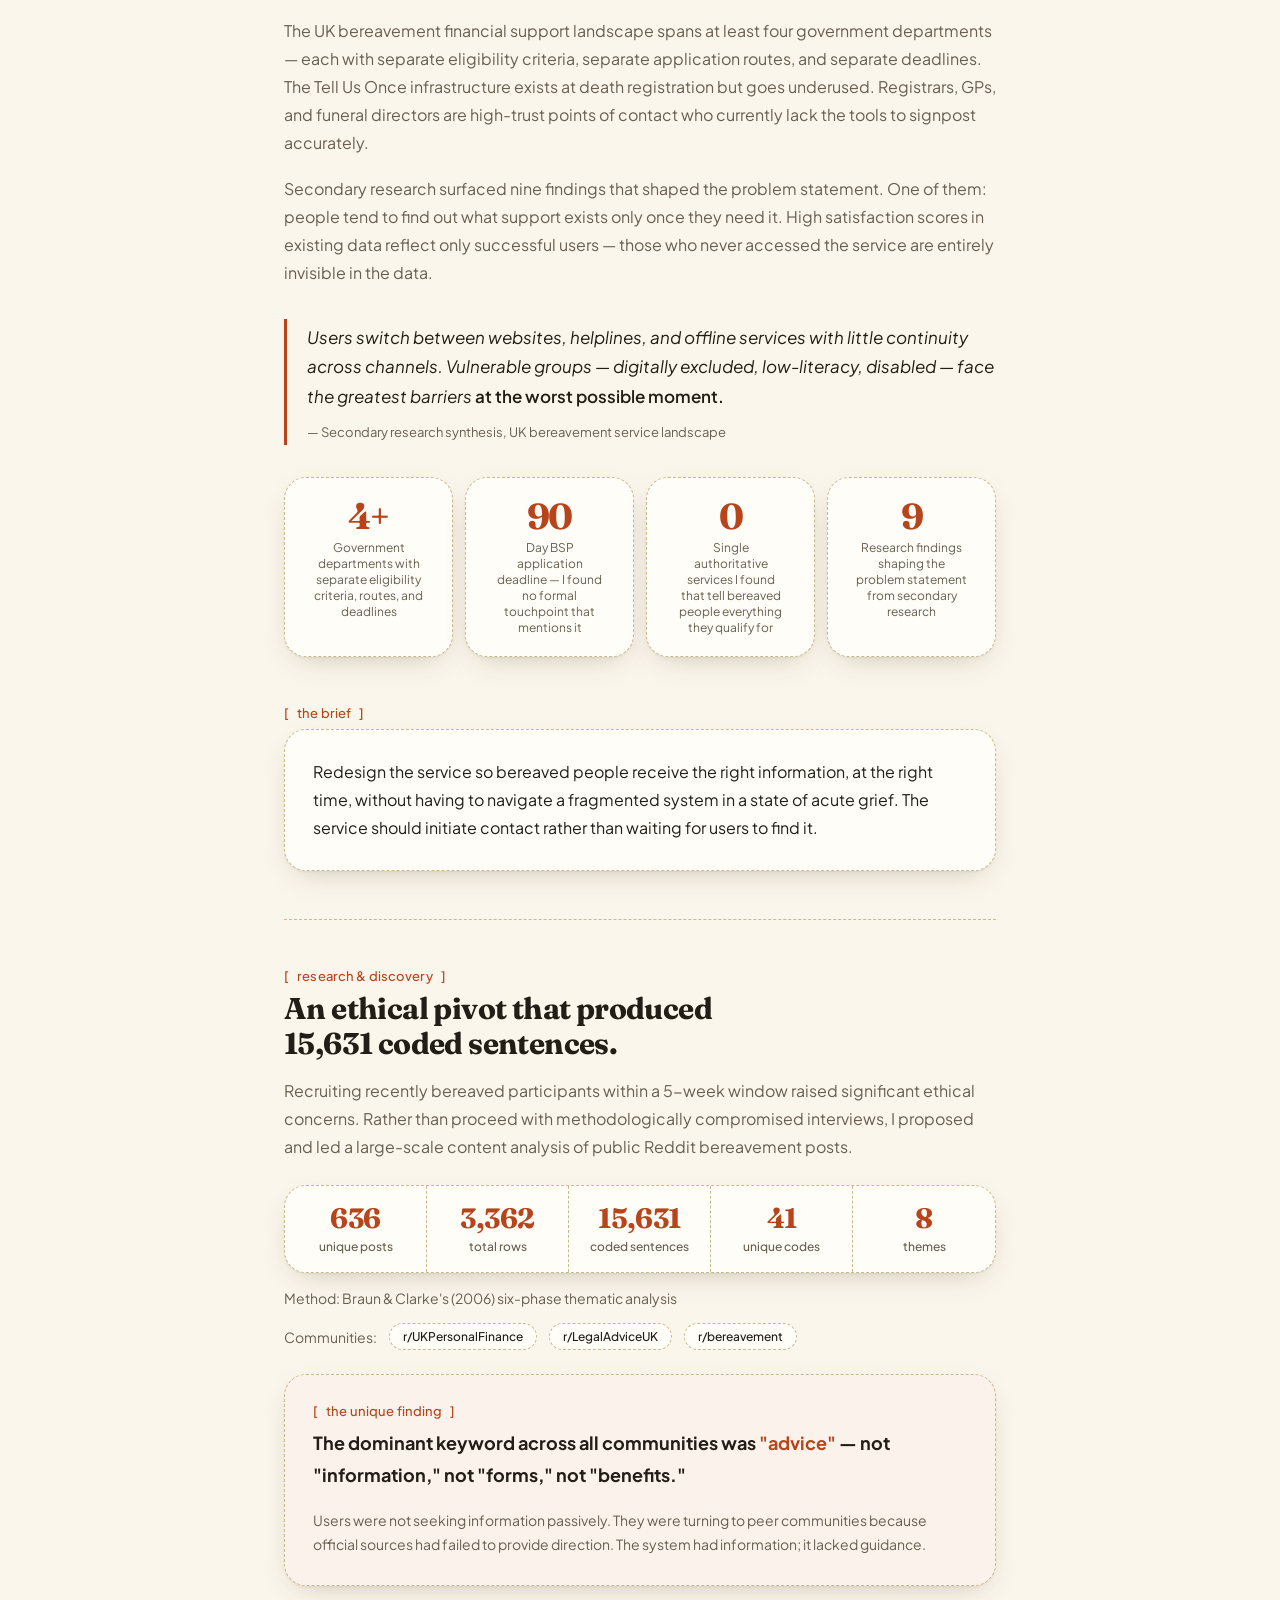
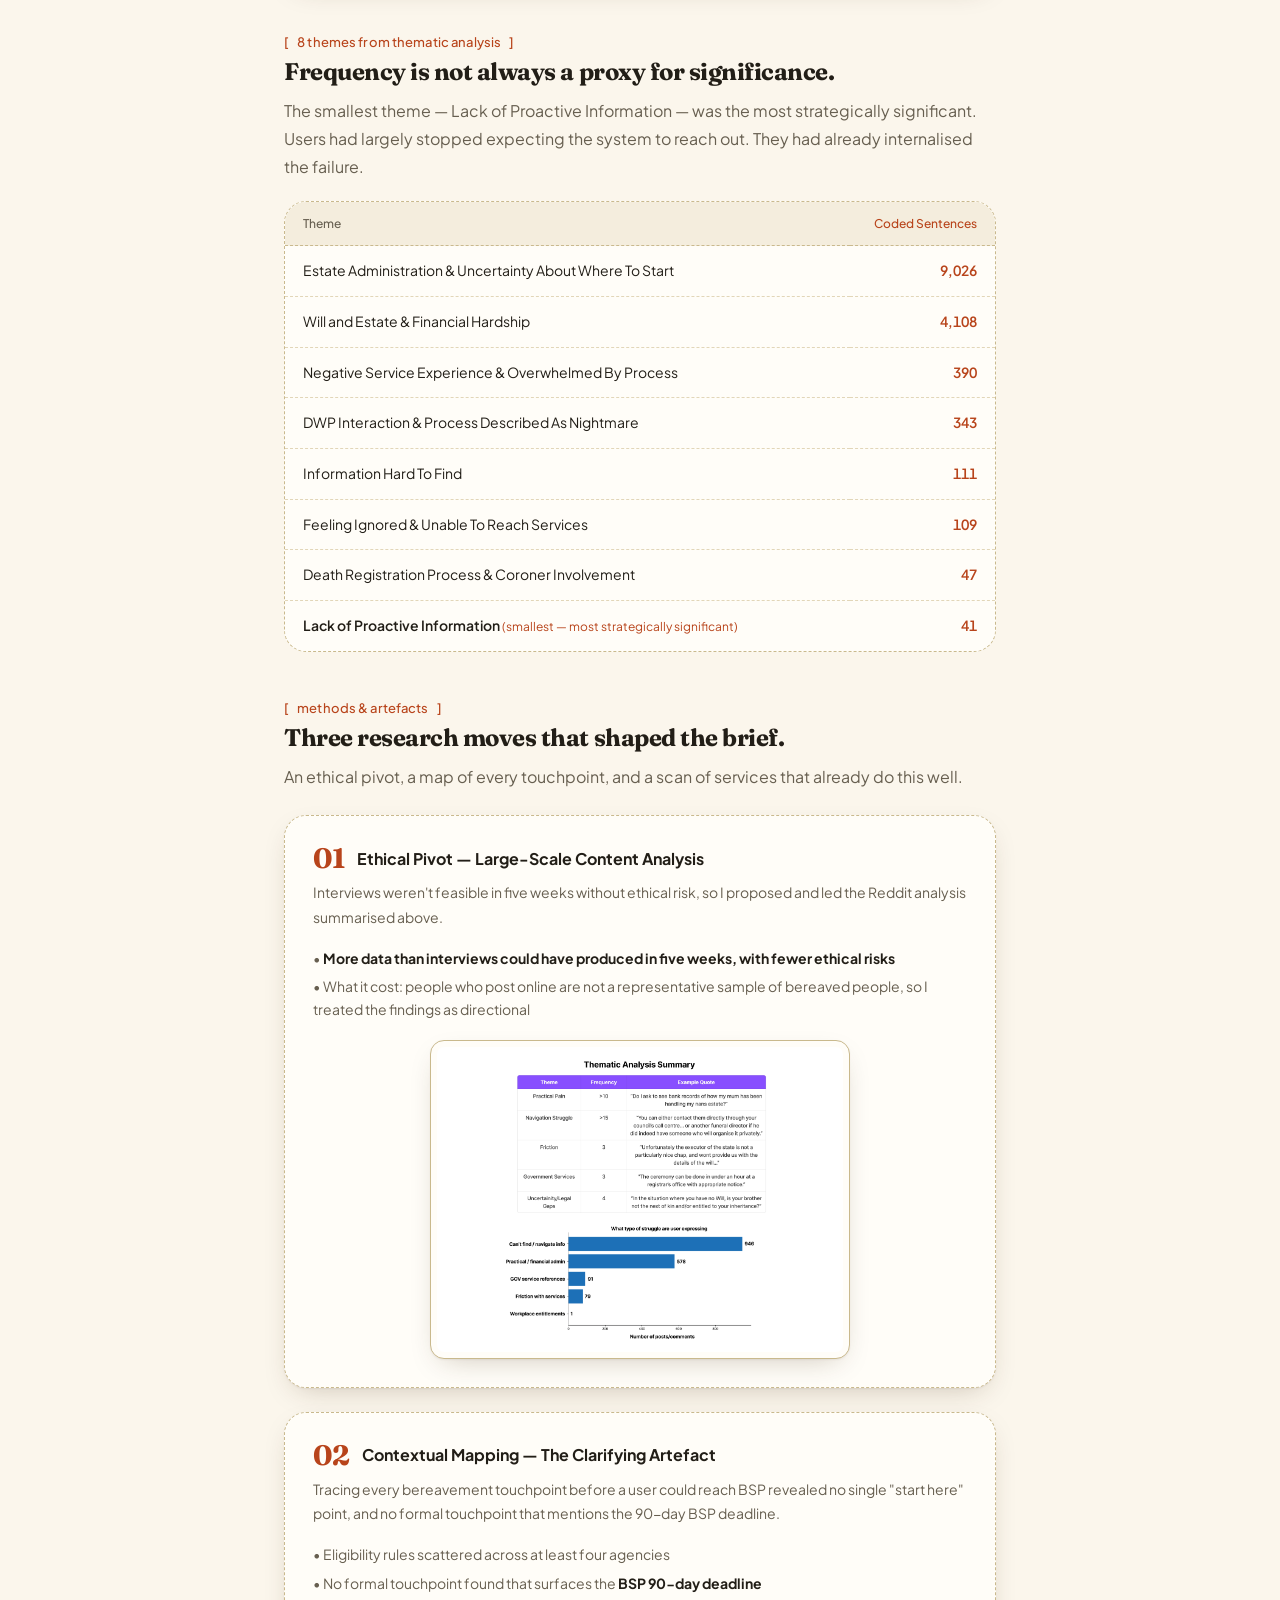
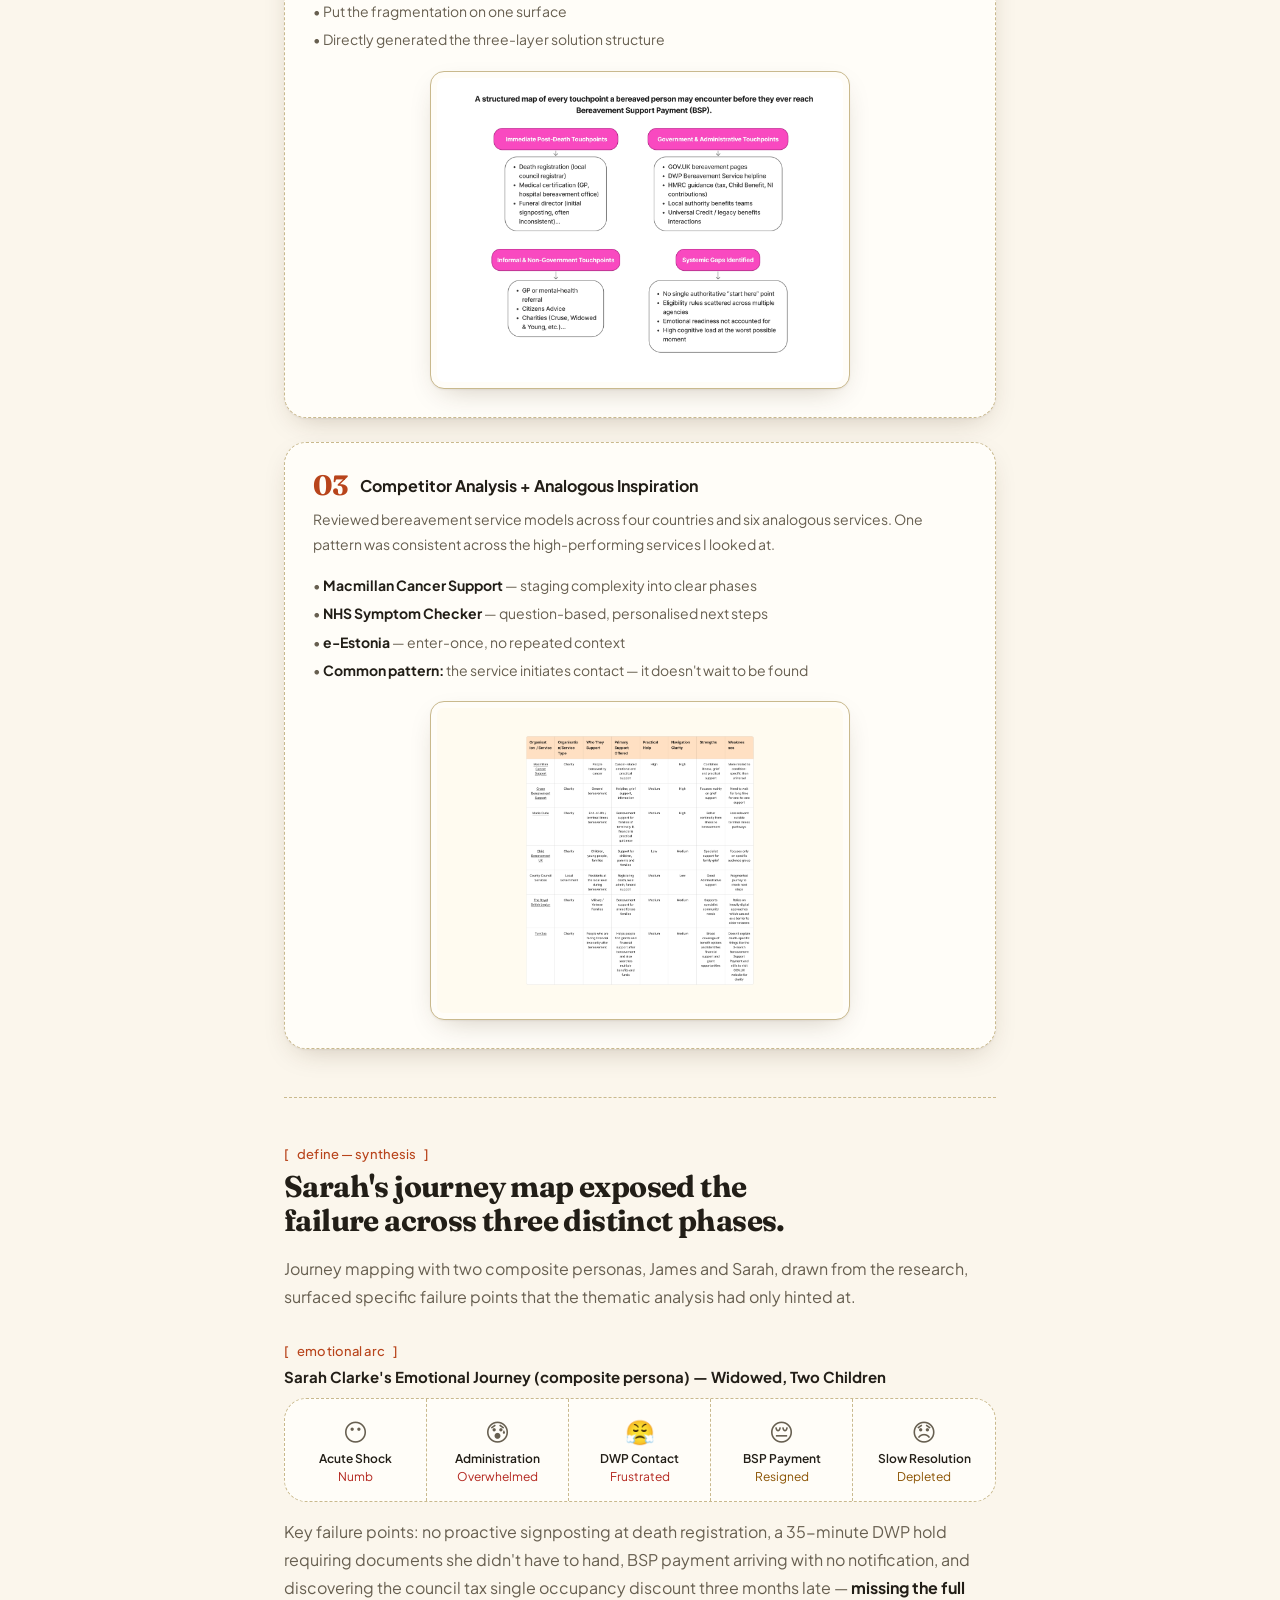
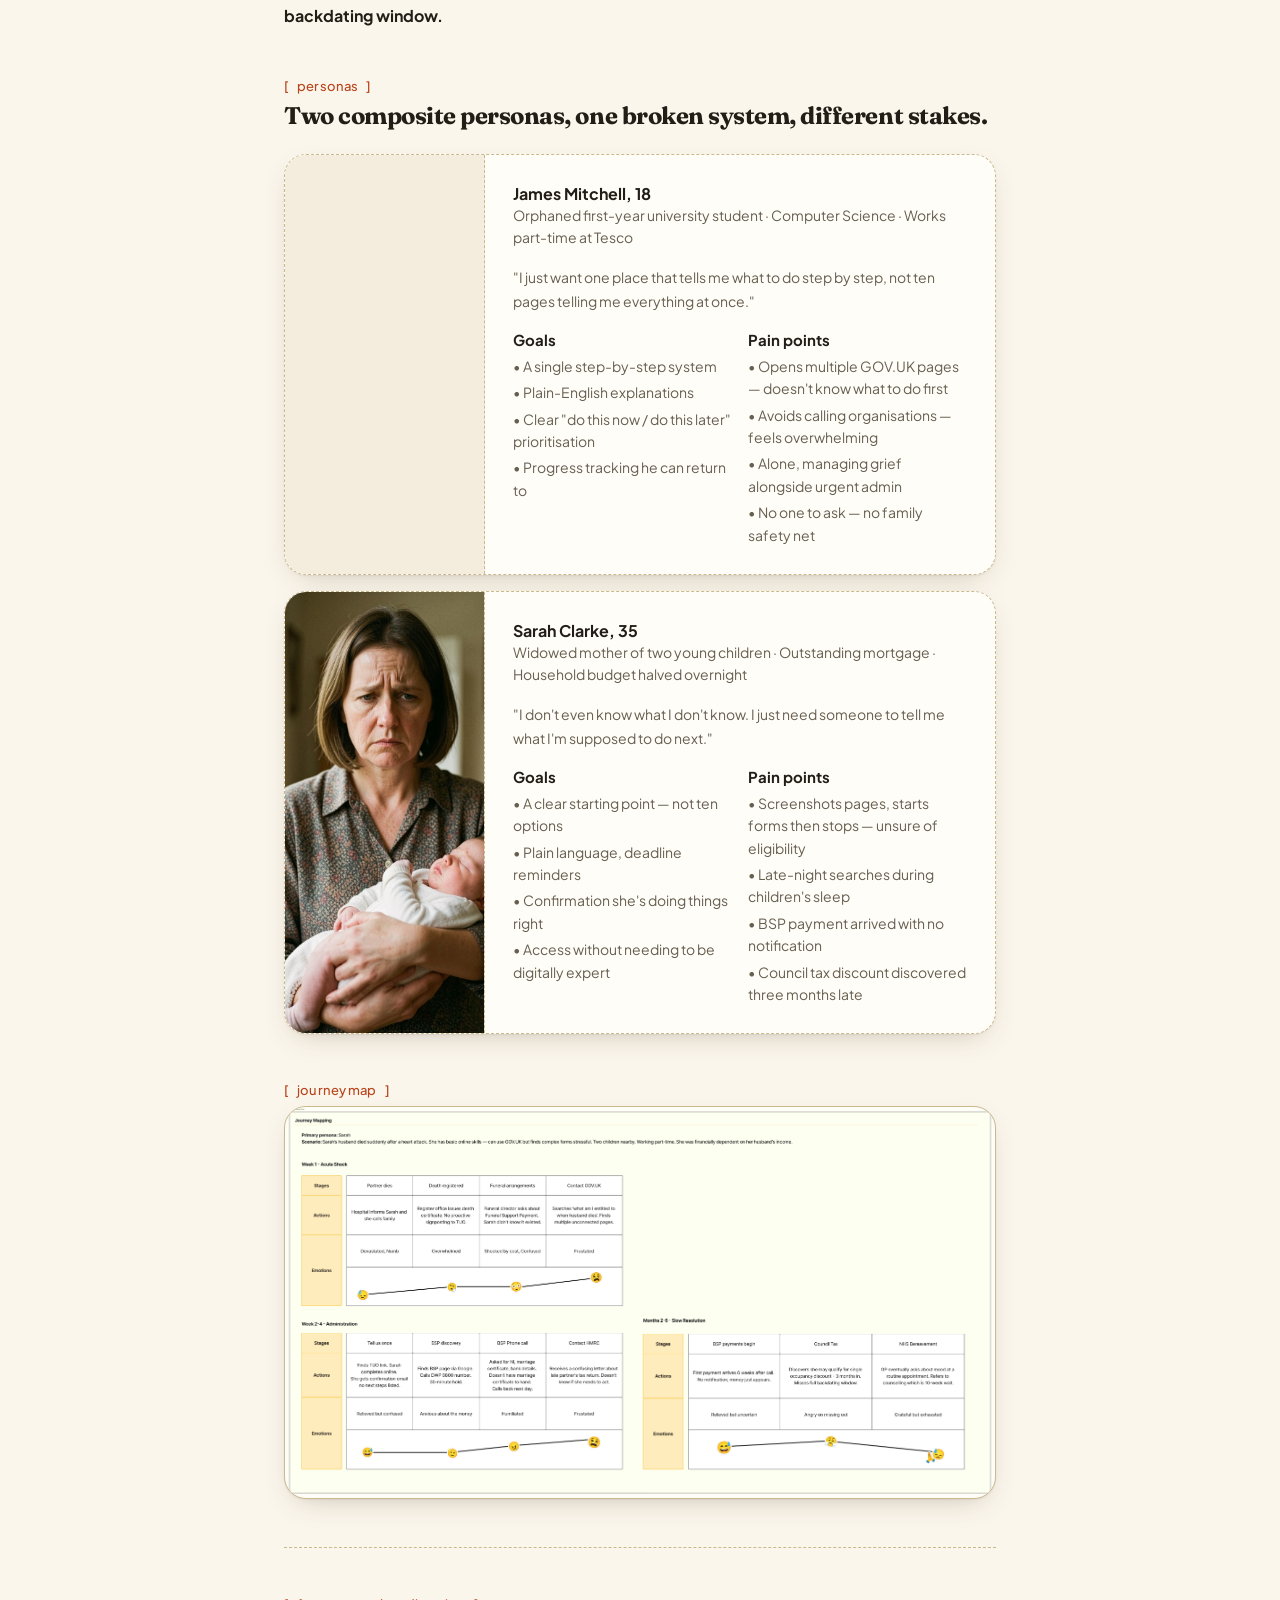
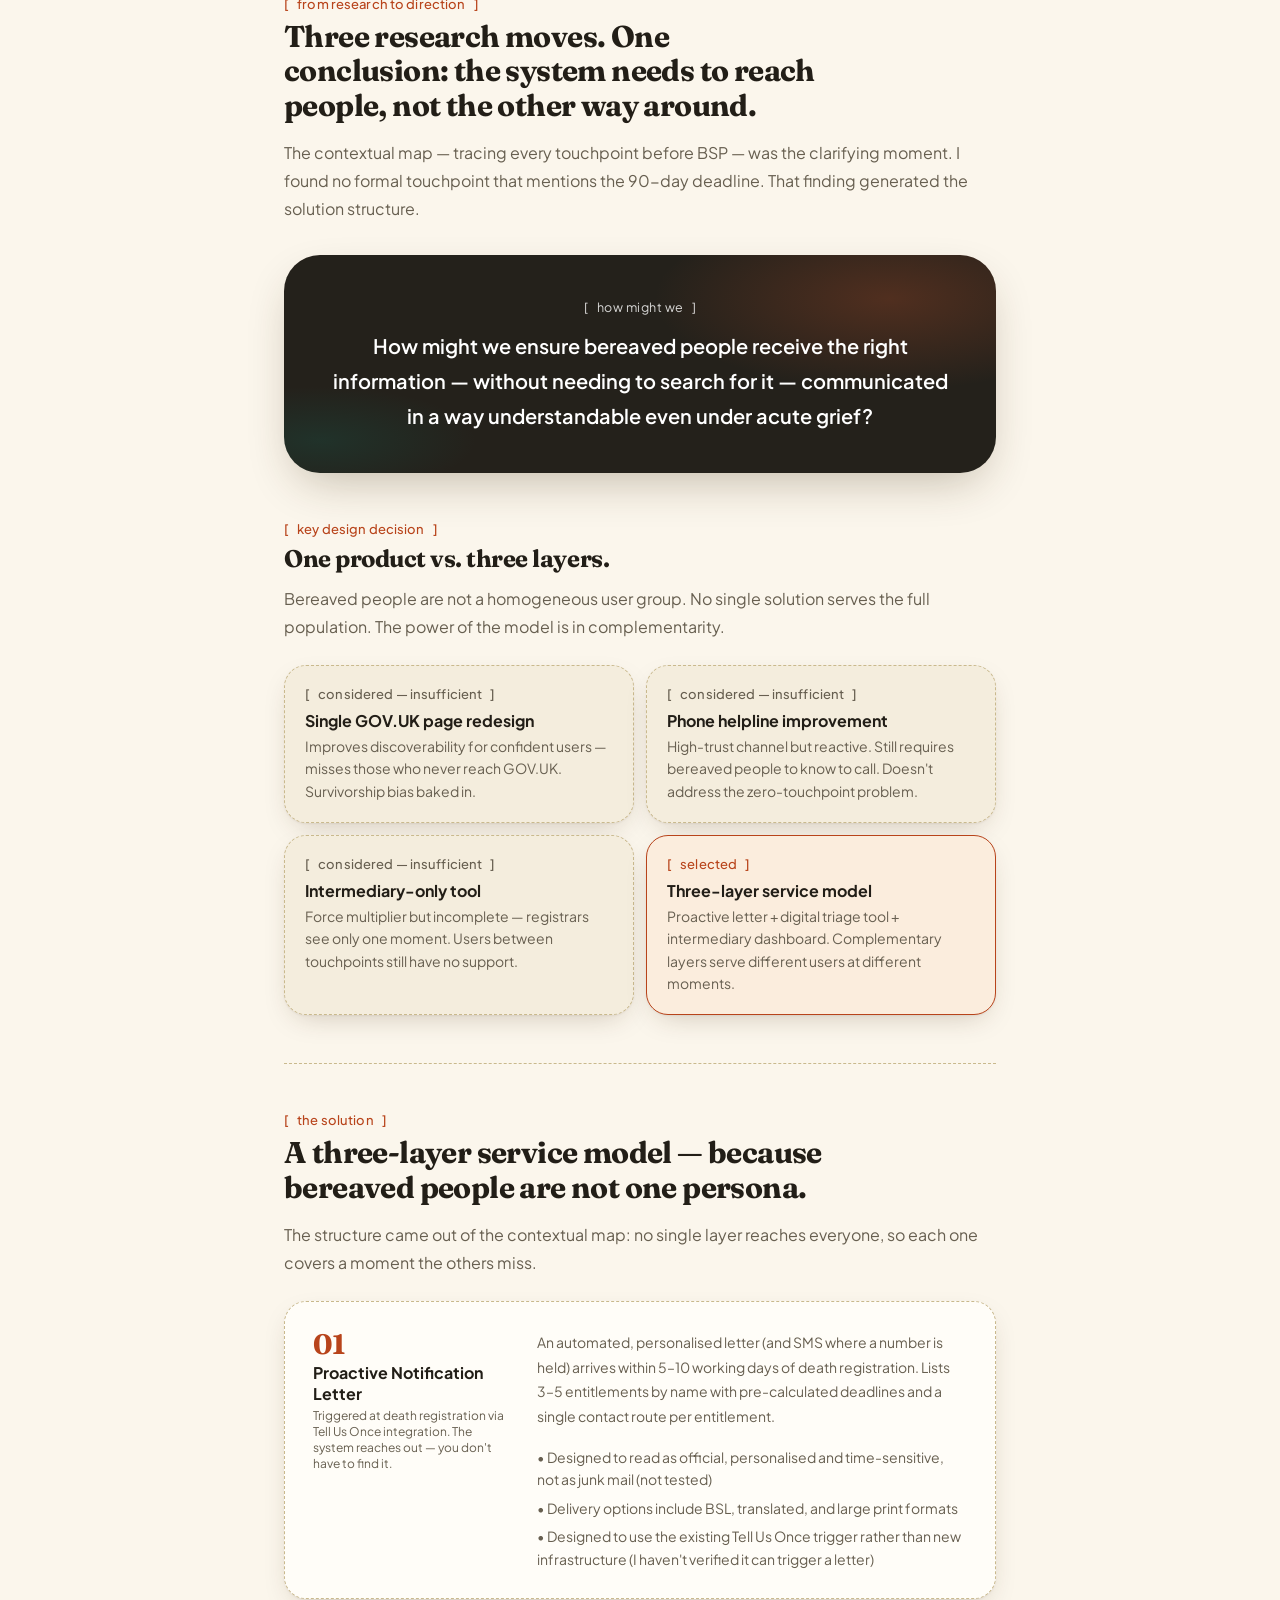
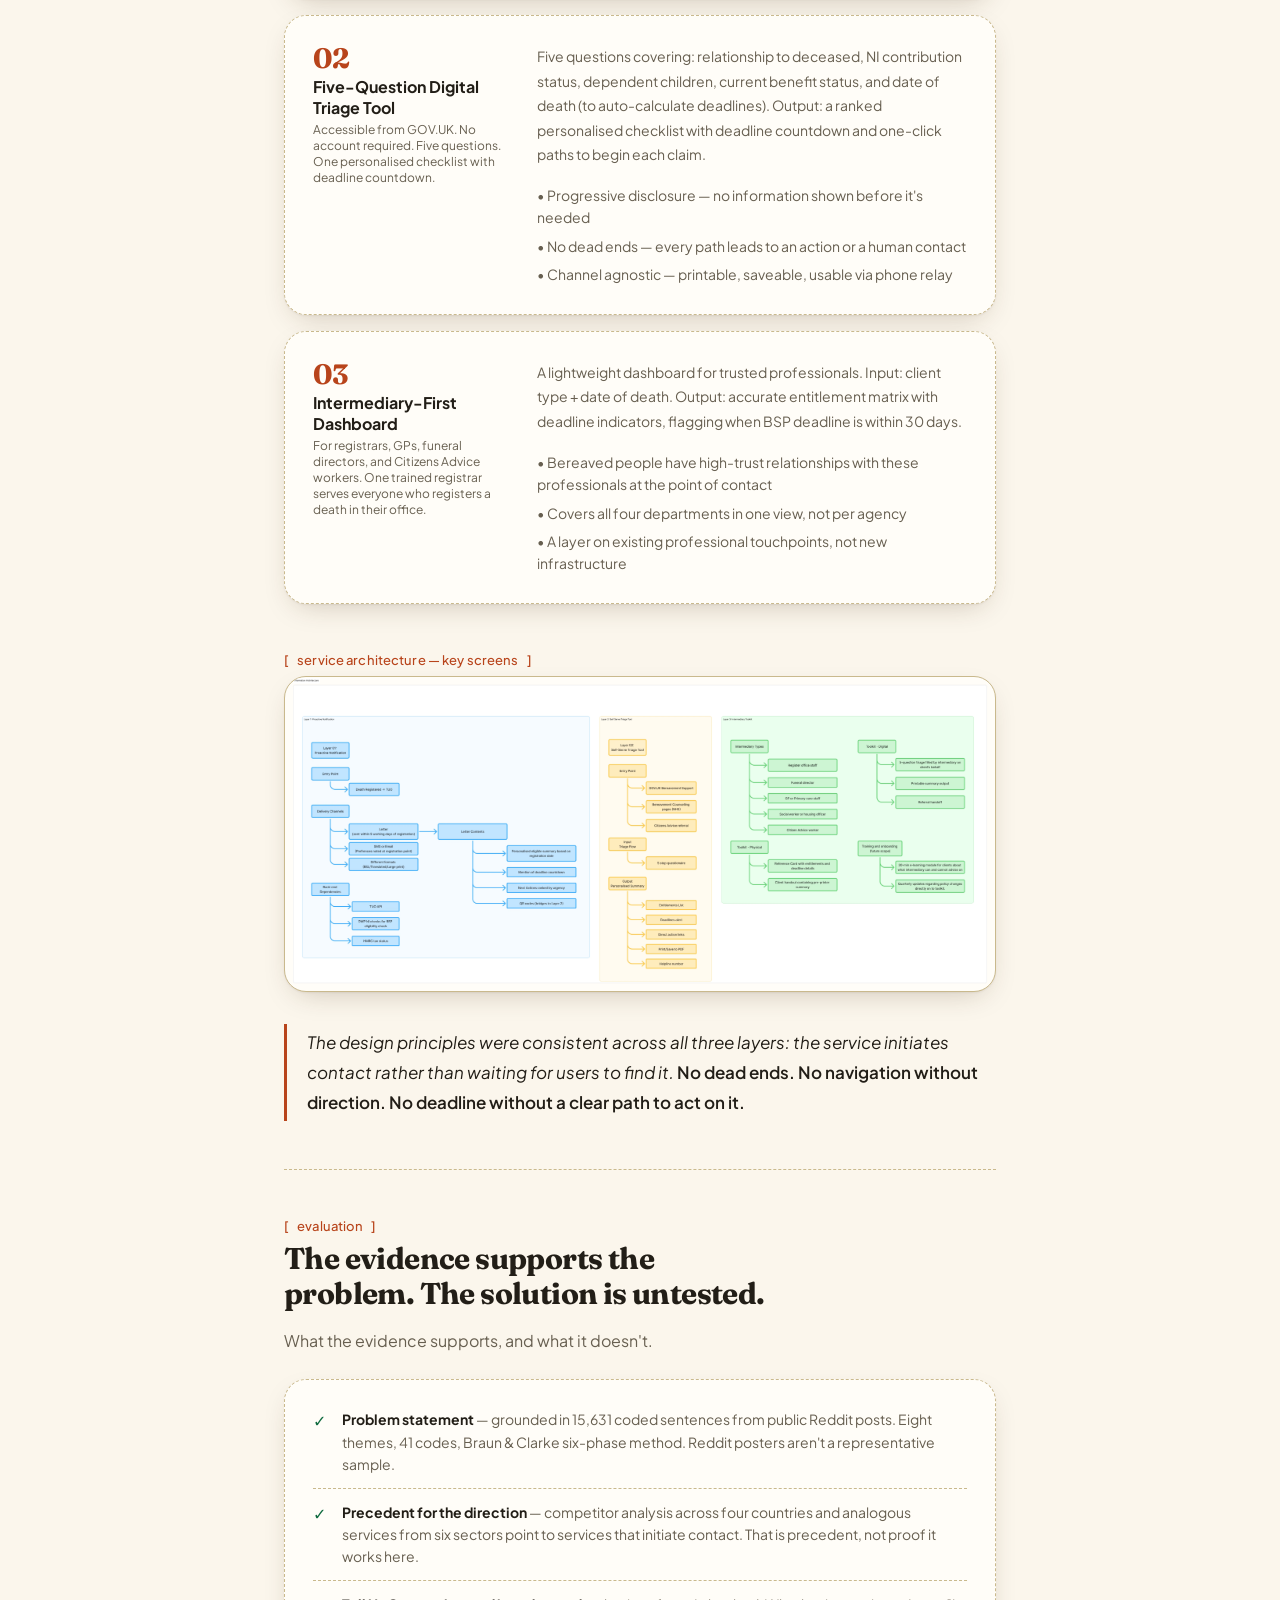
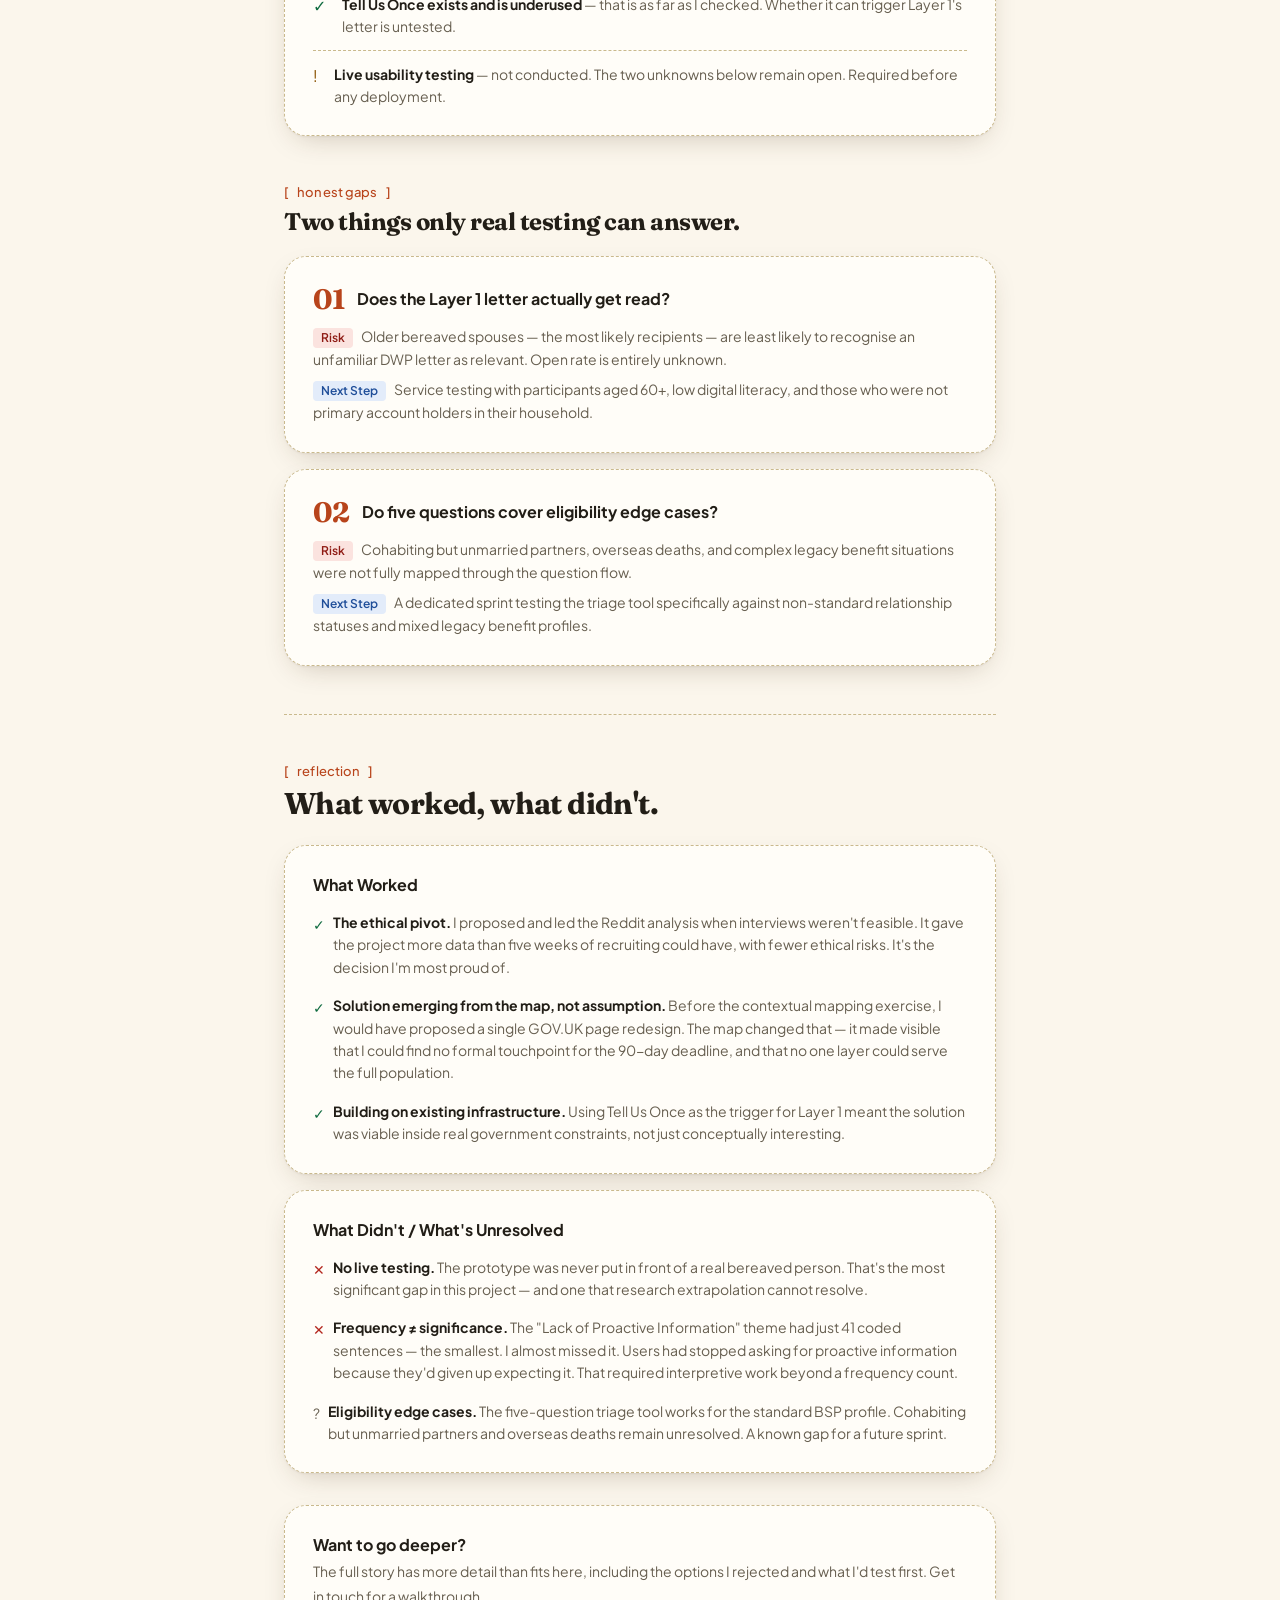
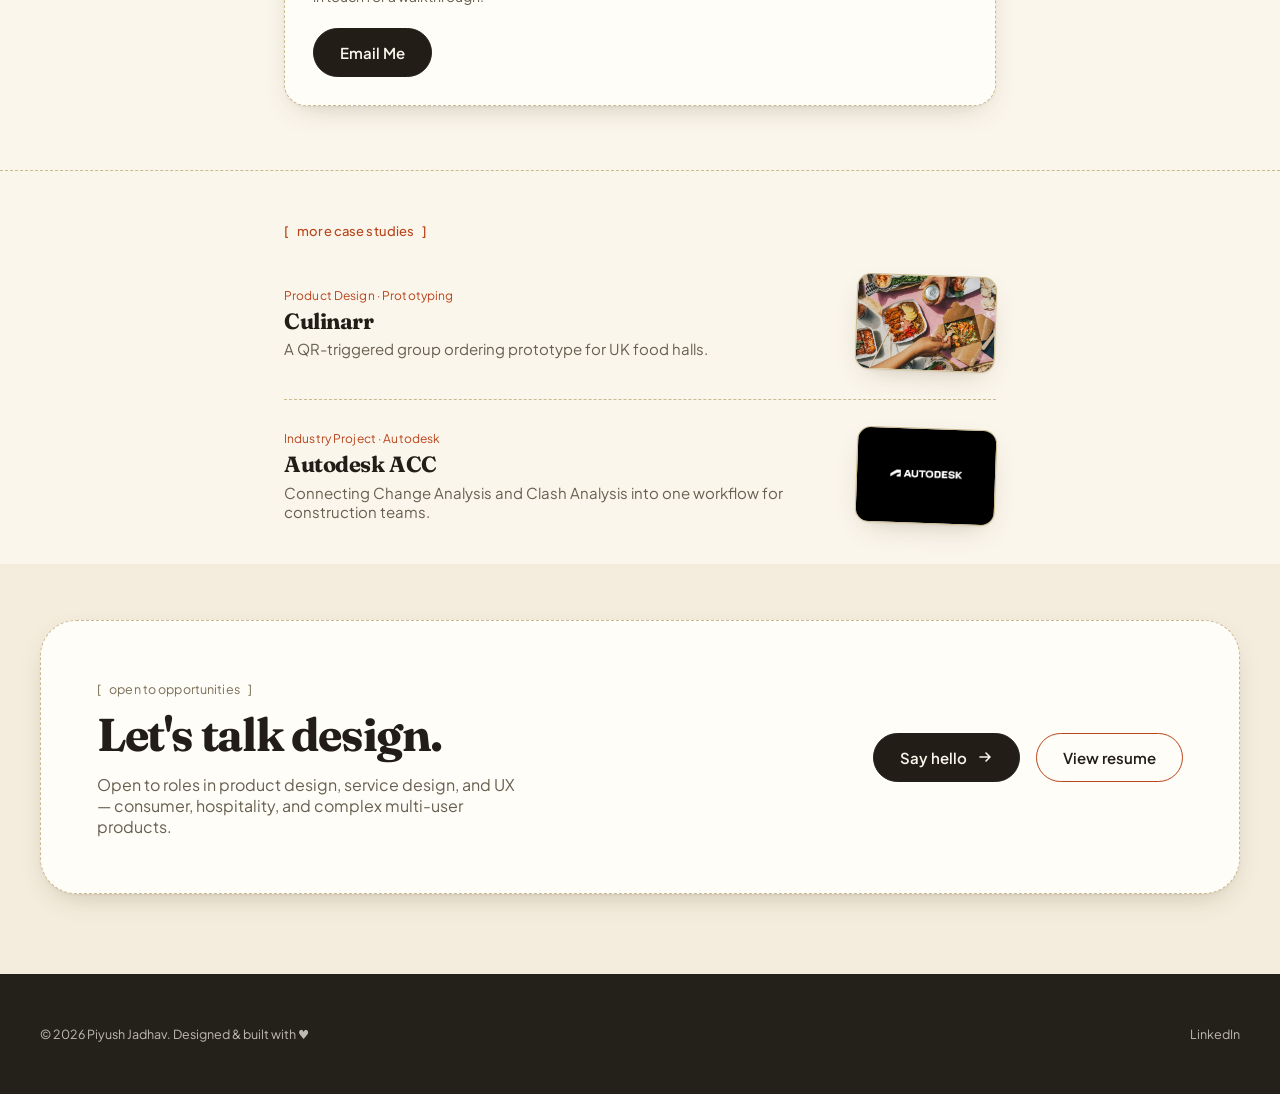
<file: site/case-studies/dwp.html>
<!DOCTYPE html>
<html lang="en">
<head>
<meta charset="UTF-8">
<meta name="viewport" content="width=device-width, initial-scale=1.0">
<title>UK Bereavement Support Redesign — Piyush Jadhav</title>
<meta name="description" content="Redesigning UK Bereavement Financial Support — a three-layer service model for DWP, HMRC, and local councils. UX case study by Piyush Jadhav.">
<meta name="theme-color" content="#FBF6EC">
<meta property="og:title" content="UK Bereavement Support Redesign — Piyush Jadhav">
<meta property="og:description" content="Redesigning UK Bereavement Financial Support — a three-layer service model for DWP, HMRC, and local councils. UX case study by Piyush Jadhav.">
<meta property="og:type" content="article">
<link rel="icon" href="../favicon.ico" sizes="any">
<link rel="icon" type="image/svg+xml" href="../favicon.svg">
<link rel="preconnect" href="https://fonts.googleapis.com">
<link rel="preconnect" href="https://fonts.gstatic.com" crossorigin>
<link href="https://fonts.googleapis.com/css2?family=Fraunces:opsz,wght@9..144,600;9..144,700&amp;family=Plus+Jakarta+Sans:wght@400;500;600;700&amp;family=Caveat:wght@500;600&amp;display=swap" rel="stylesheet">
<link rel="stylesheet" href="../css/site.css">
<link rel="stylesheet" href="../css/tailwind.css">
<link rel="stylesheet" href="../css/case-study.css">
<script>
document.documentElement.classList.add('js');
try{var d=document.documentElement,s=JSON.parse(localStorage.getItem('pj-a11y')||'null');
if(!s){s={calm:matchMedia('(prefers-reduced-motion: reduce)').matches,contrast:matchMedia('(prefers-contrast: more)').matches}}
if(s.text)d.dataset.a11yText=s.text;
['contrast','font','calm','links','space'].forEach(function(k){if(s[k])d.setAttribute('data-a11y-'+k,'')})}catch(e){}
try{var t=null;try{t=localStorage.getItem('pj-theme')}catch(e){}
if(t!=='dark'&&t!=='light')t=matchMedia('(prefers-color-scheme: dark)').matches?'dark':'light';
d.dataset.theme=t;var m=document.querySelector('meta[name="theme-color"]');if(m)m.setAttribute('content',t==='dark'?'#17140F':'#FBF6EC')}catch(e){}
</script>
</head>
<body class="case-page">
<a href="#main" class="skip-link">Skip to content</a>

<div id="grain" aria-hidden="true"></div>

<!-- ── NAVBAR ── -->
<nav id="navbar" aria-label="Main navigation">
  <div id="navbar-inner">
    <a href="../index.html" class="nav-logo" aria-label="Piyush Jadhav — home">
      <div class="nav-logo-mark" aria-hidden="true">PJ</div>
      <span class="nav-logo-name">Piyush Jadhav</span>
    </a>
    <ul class="nav-links">
      <li><a href="../index.html#work" class="active">Case Studies</a></li>
      <li><a href="../index.html#about">About Me</a></li>
    </ul>
    <div class="nav-actions">
      <a href="../assets/Resume.pdf" target="_blank" rel="noopener" class="nav-pill nav-pill--ghost">Resume<span class="sr-only"> (opens in new tab)</span></a>
      <a href="../index.html#contact" class="nav-pill nav-pill--solid">Let's talk</a>
      <button type="button" class="theme-toggle" id="theme-toggle" aria-label="Dark mode" aria-pressed="false">
        <svg class="icon-moon" viewBox="0 0 24 24" fill="none" stroke="currentColor" stroke-width="2" stroke-linecap="round" stroke-linejoin="round" aria-hidden="true"><path d="M21 12.79A9 9 0 1 1 11.21 3 7 7 0 0 0 21 12.79z"/></svg>
        <svg class="icon-sun" viewBox="0 0 24 24" fill="none" stroke="currentColor" stroke-width="2" stroke-linecap="round" stroke-linejoin="round" aria-hidden="true"><circle cx="12" cy="12" r="4"/><path d="M12 2v2M12 20v2M4.93 4.93l1.41 1.41M17.66 17.66l1.41 1.41M2 12h2M20 12h2M4.93 19.07l1.41-1.41M17.66 6.34l1.41-1.41"/></svg>
      </button>
      <button type="button" class="nav-hamburger" id="hamburger" aria-label="Open menu" aria-expanded="false" aria-controls="mobile-menu">
        <span></span><span></span><span></span>
      </button>
    </div>
  </div>
</nav>

<!-- Mobile menu -->
<div id="mobile-menu" aria-hidden="true">
  <ul>
    <li><a href="../index.html#work" class="active">Case Studies</a></li>
    <li><a href="../index.html#about">About Me</a></li>
    <li><a href="../assets/Resume.pdf" target="_blank" rel="noopener">Resume<span class="sr-only"> (opens in new tab)</span></a></li>
    <li><a href="../index.html#contact">Let's talk →</a></li>
  </ul>
</div>

<nav id="side-stepper" aria-label="Case study sections">
  <button type="button" class="stepper-item" data-section="intro"><span class="stepper-label">Intro</span><span class="stepper-dot" aria-hidden="true"></span></button>
  <button type="button" class="stepper-item" data-section="problem"><span class="stepper-label">Problem</span><span class="stepper-dot" aria-hidden="true"></span></button>
  <button type="button" class="stepper-item" data-section="research"><span class="stepper-label">Research</span><span class="stepper-dot" aria-hidden="true"></span></button>
  <button type="button" class="stepper-item" data-section="define"><span class="stepper-label">Define</span><span class="stepper-dot" aria-hidden="true"></span></button>
  <button type="button" class="stepper-item" data-section="hmw"><span class="stepper-label">Brief</span><span class="stepper-dot" aria-hidden="true"></span></button>
  <button type="button" class="stepper-item" data-section="design"><span class="stepper-label">Design</span><span class="stepper-dot" aria-hidden="true"></span></button>
  <button type="button" class="stepper-item" data-section="testing"><span class="stepper-label">Testing</span><span class="stepper-dot" aria-hidden="true"></span></button>
  <button type="button" class="stepper-item" data-section="reflection"><span class="stepper-label">Reflection</span><span class="stepper-dot" aria-hidden="true"></span></button>
</nav>

<main id="main" tabindex="-1" class="cs-main">
    <article class="case-article">
      <div class="container">
        <div>
          <div class="max-w-3xl mx-auto px-4 sm:px-7 py-12 sm:py-16">

            <!-- ============ INTRO ============ -->
            <section id="intro" class="appear">
              <h1 class="hero-name hero-name--headline mb-4">Redesigning UK bereavement support — the system that <em class="not-italic case-accent">reaches you</em>, not the other way around</h1>
              <p class="case-lede">A three-layer service model that proactively reaches bereaved people with the right financial entitlements, at the right time — without requiring them to navigate four government departments in a state of acute grief.</p>

              <div class="flex flex-wrap gap-2 mt-6 mb-4">
                <span class="case-meta-pill"><span class="dot"></span>DWP · UK public sector</span>
                <span class="case-meta-pill"><span class="dot"></span>Service design · Team of 4</span>
                <span class="case-meta-pill"><span class="dot"></span>5 one-week sprints</span>
                <span class="case-meta-pill"><span class="dot"></span>Double Diamond · Thematic analysis</span>
                <span class="case-meta-pill"><span class="dot"></span>9 min read</span>
              </div>

              <p class="text-sm mb-8"><strong>My role:</strong> research lead (content analysis) · service designer</p>
              <!-- CONFIRM: role line. Say what you personally did versus the team of 4 (e.g. proposed and led the Reddit analysis; who built the prototype). -->

              <img src="../images/case-studies/dwp/dwp_bg.avif" width="1200" height="900" fetchpriority="high" decoding="async" alt="Three-layer service model overview" class="w-full rounded-2xl border border-border" />
            </section>

            <!-- ============ PROBLEM ============ -->
            <section id="problem">
              <div class="case-statement">
                <span class="eyebrow eyebrow--case">core problem</span>
                <p>The Bereavement Support Payment carries a <em>strict 3-month application deadline</em> from the date of death — yet my research found no proactive government communication about this deadline. Discovery is left to the individual at the precise moment when cognitive and emotional capacity is lowest.</p>
              </div>

              <span class="eyebrow eyebrow--case">the problem</span>
              <h2>This is not a digital problem. It is a <strong>systemic coordination failure.</strong></h2>
              <p>When someone in the UK loses a partner or family member, they become eligible for financial entitlements across DWP, HMRC, local councils, and the NHS. No single authoritative service tells them what they qualify for.</p>
              <p>The UK bereavement financial support landscape spans at least four government departments — each with separate eligibility criteria, separate application routes, and separate deadlines. The Tell Us Once infrastructure exists at death registration but goes underused. Registrars, GPs, and funeral directors are high-trust points of contact who currently lack the tools to signpost accurately.</p>
              <p>Secondary research surfaced nine findings that shaped the problem statement. One of them: people tend to find out what support exists only once they need it. High satisfaction scores in existing data reflect only successful users — those who never accessed the service are entirely invisible in the data.</p>

              <div class="case-pullquote">
                <p>Users switch between websites, helplines, and offline services with little continuity across channels. Vulnerable groups — digitally excluded, low-literacy, disabled — face the greatest barriers <em>at the worst possible moment.</em></p>
                <cite>— Secondary research synthesis, UK bereavement service landscape</cite>
              </div>

              <div class="grid grid-cols-2 md:grid-cols-4 gap-3 mt-8">
                <div class="case-metric-card"><div class="case-metric-num">4+</div><div class="text-xs text-muted-foreground">Government departments with separate eligibility criteria, routes, and deadlines</div></div>
                <div class="case-metric-card"><div class="case-metric-num">90</div><div class="text-xs text-muted-foreground">Day BSP application deadline — I found no formal touchpoint that mentions it</div></div>
                <div class="case-metric-card"><div class="case-metric-num">0</div><div class="text-xs text-muted-foreground">Single authoritative services I found that tell bereaved people everything they qualify for</div></div>
                <div class="case-metric-card"><div class="case-metric-num">9</div><div class="text-xs text-muted-foreground">Research findings shaping the problem statement from secondary research</div></div>
              </div>

              <span class="eyebrow eyebrow--case">the brief</span>
              <div class="case-card">
                <p class="text-base text-primary">Redesign the service so bereaved people receive the right information, at the right time, without having to navigate a fragmented system in a state of acute grief. The service should initiate contact rather than waiting for users to find it.</p>
              </div>
            </section>

            <hr />

            <!-- ============ RESEARCH ============ -->
            <section id="research">
              <span class="eyebrow eyebrow--case">research &amp; discovery</span>
              <h2>An ethical pivot that produced <strong>15,631 coded sentences.</strong></h2>
              <p>Recruiting recently bereaved participants within a 5-week window raised significant ethical concerns. Rather than proceed with methodologically compromised interviews, I proposed and led a large-scale content analysis of public Reddit bereavement posts.</p>
              <!-- CONFIRM: add one line on data handling (public posts only? usernames removed? any ethics sign-off?). An interviewer will ask. -->
              <!-- CONFIRM: the 8 theme counts in the table below sum to 14,175, not 15,631. Fix the numbers or add a note on uncategorised sentences. Also check how many communities were analysed (3 are listed here). -->

              <div class="mt-6">
                <div class="case-stat-strip" role="list" aria-label="Dataset at a glance">
                  <div class="case-stat" role="listitem"><span class="case-stat-num">636</span><span class="case-stat-label">unique posts</span></div>
                  <div class="case-stat" role="listitem"><span class="case-stat-num">3,362</span><span class="case-stat-label">total rows</span></div>
                  <div class="case-stat" role="listitem"><span class="case-stat-num">15,631</span><span class="case-stat-label">coded sentences</span></div>
                  <div class="case-stat" role="listitem"><span class="case-stat-num">41</span><span class="case-stat-label">unique codes</span></div>
                  <div class="case-stat" role="listitem"><span class="case-stat-num">8</span><span class="case-stat-label">themes</span></div>
                </div>
                <div class="case-stat-method">
                  <span>Method: Braun &amp; Clarke's (2006) six-phase thematic analysis</span>
                </div>
                <div class="case-stat-method" role="group" aria-label="Communities analysed">
                  <span>Communities:</span>
                  <span class="case-chip case-chip--quiet">r/UKPersonalFinance</span>
                  <span class="case-chip case-chip--quiet">r/LegalAdviceUK</span>
                  <span class="case-chip case-chip--quiet">r/bereavement</span>
                </div>
              </div>

              <div class="case-card case-card--tint mt-6">
                <span class="eyebrow eyebrow--case">the unique finding</span>
                <p class="text-lg font-bold text-primary leading-snug">The dominant keyword across all communities was <span class="case-accent">"advice"</span> — not "information," not "forms," not "benefits."</p>
                <p class="text-sm">Users were not seeking information passively. They were turning to peer communities because official sources had failed to provide direction. The system had information; it lacked guidance.</p>
              </div>

              <span class="eyebrow eyebrow--case">8 themes from thematic analysis</span>
              <h3>Frequency is not always a proxy for significance.</h3>
              <p>The smallest theme — Lack of Proactive Information — was the most strategically significant. Users had largely stopped expecting the system to reach out. They had already internalised the failure.</p>

              <div tabindex="0" role="region" aria-label="Scrollable table" class="case-compare-wrap mt-5">
                <table class="case-compare-table case-compare-table--num">
                  <thead><tr><th scope="col">Theme</th><th scope="col" class="case-accent">Coded Sentences</th></tr></thead>
                  <tbody>
                    <tr><td>Estate Administration &amp; Uncertainty About Where To Start</td><td class="font-semibold case-accent">9,026</td></tr>
                    <tr><td>Will and Estate &amp; Financial Hardship</td><td class="font-semibold case-accent">4,108</td></tr>
                    <tr><td>Negative Service Experience &amp; Overwhelmed By Process</td><td class="font-semibold case-accent">390</td></tr>
                    <tr><td>DWP Interaction &amp; Process Described As Nightmare</td><td class="font-semibold case-accent">343</td></tr>
                    <tr><td>Information Hard To Find</td><td class="font-semibold case-accent">111</td></tr>
                    <tr><td>Feeling Ignored &amp; Unable To Reach Services</td><td class="font-semibold case-accent">109</td></tr>
                    <tr><td>Death Registration Process &amp; Coroner Involvement</td><td class="font-semibold case-accent">47</td></tr>
                    <tr><td class="font-semibold text-primary">Lack of Proactive Information <span class="font-normal text-xs case-accent">(smallest — most strategically significant)</span></td><td class="font-semibold case-accent">41</td></tr>
                  </tbody>
                </table>
              </div>

              <span class="eyebrow eyebrow--case">methods &amp; artefacts</span>
              <h3>Three research moves that shaped the brief.</h3>
              <p>An ethical pivot, a map of every touchpoint, and a scan of services that already do this well.</p>

              <div class="mt-6 space-y-6">
                <div class="case-card case-card--stack">
                  <div>
                    <div class="flex items-center gap-3 mb-2"><span class="case-num">01</span><span class="font-bold text-primary">Ethical Pivot — Large-Scale Content Analysis</span></div>
                    <p class="text-sm">Interviews weren't feasible in five weeks without ethical risk, so I proposed and led the Reddit analysis summarised above.</p>
                    <ul class="mt-3 space-y-1.5 text-sm text-muted-foreground">
                      <li>• <strong class="text-primary">More data than interviews could have produced in five weeks, with fewer ethical risks</strong></li>
                      <li>• What it cost: people who post online are not a representative sample of bereaved people, so I treated the findings as directional</li>
                    </ul>
                    <!-- CONFIRM: the "what it cost" bullet is my wording; edit if it does not match your view. -->
                  </div>
                  <img src="../images/case-studies/dwp/dwp_m1.avif" width="900" height="700" loading="lazy" decoding="async" alt="Content analysis methodology visual" />
                </div>

                <div class="case-card case-card--stack">
                  <div>
                    <div class="flex items-center gap-3 mb-2"><span class="case-num">02</span><span class="font-bold text-primary">Contextual Mapping — The Clarifying Artefact</span></div>
                    <p class="text-sm">Tracing every bereavement touchpoint before a user could reach BSP revealed no single "start here" point, and no formal touchpoint that mentions the 90-day BSP deadline.</p>
                    <ul class="mt-3 space-y-1.5 text-sm text-muted-foreground">
                      <li>• Eligibility rules scattered across at least four agencies</li>
                      <li>• No formal touchpoint found that surfaces the <strong class="text-primary">BSP 90-day deadline</strong></li>
                      <li>• Put the fragmentation on one surface</li>
                      <li>• Directly generated the three-layer solution structure</li>
                    </ul>
                  </div>
                  <img src="../images/case-studies/dwp/dwp_m2.avif" width="900" height="700" loading="lazy" decoding="async" alt="Contextual mapping artefact" />
                </div>

                <div class="case-card case-card--stack">
                  <div>
                    <div class="flex items-center gap-3 mb-2"><span class="case-num">03</span><span class="font-bold text-primary">Competitor Analysis + Analogous Inspiration</span></div>
                    <p class="text-sm">Reviewed bereavement service models across four countries and six analogous services. One pattern was consistent across the high-performing services I looked at.</p>
                    <ul class="mt-3 space-y-1.5 text-sm text-muted-foreground">
                      <li>• <strong class="text-primary">Macmillan Cancer Support</strong> — staging complexity into clear phases</li>
                      <li>• <strong class="text-primary">NHS Symptom Checker</strong> — question-based, personalised next steps</li>
                      <li>• <strong class="text-primary">e-Estonia</strong> — enter-once, no repeated context</li>
                      <li>• <strong class="text-primary">Common pattern:</strong> the service initiates contact — it doesn't wait to be found</li>
                    </ul>
                  </div>
                  <img src="../images/case-studies/dwp/dwp_m3.avif" width="900" height="700" loading="lazy" decoding="async" alt="Competitor analysis visual" />
                </div>
              </div>
            </section>

            <hr />

            <!-- ============ DEFINE ============ -->
            <section id="define">
              <span class="eyebrow eyebrow--case">define — synthesis</span>
              <h2>Sarah's journey map exposed the failure across <strong>three distinct phases.</strong></h2>
              <p>Journey mapping with two composite personas, James and Sarah, drawn from the research, surfaced specific failure points that the thematic analysis had only hinted at.
              <!-- CONFIRM: say which details of Sarah's story (35-minute hold, council tax discount) come from real Reddit posts and which are illustrative. --></p>

              <span class="eyebrow eyebrow--case eyebrow--tight">emotional arc</span>
              <h4>Sarah Clarke's Emotional Journey (composite persona) — Widowed, Two Children</h4>
              <div class="case-emotion-arc mt-3">
                <div class="case-emotion-stage"><div class="text-2xl" aria-hidden="true">😶</div><div class="text-xs font-semibold text-primary mt-1">Acute Shock</div><div class="text-xs text-red-600 dark:text-red-400 mt-0.5">Numb</div></div>
                <div class="case-emotion-stage"><div class="text-2xl" aria-hidden="true">😰</div><div class="text-xs font-semibold text-primary mt-1">Administration</div><div class="text-xs text-red-600 dark:text-red-400 mt-0.5">Overwhelmed</div></div>
                <div class="case-emotion-stage"><div class="text-2xl" aria-hidden="true">😤</div><div class="text-xs font-semibold text-primary mt-1">DWP Contact</div><div class="text-xs text-red-600 dark:text-red-400 mt-0.5">Frustrated</div></div>
                <div class="case-emotion-stage"><div class="text-2xl" aria-hidden="true">😔</div><div class="text-xs font-semibold text-primary mt-1">BSP Payment</div><div class="text-xs text-amber-600 dark:text-amber-400 mt-0.5">Resigned</div></div>
                <div class="case-emotion-stage"><div class="text-2xl" aria-hidden="true">😞</div><div class="text-xs font-semibold text-primary mt-1">Slow Resolution</div><div class="text-xs text-amber-600 dark:text-amber-400 mt-0.5">Depleted</div></div>
              </div>
              <p class="mt-4">Key failure points: no proactive signposting at death registration, a 35-minute DWP hold requiring documents she didn't have to hand, BSP payment arriving with no notification, and discovering the council tax single occupancy discount three months late — <strong>missing the full backdating window.</strong></p>

              <span class="eyebrow eyebrow--case">personas</span>
              <h3>Two composite personas, one broken system, different stakes.</h3>

              <div class="appear case-persona-card mt-6">
                <div class="case-persona-avatar"><img src="../images/case-studies/dwp/persona_james.avif" width="600" height="760" loading="lazy" decoding="async" alt="James persona" /></div>
                <div class="case-persona-body">
                  <div><div class="font-bold text-primary">James Mitchell, 18</div><div class="text-sm text-muted-foreground">Orphaned first-year university student · Computer Science · Works part-time at Tesco</div></div>
                  <p class="text-sm">"I just want one place that tells me what to do step by step, not ten pages telling me everything at once."</p>
                  <div class="grid sm:grid-cols-2 gap-4 text-sm">
                    <div><h4>Goals</h4><ul class="text-muted-foreground space-y-1"><li>• A single step-by-step system</li><li>• Plain-English explanations</li><li>• Clear "do this now / do this later" prioritisation</li><li>• Progress tracking he can return to</li></ul></div>
                    <div><h4>Pain points</h4><ul class="text-muted-foreground space-y-1"><li>• Opens multiple GOV.UK pages — doesn't know what to do first</li><li>• Avoids calling organisations — feels overwhelming</li><li>• Alone, managing grief alongside urgent admin</li><li>• No one to ask — no family safety net</li></ul></div>
                  </div>
                </div>
              </div>

              <div class="appear case-persona-card mt-4">
                <div class="case-persona-avatar"><img src="../images/case-studies/dwp/persona_sarah.avif" width="600" height="760" loading="lazy" decoding="async" alt="Sarah persona" /></div>
                <div class="case-persona-body">
                  <div><div class="font-bold text-primary">Sarah Clarke, 35</div><div class="text-sm text-muted-foreground">Widowed mother of two young children · Outstanding mortgage · Household budget halved overnight</div></div>
                  <p class="text-sm">"I don't even know what I don't know. I just need someone to tell me what I'm supposed to do next."</p>
                  <div class="grid sm:grid-cols-2 gap-4 text-sm">
                    <div><h4>Goals</h4><ul class="text-muted-foreground space-y-1"><li>• A clear starting point — not ten options</li><li>• Plain language, deadline reminders</li><li>• Confirmation she's doing things right</li><li>• Access without needing to be digitally expert</li></ul></div>
                    <div><h4>Pain points</h4><ul class="text-muted-foreground space-y-1"><li>• Screenshots pages, starts forms then stops — unsure of eligibility</li><li>• Late-night searches during children's sleep</li><li>• BSP payment arrived with no notification</li><li>• Council tax discount discovered three months late</li></ul></div>
                  </div>
                </div>
              </div>

              <span class="eyebrow eyebrow--case">journey map</span>
              <img src="../images/case-studies/dwp/dwp_journeymap.avif" width="1600" height="700" loading="lazy" decoding="async" alt="Customer journey map" class="w-full rounded-2xl border border-border" />
            </section>

            <hr />

            <!-- ============ HMW + IDEATION ============ -->
            <section id="hmw">
              <span class="eyebrow eyebrow--case">from research to direction</span>
              <h2>Three research moves. One conclusion: <strong>the system needs to reach people, not the other way around.</strong></h2>
              <p>The contextual map — tracing every touchpoint before BSP — was the clarifying moment. I found no formal touchpoint that mentions the 90-day deadline. That finding generated the solution structure.</p>

              <div class="case-hmw-banner mt-8 p-8 sm:p-10 text-center">
                <span class="eyebrow">how might we</span>
                <p class="mt-3 text-lg sm:text-xl font-semibold text-white">How might we ensure bereaved people receive the right information — without needing to search for it — communicated in a way understandable even under acute grief?</p>
              </div>

              <span class="eyebrow eyebrow--case">key design decision</span>
              <h3>One product vs. three layers.</h3>
              <p>Bereaved people are not a homogeneous user group. No single solution serves the full population. The power of the model is in complementarity.</p>

              <div class="grid sm:grid-cols-2 gap-3 mt-6">
                <div class="case-decision-item"><span class="eyebrow eyebrow--case eyebrow--muted">considered — insufficient</span><div class="font-bold text-primary mt-1">Single GOV.UK page redesign</div><div class="text-sm text-muted-foreground mt-1">Improves discoverability for confident users — misses those who never reach GOV.UK. Survivorship bias baked in.</div></div>
                <div class="case-decision-item"><span class="eyebrow eyebrow--case eyebrow--muted">considered — insufficient</span><div class="font-bold text-primary mt-1">Phone helpline improvement</div><div class="text-sm text-muted-foreground mt-1">High-trust channel but reactive. Still requires bereaved people to know to call. Doesn't address the zero-touchpoint problem.</div></div>
                <div class="case-decision-item"><span class="eyebrow eyebrow--case eyebrow--muted">considered — insufficient</span><div class="font-bold text-primary mt-1">Intermediary-only tool</div><div class="text-sm text-muted-foreground mt-1">Force multiplier but incomplete — registrars see only one moment. Users between touchpoints still have no support.</div></div>
                <div class="case-decision-item case-decision-item--selected"><span class="eyebrow eyebrow--case">selected</span><div class="font-bold text-primary mt-1">Three-layer service model</div><div class="text-sm text-muted-foreground mt-1">Proactive letter + digital triage tool + intermediary dashboard. Complementary layers serve different users at different moments.</div></div>
              </div>
            </section>

            <hr />

            <!-- ============ DESIGN ============ -->
            <section id="design">
              <span class="eyebrow eyebrow--case">the solution</span>
              <h2>A three-layer service model — because bereaved people are <strong>not one persona.</strong></h2>
              <p>The structure came out of the contextual map: no single layer reaches everyone, so each one covers a moment the others miss.</p>

              <div class="mt-6 space-y-4">
                <div class="case-card grid sm:grid-cols-[200px_1fr] gap-6">
                  <div>
                    <div class="case-num">01</div>
                    <div class="font-bold text-primary mt-1">Proactive Notification Letter</div>
                    <div class="text-xs text-muted-foreground mt-1">Triggered at death registration via Tell Us Once integration. The system reaches out — you don't have to find it.</div>
                  </div>
                  <div>
                    <p class="text-sm">An automated, personalised letter (and SMS where a number is held) arrives within 5–10 working days of death registration. Lists 3–5 entitlements by name with pre-calculated deadlines and a single contact route per entitlement.</p>
                    <ul class="mt-3 space-y-1.5 text-sm text-muted-foreground">
                      <li>• Designed to read as official, personalised and time-sensitive, not as junk mail (not tested)</li>
                      <li>• Delivery options include BSL, translated, and large print formats</li>
                      <li>• Designed to use the existing Tell Us Once trigger rather than new infrastructure (I haven't verified it can trigger a letter)</li>
                    </ul>
                  </div>
                </div>

                <div class="case-card grid sm:grid-cols-[200px_1fr] gap-6">
                  <div>
                    <div class="case-num">02</div>
                    <div class="font-bold text-primary mt-1">Five-Question Digital Triage Tool</div>
                    <div class="text-xs text-muted-foreground mt-1">Accessible from GOV.UK. No account required. Five questions. One personalised checklist with deadline countdown.</div>
                  </div>
                  <div>
                    <p class="text-sm">Five questions covering: relationship to deceased, NI contribution status, dependent children, current benefit status, and date of death (to auto-calculate deadlines). Output: a ranked personalised checklist with deadline countdown and one-click paths to begin each claim.</p>
                    <ul class="mt-3 space-y-1.5 text-sm text-muted-foreground">
                      <li>• Progressive disclosure — no information shown before it's needed</li>
                      <li>• No dead ends — every path leads to an action or a human contact</li>
                      <li>• Channel agnostic — printable, saveable, usable via phone relay</li>
                    </ul>
                  </div>
                </div>

                <div class="case-card grid sm:grid-cols-[200px_1fr] gap-6">
                  <div>
                    <div class="case-num">03</div>
                    <div class="font-bold text-primary mt-1">Intermediary-First Dashboard</div>
                    <div class="text-xs text-muted-foreground mt-1">For registrars, GPs, funeral directors, and Citizens Advice workers. One trained registrar serves everyone who registers a death in their office.</div>
                  </div>
                  <div>
                    <p class="text-sm">A lightweight dashboard for trusted professionals. Input: client type + date of death. Output: accurate entitlement matrix with deadline indicators, flagging when BSP deadline is within 30 days.</p>
                    <ul class="mt-3 space-y-1.5 text-sm text-muted-foreground">
                      <li>• Bereaved people have high-trust relationships with these professionals at the point of contact</li>
                      <li>• Covers all four departments in one view, not per agency</li>
                      <li>• A layer on existing professional touchpoints, not new infrastructure</li>
                    </ul>
                  </div>
                </div>
              </div>

              <span class="eyebrow eyebrow--case">service architecture — key screens</span>
              <img src="../images/case-studies/dwp/dwp_ia.avif" width="1600" height="900" loading="lazy" decoding="async" alt="Intermediary dashboard screen" class="w-full rounded-2xl border border-border" />

              <div class="case-pullquote">
                <p>The design principles were consistent across all three layers: the service initiates contact rather than waiting for users to find it. <em>No dead ends. No navigation without direction. No deadline without a clear path to act on it.</em></p>
              </div>
            </section>

            <hr />

            <!-- ============ TESTING / EVALUATION ============ -->
            <section id="testing">
              <span class="eyebrow eyebrow--case">evaluation</span>
              <h2>The evidence supports the problem. <strong>The solution is untested.</strong></h2>
              <p>What the evidence supports, and what it doesn't.</p>

              <div class="case-card mt-6 divide-y divide-border">
                <div class="flex items-start gap-4 py-3 first:pt-0"><span class="text-green-600 dark:text-green-400 mt-0.5 flex-shrink-0">✓</span><div class="text-sm text-muted-foreground"><strong class="text-primary">Problem statement</strong> — grounded in 15,631 coded sentences from public Reddit posts. Eight themes, 41 codes, Braun &amp; Clarke six-phase method. Reddit posters aren't a representative sample.</div></div>
                <div class="flex items-start gap-4 py-3"><span class="text-green-600 dark:text-green-400 mt-0.5 flex-shrink-0">✓</span><div class="text-sm text-muted-foreground"><strong class="text-primary">Precedent for the direction</strong> — competitor analysis across four countries and analogous services from six sectors point to services that initiate contact. That is precedent, not proof it works here.</div></div>
                <div class="flex items-start gap-4 py-3"><span class="text-green-600 dark:text-green-400 mt-0.5 flex-shrink-0">✓</span><div class="text-sm text-muted-foreground"><strong class="text-primary">Tell Us Once exists and is underused</strong> — that is as far as I checked. Whether it can trigger Layer 1's letter is untested.</div></div>
                <div class="flex items-start gap-4 py-3 last:pb-0"><span class="text-amber-600 dark:text-amber-400 mt-0.5 flex-shrink-0">!</span><div class="text-sm text-muted-foreground"><strong class="text-primary">Live usability testing</strong> — not conducted. The two unknowns below remain open. Required before any deployment.</div></div>
              </div>

              <span class="eyebrow eyebrow--case">honest gaps</span>
              <h3>Two things only real testing can answer.</h3>

              <div class="case-card mt-5">
                <div class="flex items-center gap-3 mb-3"><span class="case-num">01</span><span class="font-bold text-primary">Does the Layer 1 letter actually get read?</span></div>
                <ul class="space-y-2 text-sm text-muted-foreground">
                  <li><span class="inline-block text-xs font-semibold rounded px-2 py-0.5 mr-2 bg-red-100 text-red-700 dark:bg-red-950 dark:text-red-300">Risk</span>Older bereaved spouses — the most likely recipients — are least likely to recognise an unfamiliar DWP letter as relevant. Open rate is entirely unknown.</li>
                  <li><span class="inline-block text-xs font-semibold rounded px-2 py-0.5 mr-2 bg-blue-100 text-blue-700 dark:bg-blue-950 dark:text-blue-300">Next Step</span>Service testing with participants aged 60+, low digital literacy, and those who were not primary account holders in their household.</li>
                </ul>
              </div>

              <div class="case-card mt-4">
                <div class="flex items-center gap-3 mb-3"><span class="case-num">02</span><span class="font-bold text-primary">Do five questions cover eligibility edge cases?</span></div>
                <ul class="space-y-2 text-sm text-muted-foreground">
                  <li><span class="inline-block text-xs font-semibold rounded px-2 py-0.5 mr-2 bg-red-100 text-red-700 dark:bg-red-950 dark:text-red-300">Risk</span>Cohabiting but unmarried partners, overseas deaths, and complex legacy benefit situations were not fully mapped through the question flow.</li>
                  <li><span class="inline-block text-xs font-semibold rounded px-2 py-0.5 mr-2 bg-blue-100 text-blue-700 dark:bg-blue-950 dark:text-blue-300">Next Step</span>A dedicated sprint testing the triage tool specifically against non-standard relationship statuses and mixed legacy benefit profiles.</li>
                </ul>
              </div>
            </section>

            <hr />

            <!-- ============ REFLECTION ============ -->
            <section id="reflection">
              <span class="eyebrow eyebrow--case">reflection</span>
              <h2>What worked, what didn't.</h2>

              <div class="grid grid-cols-1 gap-4 mt-6">
                <div class="case-card">
                  <div class="font-bold text-primary mb-4">What Worked</div>
                  <div class="space-y-4 text-sm">
                    <div class="flex gap-2"><span class="text-green-600 dark:text-green-400 mt-0.5">✓</span><span class="text-muted-foreground"><strong class="text-primary">The ethical pivot.</strong> I proposed and led the Reddit analysis when interviews weren't feasible. It gave the project more data than five weeks of recruiting could have, with fewer ethical risks. It's the decision I'm most proud of.</span></div>
                    <div class="flex gap-2"><span class="text-green-600 dark:text-green-400 mt-0.5">✓</span><span class="text-muted-foreground"><strong class="text-primary">Solution emerging from the map, not assumption.</strong> Before the contextual mapping exercise, I would have proposed a single GOV.UK page redesign. The map changed that — it made visible that I could find no formal touchpoint for the 90-day deadline, and that no one layer could serve the full population.</span></div>
                    <div class="flex gap-2"><span class="text-green-600 dark:text-green-400 mt-0.5">✓</span><span class="text-muted-foreground"><strong class="text-primary">Building on existing infrastructure.</strong> Using Tell Us Once as the trigger for Layer 1 meant the solution was viable inside real government constraints, not just conceptually interesting.</span></div>
                  </div>
                </div>
                <div class="case-card">
                  <div class="font-bold text-primary mb-4">What Didn't / What's Unresolved</div>
                  <div class="space-y-4 text-sm">
                    <div class="flex gap-2"><span class="text-red-600 dark:text-red-400 mt-0.5">✕</span><span class="text-muted-foreground"><strong class="text-primary">No live testing.</strong> The prototype was never put in front of a real bereaved person. That's the most significant gap in this project — and one that research extrapolation cannot resolve.</span></div>
                    <div class="flex gap-2"><span class="text-red-600 dark:text-red-400 mt-0.5">✕</span><span class="text-muted-foreground"><strong class="text-primary">Frequency ≠ significance.</strong> The "Lack of Proactive Information" theme had just 41 coded sentences — the smallest. I almost missed it. Users had stopped asking for proactive information because they'd given up expecting it. That required interpretive work beyond a frequency count.</span></div>
                    <div class="flex gap-2"><span class="text-muted-foreground mt-0.5">?</span><span class="text-muted-foreground"><strong class="text-primary">Eligibility edge cases.</strong> The five-question triage tool works for the standard BSP profile. Cohabiting but unmarried partners and overseas deaths remain unresolved. A known gap for a future sprint.</span></div>
                  </div>
                </div>
              </div>

              <div class="case-card case-cta mt-8">
                <div>
                  <div class="case-cta-title">Want to go deeper?</div>
                  <p>The full story has more detail than fits here, including the options I rejected and what I'd test first. Get in touch for a walkthrough.</p>
                </div>
                <a href="mailto:work.piyushjadhav@gmail.com" class="btn-primary flex-shrink-0">Email Me</a>
              </div>
            </section>

          </div>
        </div>
      </div>
    </article>

    <!-- ================= MORE CASE STUDIES ================= -->
    <section>
      <div class="container">
        <div>
          <div class="max-w-3xl mx-auto px-4 sm:px-7 case-more-wrap">
            <h2 class="eyebrow eyebrow--case mb-2">more case studies</h2>
            <div class="case-more-list">
              <a href="culinarr.html" class="case-more-item">
                <div>
                  <div class="eyebrow">Product Design · Prototyping</div>
                  <h3>Culinarr</h3>
                  <p>A QR-triggered group ordering prototype for UK food halls.</p>
                </div>
                <img src="../images/case-studies/culinarr/01home.avif" width="1200" height="900" loading="lazy" decoding="async" alt="Culinarr thumbnail" />
              </a>
              <a href="autodesk.html" class="case-more-item">
                <div>
                  <div class="eyebrow">Industry Project · Autodesk</div>
                  <h3>Autodesk ACC</h3>
                  <p>Connecting Change Analysis and Clash Analysis into one workflow for construction teams.</p>
                </div>
                <img src="../images/case-studies/autodesk/ad_bg.avif" width="1200" height="900" loading="lazy" decoding="async" alt="Autodesk ACC thumbnail" />
              </a>
            </div>
          </div>
        </div>
      </div>
    </section>

  </main>

<section id="contact" aria-labelledby="contact-title">
  <div class="container">
    <div class="contact-card reveal">
      <div class="contact-left">
        <span class="eyebrow">open to opportunities</span>
        <h2 class="section-title" id="contact-title">Let's talk design.</h2>
        <p class="contact-sub">Open to roles in product design, service design, and UX — consumer, hospitality, and complex multi-user products.</p>
      </div>
      <div class="contact-actions">
        <a href="mailto:work.piyushjadhav@gmail.com" class="btn-primary">Say hello<svg class="icn" width="16" height="16" viewBox="0 0 16 16" fill="none" aria-hidden="true"><path d="M3 8h10M9 4l4 4-4 4" stroke="currentColor" stroke-width="1.6" stroke-linecap="round" stroke-linejoin="round"/></svg></a>
        <a href="../assets/Resume.pdf" target="_blank" rel="noopener" class="btn-ghost">View resume<span class="sr-only"> (opens in new tab)</span></a>
      </div>
    </div>
  </div>
</section>

<footer>
  <div class="container">
    <div class="footer-inner">
      <span class="footer-left">© 2026 Piyush Jadhav. Designed &amp; built with ♥</span>
      <div class="footer-links">
        <a href="https://www.linkedin.com/in/piyushjadhavdesign/" target="_blank" rel="noopener">LinkedIn<span class="sr-only"> (opens in new tab)</span></a>
      </div>
    </div>
  </div>
</footer>

<!-- ── ACCESSIBILITY ── -->
<div id="a11y-widget">
  <section id="a11y-panel" aria-labelledby="a11y-title" hidden>
    <h2 id="a11y-title">Accessibility</h2>
    <button type="button" class="a11y-row a11y-row--preset" role="switch" aria-checked="false" id="a11y-preset"><span>Accessible view<small>One tap: larger text, high contrast, calm layout</small></span><span class="a11y-track" aria-hidden="true"></span></button>
    <div class="a11y-group" role="group" aria-labelledby="a11y-size-label">
      <span id="a11y-size-label">Text size</span>
      <div class="a11y-sizes">
        <button type="button" class="a11y-size" data-text="0" aria-pressed="true" aria-label="Default text size" style="font-size:.875rem">A</button>
        <button type="button" class="a11y-size" data-text="1" aria-pressed="false" aria-label="Large text size" style="font-size:1.0625rem">A</button>
        <button type="button" class="a11y-size" data-text="2" aria-pressed="false" aria-label="Extra large text size" style="font-size:1.3125rem">A</button>
      </div>
    </div>
    <button type="button" class="a11y-row" role="switch" aria-checked="false" data-flag="contrast"><span>High contrast</span><span class="a11y-track" aria-hidden="true"></span></button>
    <button type="button" class="a11y-row" role="switch" aria-checked="false" data-flag="font"><span>Readable font<small>Atkinson Hyperlegible</small></span><span class="a11y-track" aria-hidden="true"></span></button>
    <button type="button" class="a11y-row" role="switch" aria-checked="false" data-flag="calm"><span>Calm layout<small>No motion, tilt or texture</small></span><span class="a11y-track" aria-hidden="true"></span></button>
    <button type="button" class="a11y-row" role="switch" aria-checked="false" data-flag="links"><span>Underline links</span><span class="a11y-track" aria-hidden="true"></span></button>
    <button type="button" class="a11y-row" role="switch" aria-checked="false" data-flag="space"><span>Roomier text spacing</span><span class="a11y-track" aria-hidden="true"></span></button>
    <button type="button" class="a11y-reset" id="a11y-reset">Reset all</button>
  </section>
  <button type="button" id="a11y-fab" aria-expanded="false" aria-controls="a11y-panel" aria-label="Accessibility options">
    <svg width="26" height="26" viewBox="0 0 24 24" fill="none" stroke="currentColor" stroke-width="2" stroke-linecap="round" stroke-linejoin="round" aria-hidden="true"><circle cx="12" cy="12" r="10"/><circle cx="12" cy="7.5" r="1.2" fill="currentColor" stroke="none"/><path d="M7 10.5l5 1 5-1M12 11.5v3.5M9.5 20l2.5-5 2.5 5"/></svg>
  </button>
</div>

<script src="../js/site.js" defer></script>
<script src="../js/case-study.js" defer></script>
</body>
</html>
</file>
<file: site/css/site.css>
/* ============================================================
   RESET
   ============================================================ */
*, *::before, *::after { box-sizing: border-box; margin: 0; padding: 0; }
html { scroll-behavior: smooth; scroll-padding-top: 96px; -webkit-font-smoothing: antialiased; -webkit-text-size-adjust: 100%; }
img { max-width: 100%; display: block; }
a { color: inherit; }
button { font: inherit; }
.sr-only { position: absolute; width: 1px; height: 1px; margin: -1px; padding: 0; overflow: hidden; clip: rect(0,0,0,0); white-space: nowrap; border: 0; }
.skip-link { position: fixed; top: 12px; left: 12px; z-index: 200; background: var(--ink); color: var(--paper); padding: 12px 18px; border-radius: var(--r-sm); font-family: var(--font-mono); font-size: .875rem; transform: translateY(-200%); }
.skip-link:focus { transform: none; }
:focus-visible { outline: 3px solid var(--accent-btn); outline-offset: 3px; border-radius: 4px; }
#about :focus-visible, footer :focus-visible { outline-color: var(--accent-soft); }
main:focus { outline: none; }

/* ============================================================
   TOKENS — warm paper / hand-annotated studio palette
   ============================================================ */
:root {
  --paper:       #FBF6EC;
  --paper-dim:   #F4EDDD;
  --card:        #FFFDF8;
  --panel:       #24211B;
  --panel-2:     #2C2820;

  --ink:         #221E17;
  --ink-soft:    #675F50;
  --ink-faint:   #7A6E58;
  --line:        #E2D6B8;
  --line-strong: #C9B98D;

  --accent:      #DD5A2C;
  --accent-dark: #A93F1B;
  --accent-soft: #F7DFC7;
  --accent-btn:  #B8441B; /* accent used as text / border / outline */
  --accent-fill: #B8441B; /* accent used as a solid fill behind white text */
  --accent-wash: #F7DFC7; /* soft accent tint for backgrounds and highlights */
  --on-accent:   #FFFFFF;
  --paper-deep:  #EADFC4; /* darker beige: secondary-button hover */
  --teal:        #0E8B78;
  --paper-rgb:   251 246 236;
  --on-panel:    #FBF6EC; /* text on the always-dark About / footer panels */
  --shadow-rgb:  60 40 10;
  color-scheme: light;

  --font-display: 'Fraunces', Georgia, 'Times New Roman', serif;
  --font-body:    'Plus Jakarta Sans', 'Segoe UI', system-ui, sans-serif;
  --font-mono:    'Plus Jakarta Sans', 'Segoe UI', system-ui, sans-serif; /* labels, pills and buttons use the body face */
  --font-hand:    'Caveat', 'Segoe Print', cursive;

  --sp-4: 4px;  --sp-6: 6px;  --sp-8: 8px;
  --sp-12: 12px; --sp-16: 16px; --sp-20: 20px;
  --sp-24: 24px; --sp-32: 32px; --sp-40: 40px;
  --sp-48: 48px; --sp-64: 64px; --sp-80: 80px;
  --sp-120: 120px;
  --sp-10: 10px; --sp-14: 14px; --sp-18: 18px; --sp-28: 28px; --sp-56: 56px;

  --r-sm: 8px; --r-md: 14px; --r-lg: 22px; --r-xl: 36px;

  --shadow-card:  0 1px 2px rgb(var(--shadow-rgb)/.06), 0 10px 30px -12px rgb(var(--shadow-rgb)/.28);
  --shadow-pop:   0 18px 48px -14px rgb(var(--shadow-rgb)/.32);
  --ease-spring:  cubic-bezier(.22,1.1,.36,1);
  --ease-out:     cubic-bezier(.16,1,.3,1);
}

body {
  font-family: var(--font-body);
  background: var(--paper);
  color: var(--ink-soft);
  overflow-x: hidden;
  overflow-x: clip;
}

/* ============================================================
   GRAIN OVERLAY — fixed, non-scrolling, cheap
   ============================================================ */
#grain {
  position: fixed; inset: 0; z-index: 3;
  pointer-events: none;
  opacity: .5;
  mix-blend-mode: multiply;
  background-image: url("data:image/svg+xml;utf8,%3Csvg xmlns='http://www.w3.org/2000/svg' width='140' height='140'%3E%3Cfilter id='n'%3E%3CfeTurbulence type='fractalNoise' baseFrequency='0.85' numOctaves='2' stitchTiles='stitch'/%3E%3CfeColorMatrix type='saturate' values='0'/%3E%3C/filter%3E%3Crect width='100%25' height='100%25' filter='url(%23n)' opacity='0.35'/%3E%3C/svg%3E");
}

/* ============================================================
   UTILITY
   ============================================================ */
.container { width: 100%; max-width: 1160px; margin: 0 auto; padding: 0 var(--sp-40); }

.eyebrow {
  display: inline-flex; align-items: center; gap: 8px;
  font-family: var(--font-mono);
  font-size: 0.78125rem; color: var(--ink-faint);
  letter-spacing: .01em;
}
.eyebrow::before { content: '['; }
.eyebrow::after  { content: ']'; }

.annotation {
  font-family: var(--font-hand);
  font-size: 1.25rem;
  color: var(--ink-faint);
  line-height: 1;
  white-space: nowrap;
}

/* torn / dashed hairline used throughout instead of solid corporate borders */
.hairline-dashed { border: 1.5px dashed var(--line-strong); }

/* ============================================================
   NAVBAR
   ============================================================ */
#navbar {
  position: fixed; top: 0; left: 0; right: 0; z-index: 100;
  padding: var(--sp-16) var(--sp-20) 0;
  pointer-events: none;
}
#navbar-inner {
  pointer-events: all;
  max-width: 1160px; margin: 0 auto;
  display: flex; align-items: center; justify-content: space-between;
  height: 66px; padding: 0 var(--sp-8) 0 var(--sp-20);
  background: rgb(var(--paper-rgb)/.78);
  backdrop-filter: blur(14px); -webkit-backdrop-filter: blur(14px);
  border: 1.5px solid var(--line);
  border-radius: 100px;
  box-shadow: 0 2px 4px rgb(var(--shadow-rgb)/.04);
  transition: background .3s ease, box-shadow .3s ease, border-color .3s ease;
}
#navbar-inner.scrolled {
  background: rgb(var(--paper-rgb)/.96);
  box-shadow: 0 10px 30px -12px rgb(var(--shadow-rgb)/.22);
  border-color: var(--line-strong);
}
.nav-logo { display: flex; align-items: center; gap: 10px; text-decoration: none; color: var(--ink); }
.nav-logo-mark {
  width: 38px; height: 38px;
  background: var(--ink); color: var(--paper);
  border-radius: 10px;
  display: flex; align-items: center; justify-content: center;
  font-family: var(--font-display); font-weight: 700; font-size: 0.875rem; letter-spacing: -.02em;
  transform: rotate(-6deg);
  transition: transform .35s var(--ease-spring), background .2s;
  flex-shrink: 0;
}
.nav-logo:hover .nav-logo-mark { transform: rotate(0deg) scale(1.06); background: var(--accent-btn); }
.nav-logo-name { font-family: var(--font-display); font-size: 1.0625rem; font-weight: 700; letter-spacing: -.01em; }

.nav-links { display: flex; align-items: center; gap: var(--sp-32); list-style: none; }
.nav-links a {
  font-family: var(--font-mono);
  font-size: 0.84375rem; color: var(--ink-soft); text-decoration: none;
  position: relative; transition: color .2s;
}
.nav-links a::after {
  content: ''; position: absolute; bottom: -6px; left: 0; right: 0; height: 2px;
  background: var(--accent); border-radius: 2px;
  transform: scaleX(0); transform-origin: left;
  transition: transform .3s var(--ease-spring);
}
.nav-links a:hover { color: var(--ink); }
.nav-links a:hover::after, .nav-links a.active::after { transform: scaleX(1); }
.nav-links a.active { color: var(--ink); }

.nav-actions { display: flex; align-items: center; gap: 8px; }
.nav-pill { font-size: 0.8125rem; padding: 9px 18px; min-height: 44px; gap: 6px; }

.nav-hamburger { display: none; flex-direction: column; align-items: center; justify-content: center; gap: 5px; cursor: pointer; background: none; border: none; width: 44px; height: 44px; }
.nav-hamburger span { display: block; width: 22px; height: 2px; background: var(--ink); border-radius: 2px; transition: transform .3s var(--ease-spring), opacity .3s; }
.nav-hamburger.open span:nth-child(1) { transform: translateY(7px) rotate(45deg); }
.nav-hamburger.open span:nth-child(2) { opacity: 0; }
.nav-hamburger.open span:nth-child(3) { transform: translateY(-7px) rotate(-45deg); }

#mobile-menu {
  display: none; position: fixed; top: 0; left: 0; right: 0; z-index: 99;
  padding-top: 100px;
  background: rgb(var(--paper-rgb)/.98);
  backdrop-filter: blur(20px);
  transform: translateY(-110%); visibility: hidden; max-height: 100dvh; overflow-y: auto;
  transition: transform .4s var(--ease-out), visibility 0s .4s;
}
#mobile-menu.open { transform: translateY(0); visibility: visible; transition-delay: 0s; }
#mobile-menu ul { list-style: none; padding: var(--sp-24) var(--sp-24) var(--sp-40); display: flex; flex-direction: column; gap: 4px; }
#mobile-menu a {
  display: block; font-family: var(--font-display); font-size: 1.5rem; font-weight: 700;
  color: var(--ink); text-decoration: none; padding: var(--sp-16) 0;
  border-bottom: 1.5px dashed var(--line-strong);
  transition: color .2s, padding-left .2s;
}
#mobile-menu a:hover { color: var(--accent); padding-left: 8px; }

/* ============================================================
   BUTTONS
   ============================================================ */
/* One system, two levels.
   PRIMARY   (.btn-primary, .nav-pill--solid): black, turns orange on hover.
   SECONDARY (.btn-ghost, .nav-pill--ghost, .card-arrow, .card-view-label): orange outline, darker-beige fill on hover. */
.btn-primary, .btn-ghost, .nav-pill, .card-arrow {
  font-family: var(--font-body); font-weight: 600; letter-spacing: 0;
  border: 1.5px solid transparent; border-radius: 100px;
  text-decoration: none; cursor: pointer;
  display: inline-flex; align-items: center; justify-content: center; gap: 10px;
  /* colour + shadow only: the button itself never moves, tilts or follows the pointer */
  transition: box-shadow .2s ease, background-color .2s ease, border-color .2s ease, color .2s ease;
}
.btn-primary, .btn-ghost { font-size: 0.9375rem; padding: 14px 26px; min-height: 48px; }
.btn-primary .icn { transition: transform .2s ease-out; }
.btn-primary:hover .icn { transform: translateX(3px); }

.btn-primary, .nav-pill--solid { background: var(--ink); color: var(--paper); border-color: var(--ink); }
.btn-primary:hover, .nav-pill--solid:hover { background: var(--accent-fill); border-color: var(--accent-fill); color: var(--on-accent); box-shadow: 0 10px 24px -10px rgba(221,90,44,.55); }

.btn-ghost, .nav-pill--ghost, .card-arrow { background: transparent; color: var(--ink); border-color: var(--accent-btn); }
.btn-ghost:hover, .nav-pill--ghost:hover, .card-arrow:hover { background: var(--paper-deep); border-color: var(--accent-btn); color: var(--ink); }

/* ============================================================
   HERO
   ============================================================ */
#hero {
  min-height: calc(100vh - 80px); min-height: calc(100svh - 80px);
  display: flex; align-items: center;
  padding: clamp(112px, 16vh, 150px) var(--sp-20) var(--sp-40);
  position: relative; overflow: hidden;
  background:
    radial-gradient(circle, var(--line) 1.4px, transparent 1.4px) 0 0/30px 30px,
    var(--paper);
  mask-image: none;
}
#hero::before {
  content: '';
  position: absolute; inset: 0;
  background: radial-gradient(ellipse 70% 60% at 50% 0%, var(--paper) 30%, transparent 78%);
  z-index: 0;
}
.hero-inner {
  position: relative; z-index: 1;
  width: 100%; max-width: 900px; margin: 0 auto;
  display: flex; flex-direction: column; align-items: center; text-align: center; gap: var(--sp-28);
}

.hero-badge {
  display: inline-flex; align-items: center; gap: var(--sp-8);
  background: var(--card); border: 1.5px dashed var(--line-strong);
  padding: 7px 18px; border-radius: 100px;
  transform: rotate(-2deg);
  opacity: 0; animation: fadeSlideDown .6s .1s var(--ease-out) forwards;
}
.hero-badge-dot { width: 8px; height: 8px; border-radius: 50%; background: var(--teal); animation: pulse 2s infinite; }
.hero-badge span { font-family: var(--font-mono); font-size: 0.78125rem; font-weight: 500; color: var(--ink-soft); }

.hero-headline {
  font-family: var(--font-display);
  font-size: clamp(2.875rem, 8.4vw, 6.5rem);
  font-weight: 700; line-height: .98; letter-spacing: -.03em; text-wrap: balance;
  color: var(--ink);
  opacity: 0; animation: fadeSlideUp .7s .22s var(--ease-out) forwards;
}

.hero-photo-wrap { position: relative; display: inline-block; vertical-align: -22%; margin: 0 6px; }
.hero-photo-inline {
  display: inline-block;
  width: clamp(58px, 7.4vw, 92px); height: clamp(58px, 7.4vw, 92px);
  background: var(--card);
  padding: 6px 6px 14px;
  border-radius: 4px;
  box-shadow: var(--shadow-card);
  transform: rotate(-6deg);
  transition: transform .4s var(--ease-spring);
  cursor: pointer; overflow: hidden;
}
.logo-stack { position: relative; display: block; width: 100%; height: 100%; }
.logo-stack { transform: scale(1.35); }
.logo-stack img { position: absolute; inset: 0; width: 100%; height: 100%; object-fit: contain; }
.logo-backdrop { opacity: 0; transition: opacity .35s ease; }
html[data-theme="dark"] .logo-backdrop { opacity: 1; }

.hero-photo-inline:hover { transform: rotate(4deg) scale(1.1); }
.hero-photo-tape {
  position: absolute; top: -10px; left: 50%; transform: translateX(-50%) rotate(-4deg);
  width: 40px; height: 16px; background: var(--accent-wash);
  opacity: .85; border-radius: 2px; z-index: 2;
}
.hero-photo-note {
  position: absolute; left: -22px; bottom: calc(100% + 14px); margin: 0;
  font-family: var(--font-hand); font-weight: 600; font-size: 1.3125rem;
  letter-spacing: 0; line-height: 1; color: var(--ink-faint);
  transform: rotate(-6deg); transform-origin: left bottom; white-space: nowrap; pointer-events: none;
}

.hero-sub {
  font-size: clamp(1rem, 1.9vw, 1.1875rem); color: var(--ink-soft); line-height: 1.7;
  max-width: 620px;
  opacity: 0; animation: fadeSlideUp .7s .36s var(--ease-out) forwards;
}

.hero-actions {
  display: flex; align-items: center; gap: var(--sp-16); flex-wrap: wrap; justify-content: center;
  position: relative;
  opacity: 0; animation: fadeSlideUp .7s .5s var(--ease-out) forwards;
}
.hero-actions-note {
  position: absolute; left: -14px; bottom: -34px;
  font-family: var(--font-hand); font-size: 1.25rem; color: var(--accent-dark);
  transform: rotate(-6deg); white-space: nowrap;
}

.hero-scroll-hint { display: flex; flex-direction: column; align-items: center; gap: 8px; margin-top: var(--sp-24); opacity: 0; animation: fadeIn .6s 1s forwards; }
.hero-scroll-hint span { font-family: var(--font-mono); font-size: 0.6875rem; color: var(--ink-faint); }
.scroll-line { width: 1px; height: 38px; background: var(--line-strong); position: relative; overflow: hidden; }
.scroll-line::after { content: ''; position: absolute; top: -38px; left: 0; width: 1px; height: 38px; background: var(--accent); animation: scrollDrop 1.8s 1s infinite; }

/* ============================================================
   SECTION COMMON
   ============================================================ */
section { padding: var(--sp-120) 0; position: relative; }
.section-header { text-align: center; margin-bottom: var(--sp-64); }
.section-title {
  font-family: var(--font-display); font-weight: 700;
  font-size: clamp(1.875rem, 4.2vw, 2.875rem); letter-spacing: -.03em;
  color: var(--ink); line-height: 1.06; margin-top: var(--sp-14);
}
.section-sub { margin-top: var(--sp-16); font-size: 1rem; color: var(--ink-soft); max-width: 520px; margin-inline: auto; line-height: 1.7; }

/* ============================================================
   WORK / CASE STUDY CARDS
   (structure preserved from the original build — image, overlay,
   view label, eyebrow, title, description, tags, arrow link —
   reskinned in the paper / pinned-to-the-board language)
   ============================================================ */
#work { background: var(--paper); padding-top: var(--sp-56); }

.projects-grid { display: grid; grid-template-columns: repeat(2, 1fr); gap: var(--sp-32); }
.project-card.featured { grid-column: 1 / -1; }

.project-card {
  position: relative;
  border-radius: var(--r-lg);
  overflow: visible;
  cursor: pointer;
  opacity: 1; transform: rotate(var(--tilt, 0deg));
  transition: opacity .6s var(--ease-out), transform .5s var(--ease-spring), box-shadow .3s;
}
.project-card:nth-child(odd)  { --tilt: -1.1deg; }
.project-card:nth-child(even) { --tilt: 1.1deg; }
.project-card.visible { opacity: 1; transform: translateY(0) rotate(var(--tilt)); }
.js .project-card:not(.visible) { opacity: 0; transform: translateY(28px); }
.project-card:focus-within { z-index: 2; }
@media (hover: hover) { .project-card:hover { transform: translateY(-8px) rotate(0deg); z-index: 2; } }
.project-card:active { transform: translateY(-2px) rotate(0deg) scale(.99); }

.project-card-inner {
  background: var(--card);
  border: 1.5px dashed var(--line-strong);
  border-radius: var(--r-lg);
  overflow: hidden;
  box-shadow: var(--shadow-card);
  transition: box-shadow .3s, border-color .3s, transform .2s ease-out;
}
.project-card:focus-within .project-card-inner { border-color: var(--accent-btn); border-style: solid; }
.project-card:hover .project-card-inner { box-shadow: var(--shadow-pop); border-color: var(--accent); border-style: solid; }

.card-pin {
  position: absolute; top: -9px; left: 28px; z-index: 3;
  width: 16px; height: 16px; border-radius: 50%;
  pointer-events: none;
  background: radial-gradient(circle at 35% 30%, #ff8a5c, var(--accent-dark) 75%);
  box-shadow: 0 3px 6px rgb(var(--shadow-rgb)/.35);
}

.card-image { position: relative; overflow: hidden; aspect-ratio: 16/9; background: var(--paper-dim); }
.project-card.featured .card-image { aspect-ratio: 21/9; }
.card-image img { width: 100%; height: 100%; object-fit: cover; transition: transform .6s var(--ease-out); filter: saturate(.96); }
.project-card:hover .card-image img { transform: scale(1.045); }

.card-overlay { position: absolute; inset: 0; background: linear-gradient(to top, rgba(34,30,23,.7) 0%, transparent 55%); opacity: 0; transition: opacity .3s; }
.project-card:hover .card-overlay { opacity: 1; }

.card-view-label {
  position: absolute; top: 50%; left: 50%; transform: translate(-50%,-50%) scale(.85) rotate(-3deg);
  background: var(--paper-deep); color: var(--ink);
  font-family: var(--font-body); font-size: 0.75rem; font-weight: 600;
  padding: 8px 18px; border: 1.5px solid var(--accent-btn); border-radius: 100px;
  opacity: 0; transition: opacity .25s, transform .3s var(--ease-spring); pointer-events: none;
}
.project-card:hover .card-view-label { opacity: 1; transform: translate(-50%,-50%) scale(1) rotate(-3deg); }

.card-body { padding: var(--sp-24) var(--sp-28) var(--sp-28); }
.card-type { font-family: var(--font-mono); font-size: 0.71875rem; font-weight: 500; color: var(--accent-dark); margin-bottom: var(--sp-8); }
.card-title { font-family: var(--font-display); font-size: clamp(1.25rem, 2.4vw, 1.6875rem); font-weight: 700; letter-spacing: -.02em; color: var(--ink); margin-bottom: var(--sp-10); line-height: 1.16; }
.card-desc { font-size: 0.90625rem; color: var(--ink-soft); line-height: 1.65; }
.card-tags { list-style: none; margin-top: var(--sp-16); display: flex; flex-wrap: wrap; gap: 7px; }
.card-tag {
  font-family: var(--font-mono); font-size: 0.65625rem; font-weight: 500;
  border: 1.5px dashed var(--line-strong); color: var(--ink-soft);
  padding: 5px 12px; border-radius: 100px; transition: border-color .2s, color .2s;
}
.project-card:hover .card-tag { border-color: var(--accent); color: var(--accent-dark); }

.card-arrow { font-size: 0.8125rem; padding: 10px 18px; min-height: 44px; margin-top: var(--sp-16); gap: 8px; }
.card-arrow::after { content: ''; position: absolute; inset: 0; z-index: 1; border-radius: var(--r-lg); }
.card-arrow:hover { gap: 12px; }
.card-arrow .icn { transition: transform .25s var(--ease-spring); }
.card-arrow:hover .icn { transform: translateX(2px); }


/* ============================================================
   ABOUT
   ============================================================ */
#about {
  background: var(--panel); color: var(--on-panel);
  position: relative; overflow: hidden;
}
#about::before {
  content: ''; position: absolute; inset: 0;
  background:
    radial-gradient(ellipse 55% 70% at 85% 20%, rgba(221,90,44,.18) 0%, transparent 60%),
    radial-gradient(ellipse 40% 45% at 5% 85%, rgba(14,139,120,.12) 0%, transparent 55%);
}
#about .eyebrow { color: rgba(251,246,236,.72); }
.about-inner { position: relative; z-index: 1; display: grid; grid-template-columns: 1.05fr .95fr; gap: var(--sp-80); align-items: center; }
.about-title { font-family: var(--font-display); font-size: clamp(2rem, 4.2vw, 3.125rem); font-weight: 700; letter-spacing: -.03em; color: var(--on-panel); line-height: 1.08; margin-top: var(--sp-14); }
.about-title .hand { font-family: var(--font-hand); font-weight: 600; color: var(--accent-soft); font-size: 1.16em; display: inline-block; margin-top: 4px; }
.about-body { margin-top: var(--sp-24); font-size: 1rem; color: rgba(251,246,236,.62); line-height: 1.8; }
.about-body p + p { margin-top: var(--sp-16); }
.about-body strong { color: rgba(251,246,236,.9); font-weight: 600; }

.about-skills-label { margin-top: var(--sp-24); font-size: 1rem; font-weight: 600; color: rgba(251,246,236,.9); }
.about-skills { list-style: none; margin-top: var(--sp-12); display: flex; flex-wrap: wrap; gap: 10px; }
.skill-tape {
  font-family: var(--font-mono); font-size: 0.75rem; font-weight: 500;
  background: rgba(251,246,236,.07); color: rgba(251,246,236,.75);
  border: 1px solid rgba(251,246,236,.16);
  padding: 8px 15px; border-radius: 4px;
  transition: border-color .2s, color .2s, background .2s, transform .2s var(--ease-spring);
}
.skill-tape:nth-child(3n)   { transform: rotate(-1.6deg); }
.skill-tape:nth-child(3n+1) { transform: rotate(1.3deg); }
.skill-tape:hover { border-color: var(--accent); color: var(--on-panel); background: rgba(221,90,44,.18); transform: translateY(-2px) rotate(0deg); }

.about-right { position: relative; display: flex; justify-content: center; }
.about-photo-card {
  width: 100%; max-width: 340px;
  background: var(--paper); padding: 14px 14px 34px;
  border-radius: 6px; box-shadow: 0 30px 70px -20px rgba(0,0,0,.5);
  transform: rotate(3deg);
  transition: transform .4s var(--ease-spring);
}
.about-photo-card:hover { transform: rotate(0deg) translateY(-4px); }
.about-photo-img { width: 100%; aspect-ratio: 4/5; object-fit: cover; border-radius: 2px; }
.about-photo-caption { margin-top: 12px; text-align: center; font-family: var(--font-hand); font-size: 1.3125rem; color: var(--ink-soft); }
.about-photo-note {
  position: absolute; top: -34px; right: 4px;
  font-family: var(--font-hand); font-size: 1.25rem; color: rgba(251,246,236,.55);
  transform: rotate(4deg);
}

/* ============================================================
   CONTACT
   ============================================================ */
#contact { background: var(--paper-dim); }
.contact-card {
  background: var(--card); border: 1.5px dashed var(--line-strong); border-radius: var(--r-xl);
  padding: var(--sp-56) var(--sp-56);
  display: flex; align-items: center; justify-content: space-between; gap: var(--sp-40); flex-wrap: wrap;
  box-shadow: var(--shadow-card);
}
.contact-left .eyebrow { margin-bottom: var(--sp-14); }
.contact-left .section-title { text-align: left; margin-top: 0; }
.contact-sub { font-size: 1rem; color: var(--ink-soft); margin-top: var(--sp-14); max-width: 420px; }
.contact-actions { display: flex; gap: var(--sp-16); flex-wrap: wrap; }

/* ============================================================
   FOOTER
   ============================================================ */
footer { background: var(--panel); padding: var(--sp-40) 0; }
.footer-inner { display: flex; align-items: center; justify-content: space-between; gap: var(--sp-24); flex-wrap: wrap; }
.footer-left { font-family: var(--font-mono); font-size: 0.78125rem; color: rgba(251,246,236,.72); }
.footer-links { display: flex; gap: var(--sp-24); }
.footer-links a { padding: 12px 0; display: inline-block; font-family: var(--font-mono); font-size: 0.78125rem; color: rgba(251,246,236,.72); text-decoration: none; transition: color .2s; }
.footer-links a:hover { color: var(--on-panel); }

/* ============================================================
   KEYFRAMES
   ============================================================ */
@keyframes fadeSlideUp   { from { opacity: 0; transform: translateY(24px);} to { opacity: 1; transform: translateY(0);} }
@keyframes fadeSlideDown { from { opacity: 0; transform: translateY(-14px) rotate(-2deg);} to { opacity: 1; transform: translateY(0) rotate(-2deg);} }
@keyframes fadeIn        { from { opacity: 0; } to { opacity: 1; } }
@keyframes pulse         { 0%,100% { opacity: 1; transform: scale(1);} 50% { opacity: .45; transform: scale(.75);} }
@keyframes scrollDrop    { 0% { transform: translateY(0); opacity: 1;} 100% { transform: translateY(76px); opacity: 0;} }

.reveal { transition: opacity .7s var(--ease-out), transform .7s var(--ease-out); }
.js .reveal:not(.visible) { opacity: 0; transform: translateY(30px); }

@media (prefers-reduced-motion: reduce) {
  *, *::before, *::after { animation-duration: .01ms !important; transition-duration: .01ms !important; }
  html { scroll-behavior: auto; }
  .js .project-card:not(.visible), .js .reveal:not(.visible) { opacity: 1; transform: none; }
}

/* ============================================================
   RESPONSIVE
   ============================================================ */
@media (max-width: 1023px) {
  .container { padding: 0 var(--sp-24); }
  .projects-grid { grid-template-columns: 1fr; }
  .project-card.featured { grid-column: auto; }
  .about-inner { grid-template-columns: 1fr; gap: var(--sp-48); }
  .about-right { order: -1; }
  .hero-photo-note, .about-photo-note { display: none; }
}
@media (max-width: 767px) {
  :root { --sp-120: 68px; --sp-80: 48px; }
  #navbar { padding: var(--sp-12) var(--sp-12) 0; }
  #navbar-inner { padding-left: 16px; }
  .hero-actions-note { display: none; }
  .contact-card { flex-direction: column; align-items: flex-start; padding: var(--sp-40) var(--sp-28); }
  .contact-left .section-title { text-align: left; }
  .contact-actions { width: 100%; }
}
@media (max-width: 479px) {
  .hero-headline { letter-spacing: -.02em; }
  .hero-actions { flex-direction: column; width: 100%; }
  .btn-primary, .btn-ghost { justify-content: center; width: 100%; }
  .contact-actions { flex-direction: column; }
  .contact-actions a { justify-content: center; }
  .footer-inner { flex-direction: column; text-align: center; }
}

/* ============================================================
   RESPONSIVE ADDITIONS
   ============================================================ */
@media (max-width: 899px) {
  .nav-links, .nav-pill--ghost { display: none; }
  .nav-hamburger { display: flex; }
  #mobile-menu { display: block; }
}
@media (min-width: 1440px) { .container, #navbar-inner { max-width: 1240px; } }
@media (max-height: 700px) { .hero-scroll-hint { display: none; } }
@media (max-width: 479px) {
  :root { --sp-120: 56px; }
  .container { padding: 0 var(--sp-20); }
  .card-body { padding: var(--sp-20); }
  .contact-card { padding: var(--sp-32) var(--sp-24); }
  .section-header { margin-bottom: var(--sp-40); }
}
.img-missing img { opacity: 0; }
.card-image.img-missing { background: repeating-linear-gradient(45deg, var(--paper-dim) 0 12px, var(--card) 12px 24px); }
.card-image.img-missing::after { content: 'Image unavailable'; position: absolute; inset: 0; display: grid; place-items: center; font-family: var(--font-mono); font-size: .8125rem; color: var(--ink-soft); }

/* ============================================================
   ACCESSIBILITY WIDGET (bottom-right corner)
   ============================================================ */
#a11y-widget { position: fixed; right: max(16px, env(safe-area-inset-right)); bottom: max(16px, env(safe-area-inset-bottom)); z-index: 120; display: flex; flex-direction: column; align-items: flex-end; gap: 12px; }
#a11y-fab { width: 52px; height: 52px; border-radius: 50%; border: 2px solid var(--ink); background: var(--card); color: var(--ink); display: grid; place-items: center; cursor: pointer; box-shadow: var(--shadow-pop); transition: background .2s, color .2s; }
#a11y-fab:hover, #a11y-fab[aria-expanded="true"] { background: var(--ink); color: var(--paper); }
#a11y-panel { width: min(340px, calc(100vw - 32px)); max-height: calc(100dvh - 110px); overflow-y: auto; background: var(--card); color: var(--ink); border: 1.5px solid var(--line-strong); border-radius: var(--r-lg); padding: var(--sp-20); box-shadow: var(--shadow-pop); font-family: var(--font-body); }
#a11y-title { font-family: var(--font-display); font-size: 1.125rem; color: var(--ink); margin-bottom: var(--sp-8); }
.a11y-row { display: flex; align-items: center; justify-content: space-between; gap: 12px; width: 100%; min-height: 44px; padding: 8px 0; background: none; border: 0; border-bottom: 1px dashed var(--line-strong); color: var(--ink); font-size: .9375rem; text-align: left; cursor: pointer; }
.a11y-row small { display: block; margin-top: 2px; font-weight: 400; font-size: .8125rem; color: var(--ink-soft); }
.a11y-row--preset { font-weight: 600; border-bottom: 2px solid var(--ink); }
.a11y-track { position: relative; flex: none; width: 44px; height: 26px; border-radius: 99px; background: var(--ink-faint); transition: background .2s; }
.a11y-track::after { content: ''; position: absolute; top: 3px; left: 3px; width: 20px; height: 20px; border-radius: 50%; background: #fff; transition: transform .25s var(--ease-spring); }
[aria-checked="true"] > .a11y-track { background: var(--teal); }
[aria-checked="true"] > .a11y-track::after { transform: translateX(18px); }
.a11y-group { padding: 10px 0; border-bottom: 1px dashed var(--line-strong); font-size: .9375rem; }
.a11y-sizes { display: flex; gap: 8px; margin-top: 8px; }
.a11y-size { flex: 1; min-height: 44px; border: 1.5px solid var(--line-strong); border-radius: var(--r-sm); background: var(--card); color: var(--ink); font-weight: 600; cursor: pointer; }
.a11y-size[aria-pressed="true"] { background: var(--ink); color: var(--paper); border-color: var(--ink); }
.a11y-reset { margin-top: 10px; min-height: 44px; background: none; border: 0; color: var(--ink); font-size: .875rem; text-decoration: underline; text-underline-offset: .2em; cursor: pointer; }

/* ============================================================
   ACCESSIBILITY MODES (html data attributes)
   ============================================================ */
html[data-a11y-text="1"] { font-size: 112.5%; }
html[data-a11y-text="2"] { font-size: 125%; }
html[data-a11y-contrast] { --paper-rgb:255 255 255; --accent-fill:#8f2f0e; --accent-wash:#F7DFC7; --paper-deep:#e4e4e4; --paper:#fff; --paper-dim:#f2f2f2; --card:#fff; --ink:#000; --ink-soft:#1c1812; --ink-faint:#40382a; --line:#6b5f43; --line-strong:#3d3524; --accent-btn:#8f2f0e; --accent-dark:#7a2809; --panel:#000; }
html[data-a11y-contrast] .about-body, html[data-a11y-contrast] .footer-left, html[data-a11y-contrast] .footer-links a, html[data-a11y-contrast] .skill-tape { color: #fff; }
html[data-a11y-contrast] #about .eyebrow { color: #e8dcc0; }
html[data-a11y-contrast] .skill-tape { border-color: #fff; }
html[data-a11y-contrast] .project-card-inner, html[data-a11y-contrast] .contact-card, html[data-a11y-contrast] .card-tag { border-style: solid; border-width: 2px; }
html[data-a11y-contrast] :is(.btn-primary, .btn-ghost, .nav-pill, .card-arrow, .card-view-label) { border-width: 2px; }
html[data-a11y-font] { --font-display: 'Atkinson Hyperlegible', Verdana, Tahoma, sans-serif; --font-body: 'Atkinson Hyperlegible', Verdana, Tahoma, sans-serif; --font-mono: 'Atkinson Hyperlegible', Verdana, Tahoma, sans-serif; --font-hand: 'Atkinson Hyperlegible', Verdana, Tahoma, sans-serif; }
html[data-a11y-calm] *, html[data-a11y-calm] *::before, html[data-a11y-calm] *::after { animation: none !important; transition: none !important; scroll-behavior: auto !important; }
html[data-a11y-calm] .reveal, html[data-a11y-calm] .project-card { opacity: 1 !important; transform: none !important; }
html[data-a11y-calm] .hero-badge, html[data-a11y-calm] .hero-photo-inline, html[data-a11y-calm] .skill-tape, html[data-a11y-calm] .about-photo-card, html[data-a11y-calm] .nav-logo-mark, html[data-a11y-calm] .project-card-inner { transform: none !important; }
html[data-a11y-calm] .hero-badge, html[data-a11y-calm] .hero-sub, html[data-a11y-calm] .hero-headline, html[data-a11y-calm] .hero-actions, html[data-a11y-calm] .hero-scroll-hint { opacity: 1; }
html[data-a11y-calm] #grain, html[data-a11y-calm] .annotation, html[data-a11y-calm] .hero-photo-tape, html[data-a11y-calm] .card-pin, html[data-a11y-calm] .hero-scroll-hint { display: none; }
html[data-a11y-calm] #hero { background-image: none; }
html[data-a11y-links] a:not(.btn-primary):not(.btn-ghost):not(.nav-pill):not(.card-arrow):not(.nav-logo) { text-decoration: underline; text-decoration-thickness: 2px; text-underline-offset: .22em; }
html[data-a11y-space] body { line-height: 1.8; letter-spacing: .02em; word-spacing: .1em; }
html[data-a11y-space] p { max-width: 68ch; }

/* Graceful fallback while the profile photo is missing */
.hero-photo-inline{position:relative}
.hero-photo-inline.img-missing::after{content:'PJ';position:absolute;inset:6px 6px 14px;display:grid;place-items:center;background:var(--paper-dim);border-radius:2px;font-family:var(--font-display);font-weight:700;font-size:1.1rem;color:var(--ink)}
.about-photo-card.img-missing .about-photo-img{opacity:1;background:var(--paper-dim);color:transparent}


/* ============================================================
   SMALL SCREENS (down to 320px)
   ============================================================ */
.nav-logo-name { white-space: nowrap; }
@media (max-width: 399px) {
  .nav-pill--solid { display: none; }
  #navbar-inner { padding-left: 12px; }
  .nav-logo-name { font-size: 1rem; }
  .hero-sub { font-size: .96875rem; line-height: 1.65; }
  .section-title { font-size: 1.75rem; }
  .card-title { font-size: 1.1875rem; }
  .card-body { padding: var(--sp-16) var(--sp-16) var(--sp-20); }
  .about-photo-card { max-width: 100%; padding: 10px 10px 26px; }
  .about-photo-caption { font-size: 1.125rem; }
  .contact-card { padding: var(--sp-28) var(--sp-20); border-radius: var(--r-lg); }
  .footer-left { font-size: .71875rem; }
  .footer-links { gap: var(--sp-16); }
  #mobile-menu a { font-size: 1.3125rem; }
}
@media (max-width: 479px) {
  #a11y-widget { right: max(12px, env(safe-area-inset-right)); bottom: max(12px, env(safe-area-inset-bottom)); }
  #a11y-fab { width: 44px; height: 44px; }
  #a11y-fab svg { width: 22px; height: 22px; }
}

/* Graceful fallback for the missing About photo (no broken-image icon) */
.about-photo-card.img-missing { position: relative; }
.about-photo-card.img-missing .about-photo-img { opacity: 0; }
.about-photo-card.img-missing::before { content: 'PJ'; position: absolute; top: 14px; left: 14px; right: 14px; aspect-ratio: 4/5; display: grid; place-items: center; background: var(--paper-dim); border-radius: 2px; font-family: var(--font-display); font-weight: 700; font-size: 3rem; color: var(--ink); }

/* ============================================================
   TESTIMONIALS (carousel + modal) — from demo3.html, in the site's palette
   ============================================================ */
#testimonials {
  position: relative; overflow: hidden;
  background: linear-gradient(180deg, var(--accent-fill) 0%, #8A3012 100%);
}
#testimonials::before {
  content: ''; position: absolute; inset: 0; pointer-events: none;
  background:
    radial-gradient(ellipse 55% 60% at 15% 15%, rgba(255,255,255,.10) 0%, transparent 60%),
    radial-gradient(ellipse 45% 55% at 90% 85%, rgba(14,139,120,.22) 0%, transparent 60%);
}
#testimonials .container { position: relative; z-index: 1; }
#testimonials .eyebrow { color: #fff; }
#testimonials .section-title { color: #fff; }
#testimonials .section-sub { color: rgba(255,255,255,.9); }

.testimonial-carousel { position: relative; }
.testimonial-track { position: relative; width: 100%; max-width: 1040px; height: 420px; margin: 0 auto; }

.testimonial-card {
  position: absolute; top: 0; left: 50%;
  width: min(340px, 84vw);
  padding: var(--sp-48) var(--sp-24) var(--sp-24);
  background: var(--card);
  border: 1.5px dashed var(--line-strong);
  border-radius: var(--r-lg);
  box-shadow: var(--shadow-pop);
  text-align: center; cursor: pointer;
  transition: transform .6s var(--ease-out), opacity .5s ease, filter .5s ease;
  will-change: transform, opacity, filter;
}
.testimonial-card:focus-visible { outline: 3px solid #fff; outline-offset: 4px; }
.testimonial-quote-mark {
  position: absolute; top: 12px; left: 22px;
  font-family: var(--font-display); font-size: 46px; font-weight: 700; line-height: 1;
  color: var(--accent-wash);
}
.testimonial-avatar {
  position: relative;
  width: 76px; height: 76px; margin: 0 auto var(--sp-16);
  border-radius: 50%; border: 3px solid var(--card);
  box-shadow: 0 4px 16px rgba(34,30,23,.22);
  overflow: hidden; background: var(--paper-dim);
}
.testimonial-avatar img { width: 100%; height: 100%; object-fit: cover; }
.testimonial-avatar.img-missing img { opacity: 0; }
.testimonial-avatar.img-missing::after {
  content: attr(data-initials); position: absolute; inset: 0; display: grid; place-items: center;
  font-family: var(--font-display); font-weight: 700; font-size: 1.5rem; color: var(--ink);
}
.testimonial-name {
  font-family: var(--font-display); font-size: 1.0625rem; font-weight: 700; letter-spacing: -.01em;
  text-transform: uppercase; color: var(--accent-dark);
}
.testimonial-role { margin-top: 2px; font-family: var(--font-mono); font-size: .75rem; color: var(--ink-soft); }
.testimonial-text {
  margin-top: var(--sp-16); font-size: .875rem; line-height: 1.7; color: var(--ink-soft);
  /* a long testimonial is cut to 6 lines on the card; the full text opens in the pop-up */
  display: -webkit-box; -webkit-line-clamp: 6; -webkit-box-orient: vertical; overflow: hidden;
}
.testimonial-card[data-slot="center"] { transform: translate(-50%, 0) scale(1); opacity: 1; filter: blur(0); z-index: 3; }
.testimonial-card[data-slot="left"], .testimonial-card[data-slot="right"] { opacity: .5; filter: blur(2.5px); z-index: 1; pointer-events: none; }
.testimonial-card[data-slot="left"]  { transform: translate(calc(-50% - 300px), 0) scale(.86); }
.testimonial-card[data-slot="right"] { transform: translate(calc(-50% + 300px), 0) scale(.86); }

.carousel-nav {
  position: absolute; top: 50%; z-index: 10; transform: translateY(-50%);
  width: 48px; height: 48px; border-radius: 50%;
  background: var(--card); border: none; display: grid; place-items: center; cursor: pointer;
  font-family: var(--font-display); font-size: 1.25rem; font-weight: 700; color: var(--ink); line-height: 1;
  box-shadow: 0 10px 28px rgba(34,30,23,.3);
  transition: background-color .2s ease;
}
.carousel-nav-prev { left: var(--sp-8); }
.carousel-nav-next { right: var(--sp-8); }
.carousel-nav:hover { background: var(--accent-wash); }
.carousel-nav:focus-visible { outline: 3px solid #fff; outline-offset: 3px; }

.testimonial-dots { display: flex; align-items: center; justify-content: center; gap: var(--sp-4); margin-top: var(--sp-32); }
.testimonial-dot {
  /* 24px tap area around a small visible dot */
  position: relative; width: 24px; height: 24px; padding: 0; border: 0; background: none; cursor: pointer;
}
.testimonial-dot::before {
  content: ''; position: absolute; top: 50%; left: 50%; width: 9px; height: 9px; transform: translate(-50%, -50%);
  border-radius: 100px; background: rgba(255,255,255,.45); transition: background-color .25s, width .25s;
}
.testimonial-dot.is-active::before { background: #fff; width: 26px; }
.testimonial-dot:hover::before { background: rgba(255,255,255,.8); }
.testimonial-dot:focus-visible { outline: 3px solid #fff; outline-offset: 0; border-radius: 8px; }

@media (max-width: 1023px) {
  .testimonial-track { height: 400px; }
  .testimonial-card { width: min(300px, 78vw); }
  .testimonial-card[data-slot="left"]  { transform: translate(calc(-50% - 220px), 0) scale(.84); }
  .testimonial-card[data-slot="right"] { transform: translate(calc(-50% + 220px), 0) scale(.84); }
}
@media (max-width: 767px) {
  .testimonial-track { height: 390px; }
  .testimonial-card { width: min(272px, 72vw); padding: var(--sp-40) var(--sp-20) var(--sp-20); }
  .testimonial-card[data-slot="left"], .testimonial-card[data-slot="right"] { opacity: 0; filter: none; }
  .testimonial-card[data-slot="left"]  { transform: translate(calc(-50% - 100vw), 0) scale(1); }
  .testimonial-card[data-slot="right"] { transform: translate(calc(-50% + 100vw), 0) scale(1); }
  /* arrows sit on either side of the dots so they never cover the card on a narrow screen */
  .carousel-nav { top: calc(100% + 18px); transform: none; width: 44px; height: 44px; font-size: 1.0625rem; }
  .carousel-nav-prev { left: calc(50% - 98px); }
  .carousel-nav-next { right: calc(50% - 98px); }
  .testimonial-dots { margin-top: var(--sp-32); min-height: 44px; }
  .testimonial-modal-panel { cursor: pointer; } /* on small screens a tap anywhere also closes it */
}
@media (max-width: 399px) {
  .testimonial-card { width: min(272px, 76vw); }
}

.testimonial-modal {
  position: fixed; inset: 0; z-index: 200;
  display: flex; align-items: center; justify-content: center; padding: var(--sp-24);
  background: rgba(34,30,23,.62);
  backdrop-filter: blur(6px); -webkit-backdrop-filter: blur(6px);
  opacity: 0; visibility: hidden;
  transition: opacity .3s ease, visibility 0s linear .3s;
}
.testimonial-modal.is-open { opacity: 1; visibility: visible; transition: opacity .3s ease, visibility 0s linear 0s; }
.testimonial-modal-panel {
  position: relative; width: min(520px, 100%); max-height: 84vh; max-height: 84dvh; overflow-y: auto;
  background: var(--card); border: 1.5px dashed var(--line-strong); border-radius: var(--r-xl);
  padding: var(--sp-48) var(--sp-32) var(--sp-32); text-align: center;
  box-shadow: var(--shadow-pop);
  transform: translateY(24px) scale(.96); transition: transform .35s var(--ease-out);
}
.testimonial-modal-panel:focus { outline: none; }
.testimonial-modal.is-open .testimonial-modal-panel { transform: translateY(0) scale(1); }
.testimonial-modal-close {
  position: absolute; top: var(--sp-16); right: var(--sp-16);
  width: 44px; height: 44px; border-radius: 50%;
  border: 1.5px solid var(--line-strong); background: var(--card);
  font-family: var(--font-display); font-size: 1.25rem; font-weight: 700; color: var(--ink); line-height: 1;
  display: grid; place-items: center; cursor: pointer;
  transition: border-color .2s, background-color .2s;
}
.testimonial-modal-close:hover { border-color: var(--accent-btn); background: var(--accent-wash); }
.testimonial-modal-quote { display: block; font-family: var(--font-display); font-size: 56px; font-weight: 700; line-height: 1; color: var(--accent-wash); }
.testimonial-modal-avatar {
  width: 96px; height: 96px; margin: var(--sp-8) auto var(--sp-16);
  border-radius: 50%; overflow: hidden; border: 3px solid var(--card);
  box-shadow: 0 6px 20px rgba(34,30,23,.2); background: var(--paper-dim);
}
.testimonial-modal-avatar img { width: 100%; height: 100%; object-fit: cover; }
.testimonial-modal-name { font-family: var(--font-display); font-size: 1.25rem; font-weight: 700; letter-spacing: -.01em; text-transform: uppercase; color: var(--accent-dark); }
.testimonial-modal-role { margin-top: 2px; font-family: var(--font-mono); font-size: .8125rem; color: var(--ink-soft); }
.testimonial-modal-text { margin-top: var(--sp-20); font-size: .96875rem; line-height: 1.8; color: var(--ink-soft); text-align: left; }
@media (max-width: 399px) {
  .testimonial-modal { padding: var(--sp-16); }
  .testimonial-modal-panel { padding: var(--sp-40) var(--sp-20) var(--sp-24); border-radius: var(--r-lg); }
}

/* ============================================================
   PHOTO GALLERY (zigzag, hover / tap to focus)
   ============================================================ */
#gallery { background: var(--paper); }
.gallery-strip { display: flex; align-items: center; justify-content: center; gap: 4px; padding: var(--sp-40) 0 var(--sp-24); }
.gallery-item {
  position: relative; flex: 1 1 200px; max-width: 220px; aspect-ratio: 3/4;
  background: var(--card); border: 5px solid var(--card); border-radius: var(--r-sm);
  overflow: hidden; box-shadow: var(--shadow-card); cursor: pointer;
  transition: transform .45s var(--ease-out), box-shadow .45s var(--ease-out), opacity .4s ease;
  will-change: transform;
}
.gallery-item:nth-child(odd)  { transform: translateY(-18px) rotate(-3deg); }
.gallery-item:nth-child(even) { transform: translateY(18px) rotate(3deg); }
.gallery-item img {
  width: 100%; height: 100%; object-fit: cover;
  filter: grayscale(1) contrast(1.02); transform: scale(1.02);
  transition: filter .45s ease, transform .45s var(--ease-out);
}
.gallery-item.img-missing { background: repeating-linear-gradient(45deg, var(--paper-dim) 0 12px, var(--card) 12px 24px); }
.gallery-item.img-missing img { opacity: 0; }
.gallery-strip.has-active .gallery-item { opacity: .45; }
.gallery-item.is-active {
  opacity: 1 !important; z-index: 5;
  transform: translateY(-10px) rotate(0deg) scale(1.12) !important;
  box-shadow: var(--shadow-pop);
}
.gallery-item.is-active img { filter: grayscale(0) contrast(1.05); transform: scale(1.06); }
.gallery-item:focus-visible { outline: 3px solid var(--accent-btn); outline-offset: 4px; z-index: 6; }
.gallery-caption {
  position: absolute; left: 0; right: 0; bottom: 0; padding: 22px 10px 12px;
  background: linear-gradient(to top, rgba(34,30,23,.85) 0%, transparent 100%);
  color: #fff; font-family: var(--font-display); font-size: .8125rem; font-weight: 700; text-align: center; line-height: 1.25;
  opacity: 0; transform: translateY(6px);
  transition: opacity .3s ease, transform .3s var(--ease-out); pointer-events: none;
}
.gallery-item.is-active .gallery-caption { opacity: 1; transform: translateY(0); }

@media (max-width: 1023px) {
  /* two frames per row, all the way down to 320px */
  .gallery-strip { flex-wrap: wrap; row-gap: 28px; column-gap: 12px; }
  .gallery-item { flex: 1 1 40%; max-width: 45%; }
  .gallery-item:nth-child(odd)  { transform: translateY(-8px) rotate(-3deg); }
  .gallery-item:nth-child(even) { transform: translateY(8px) rotate(3deg); }
}
@media (max-width: 479px) {
  .gallery-strip { padding-top: var(--sp-24); row-gap: 24px; column-gap: 10px; }
  .gallery-item { flex: 1 1 42%; max-width: 46%; border-width: 4px; }
  .gallery-caption { font-size: .75rem; padding: 18px 6px 8px; }
}

/* accessibility panel: calm layout / high contrast */
html[data-a11y-calm] .gallery-item,
html[data-a11y-calm] .gallery-item:nth-child(odd),
html[data-a11y-calm] .gallery-item:nth-child(even) { transform: none !important; }
html[data-a11y-calm] #testimonials::before { display: none; }
html[data-a11y-contrast] #testimonials { background: #000; }
html[data-a11y-contrast] .testimonial-card, html[data-a11y-contrast] .testimonial-modal-panel { border-style: solid; border-width: 2px; }

/* ============================================================
   THEME TOGGLE (sun / moon) — sits in the navbar, next to the menu button
   ============================================================ */
.theme-toggle {
  position: relative; flex: none; width: 44px; height: 44px; padding: 0;
  display: grid; place-items: center; cursor: pointer;
  border: 1.5px solid var(--accent-btn); border-radius: 50%;
  background: transparent; color: var(--ink);
  transition: background-color .2s ease, border-color .2s ease, color .2s ease;
}
.theme-toggle:hover { background: var(--paper-deep); }
.theme-toggle svg {
  grid-area: 1 / 1; width: 20px; height: 20px;
  transition: transform .5s var(--ease-spring), opacity .25s ease;
}
.theme-toggle .icon-sun  { opacity: 0; transform: rotate(-90deg) scale(.5); }
.theme-toggle .icon-moon { opacity: 1; transform: none; }
html[data-theme="dark"] .theme-toggle .icon-sun  { opacity: 1; transform: none; }
html[data-theme="dark"] .theme-toggle .icon-moon { opacity: 0; transform: rotate(90deg) scale(.5); }
html[data-a11y-contrast] .theme-toggle { border-width: 2px; }

/* brief colour cross-fade while the theme flips (class is added and removed by js/site.js) */
html.theme-anim, html.theme-anim *, html.theme-anim *::before, html.theme-anim *::after {
  transition: background-color .35s ease, color .35s ease, border-color .35s ease, fill .35s ease, stroke .35s ease;
}

/* ============================================================
   DARK THEME — html[data-theme="dark"]
   Same warm paper palette, re-lit: darkest surface is the page, cards sit one
   step lighter, text is warm off-white (never pure white), accents are lifted
   and slightly desaturated so they hold 4.5:1+ on every surface.
   Light/dark is chosen by prefers-color-scheme on first visit, then by the toggle.
   ============================================================ */
html[data-theme="dark"] {
  color-scheme: dark;
  --paper:       #17140F;
  --paper-dim:   #1E1A14;
  --card:        #26211A;
  --panel:       #0F0D0A;
  --panel-2:     #14110D;
  --paper-deep:  #30291F;

  --ink:         #EFE8DA;
  --ink-soft:    #B9AF9C;
  --ink-faint:   #A0957F;
  --line:        #342E24;
  --line-strong: #52493A;

  --accent:      #EC7A4E;
  --accent-dark: #F3996F;
  --accent-btn:  #F0875C;
  --accent-fill: #B8441B;
  --accent-wash: #3B2518;
  --on-accent:   #FFFFFF;
  --teal:        #3DBFA9;
  --paper-rgb:   23 20 15;
  --shadow-rgb:  0 0 0;
}
html[data-theme="dark"][data-a11y-contrast] {
  --paper:#000; --paper-dim:#0B0B0B; --card:#000; --panel:#000; --paper-deep:#262626; --paper-rgb:0 0 0;
  --ink:#fff; --ink-soft:#F2EDE0; --ink-faint:#D8D0BC; --line:#C9BE9F; --line-strong:#E8DFC4;
  --accent:#FFA77F; --accent-dark:#FFB794; --accent-btn:#FFA77F; --accent-fill:#8f2f0e; --accent-wash:#3B2518;
}
/* surfaces that are always "paper" (polaroids) stay light so photos keep their frame */
html[data-theme="dark"] .about-photo-card { background: #EFE8DA; }
html[data-theme="dark"] .about-photo-caption { color: #675F50; }
html[data-theme="dark"] :is(.cs-main img, .testimonial-avatar img, .testimonial-modal-avatar img) { filter: brightness(.9); }
/* texture and imagery */
html[data-theme="dark"] #grain { opacity: .22; mix-blend-mode: screen; }
html[data-theme="dark"] .card-image img { filter: saturate(.94) brightness(.9); }
html[data-theme="dark"] :is(.cs-main img, .hero-photo-inline img, .testimonial-avatar img, .testimonial-modal-avatar img) { filter: brightness(.9); }
html[data-theme="dark"] .gallery-item img { filter: grayscale(1) contrast(1.02) brightness(.92); }
html[data-theme="dark"] .gallery-item.is-active img { filter: grayscale(0) contrast(1.05) brightness(.95); }
html[data-theme="dark"] .testimonial-modal { background: rgba(0,0,0,.72); }
html[data-theme="dark"] #about, html[data-theme="dark"] footer { border-top: 1px solid var(--line); }
html[data-theme="dark"][data-a11y-calm] #grain { display: none; }
</file>
<file: site/css/case-study.css>
/* ==========================================================================
   Case study pages — paper / hand-annotated studio language.
   Loaded after css/site.css (tokens, nav, buttons, a11y) and css/tailwind.css
   (compiled utilities used by the case-study markup).
   ========================================================================== */
:root{--c-ink:34 30 23;--c-soft:103 95 80;--c-paper:251 246 236;--c-dim:244 237 221;--c-card:255 253 248;--c-line:226 214 184;--c-accent:184 68 27;--case-accent:var(--accent-btn);--case-pad:1.5rem}
@media(min-width:640px){:root{--case-pad:1.75rem}}
html[data-a11y-contrast]{--c-ink:0 0 0;--c-soft:28 24 18;--c-paper:255 255 255;--c-dim:242 242 242;--c-card:255 255 255;--c-line:107 95 67;--c-accent:143 47 14}
html[data-theme="dark"]{--c-ink:239 232 218;--c-soft:185 175 156;--c-paper:23 20 15;--c-dim:30 26 20;--c-card:38 33 26;--c-line:52 46 36;--c-accent:240 135 92}
html[data-theme="dark"][data-a11y-contrast]{--c-ink:255 255 255;--c-soft:242 237 224;--c-paper:0 0 0;--c-dim:11 11 11;--c-card:0 0 0;--c-line:201 190 159;--c-accent:255 167 127}

/* base for utility-authored markup (Tailwind preflight is off) */
*,::before,::after{border-width:0;border-style:solid;border-color:var(--line)}
:where(.cs-main) :where(h1,h2,h3,h4,h5,h6){font-family:var(--font-display);font-size:inherit;font-weight:700;letter-spacing:-.02em;line-height:1.15;color:var(--ink);text-wrap:balance}
:where(.cs-main) :where(ul,ol){list-style:none}
:where(.cs-main) img{height:auto}

/* ---------- layout ---------- */
.cs-main{position:relative;isolation:isolate;padding-top:84px}
.cs-main::before{content:'';position:absolute;inset:0 0 auto 0;height:560px;z-index:-1;pointer-events:none;background:radial-gradient(circle,var(--line) 1.4px,transparent 1.4px) 0 0/30px 30px;-webkit-mask-image:linear-gradient(#000,transparent);mask-image:linear-gradient(#000,transparent)}
.cs-main .container{padding-inline:0}
.cs-main section{padding:0}
.cs-main>section{border-top:1.5px dashed var(--line-strong)}
.cs-main>section:first-child{border-top:0}
.cs-main hr{border:0;border-top:1.5px dashed var(--line-strong);margin:3rem 0}
.cs-main p a:not([class]),.cs-main li a:not([class]){text-decoration:underline;text-decoration-color:var(--accent);text-decoration-thickness:2px;text-underline-offset:.2em}
.cs-main p a:not([class]):hover{color:var(--accent-dark)}
.cs-main :is(.rounded-2xl.border,.rounded-2xl.overflow-hidden){border:1.5px solid var(--line-strong);border-radius:var(--r-lg);box-shadow:var(--shadow-card);background:var(--card)}
.cs-main .divide-y>:not([hidden])~:not([hidden]){border-top-style:dashed;border-color:var(--line-strong)}
.appear{transition:opacity .6s var(--ease-out),transform .6s var(--ease-out)}
.js .appear:not(.visible){opacity:0;transform:translateY(18px)}

/* ---------- type ---------- */
.eyebrow--case{color:var(--accent-btn);text-transform:lowercase;font-weight:500;font-size:.8125rem}
.hero-name{font-family:var(--font-display);font-size:clamp(2.5rem,7vw,4rem);font-weight:700;letter-spacing:-.035em;line-height:1;color:var(--ink)}
.case-article h2{font-size:1.5rem;margin:3rem 0 1rem}
.case-article h2:first-child{margin-top:0}
.case-article p{line-height:1.75;margin-bottom:1.1rem}
.case-article p:last-child{margin-bottom:0}
.case-article strong{color:var(--ink)}
@media(min-width:640px){.case-article h2{font-size:1.875rem}}
.case-lede{font-size:1.1875rem;line-height:1.6;color:var(--ink)}
.case-lede a{color:var(--accent-btn);font-weight:600}
@media(min-width:640px){.case-lede{font-size:1.375rem}}
.case-chip,.case-meta-pill{display:inline-flex;align-items:center;gap:8px;padding:5px 13px;border:1.5px dashed var(--accent-btn);border-radius:100px;background:var(--card);font-family:var(--font-mono);font-size:.75rem;font-weight:500;color:var(--accent-btn)}
.case-chip--quiet,.case-meta-pill{border-color:var(--line-strong);color:var(--ink)}
.case-meta-pill{font-size:.8125rem;padding:6px 14px}
.case-meta-pill .dot{width:10px;height:10px;border-radius:50%;background:var(--accent-btn)}
.case-pullquote{border-left:3px solid var(--accent-btn);padding:.25rem 0 .25rem 1.25rem;margin:2rem 0}
.case-pullquote p{font-size:1.0625rem;font-style:italic;color:var(--ink);margin-bottom:.5rem}
.case-pullquote cite{font-family:var(--font-mono);font-size:.8125rem;font-style:normal;color:var(--ink-soft)}

/* ---------- cards ---------- */
.case-card,.case-metric-card,.case-persona-card,.case-decision-item,.case-hero-meta{background:var(--card);border:1.5px dashed var(--line-strong);border-radius:var(--r-lg);box-shadow:var(--shadow-card)}
.case-card,.case-metric-card,.case-persona-card,.case-decision-item{transition:transform .3s var(--ease-spring),box-shadow .3s,border-color .3s}
.case-card{padding:var(--case-pad)}
.case-metric-card{padding:1.25rem var(--case-pad);text-align:center}
.case-metric-num{font-family:var(--font-display);font-size:2.25rem;font-weight:700;letter-spacing:-.03em;line-height:1;color:var(--accent-btn);margin-bottom:.4rem}
.case-decision-item{padding:1.25rem;background:var(--paper-dim)}
.case-decision-item--selected{background:color-mix(in srgb,var(--accent-wash) 55%,var(--card));border:1.5px solid var(--accent-btn)}
@media(hover:hover){.case-card:hover,.case-metric-card:hover,.case-persona-card:hover,.case-decision-item:hover{transform:translateY(-4px) rotate(-.3deg);border-color:var(--accent-btn);border-style:solid;box-shadow:var(--shadow-pop)}}
.case-hero-meta{display:grid;grid-template-columns:repeat(4,1fr);overflow:hidden}
.case-hero-meta>div{padding:1.1rem 1.25rem;border-right:1.5px dashed var(--line-strong)}
.case-hero-meta>div:last-child{border-right:0}
.case-hero-meta .text-xs{font-family:var(--font-mono);color:var(--accent-btn)}
@media(max-width:767px){.case-hero-meta{grid-template-columns:1fr 1fr}.case-hero-meta>div:nth-child(2){border-right:0}.case-hero-meta>div:nth-child(n+3){border-top:1.5px dashed var(--line-strong)}}
@media(max-width:420px){.case-hero-meta{grid-template-columns:1fr}.case-hero-meta>div{border-right:0!important}.case-hero-meta>div+div{border-top:1.5px dashed var(--line-strong)}}
.case-persona-card{display:grid;grid-template-columns:200px 1fr;overflow:hidden}
.case-persona-avatar{background:var(--paper-dim);min-height:220px;border-right:1.5px dashed var(--line-strong)}
.case-persona-avatar img{width:100%;height:100%;object-fit:cover;display:block}
.case-persona-body{padding:var(--case-pad);display:flex;flex-direction:column;gap:1rem}
@media(max-width:640px){.case-persona-card{grid-template-columns:1fr}.case-persona-avatar{border-right:0;border-bottom:1.5px dashed var(--line-strong)}.case-persona-avatar img{max-height:320px;object-position:center top}}
.case-emotion-arc{display:flex;flex-wrap:wrap;background:var(--card);border:1.5px dashed var(--line-strong);border-radius:var(--r-lg);overflow:hidden}
.case-emotion-stage{flex:1 1 19%;padding:1rem .75rem;border-right:1.5px dashed var(--line-strong);text-align:center}
.case-emotion-stage:last-child{border-right:0}
@media(max-width:767px){.case-emotion-stage{flex:1 1 32%;border-bottom:1.5px dashed var(--line-strong)}}
.case-hmw-banner{position:relative;overflow:hidden;background:var(--panel);border-radius:var(--r-xl);box-shadow:var(--shadow-pop)}
.case-hmw-banner::before{content:'';position:absolute;inset:0;background:radial-gradient(ellipse 55% 70% at 85% 20%,rgba(221,90,44,.24),transparent 60%),radial-gradient(ellipse 40% 45% at 5% 85%,rgba(14,139,120,.16),transparent 55%)}
.case-hmw-banner>*{position:relative}
html[data-theme="dark"] .case-hmw-banner{border:1.5px solid var(--line-strong)}
.case-hmw-banner span{font-family:var(--font-mono);letter-spacing:.04em}
.case-compare-wrap{overflow-x:auto;-webkit-overflow-scrolling:touch;background:var(--card);border:1.5px dashed var(--line-strong);border-radius:var(--r-lg)}
.case-compare-table{width:100%;border-collapse:collapse;font-size:.875rem;min-width:480px}
.case-compare-table th{font-family:var(--font-mono);font-size:.75rem;font-weight:500;color:var(--ink-soft);background:var(--paper-dim);padding:.875rem 1.1rem;border-bottom:1.5px dashed var(--line-strong);text-align:left}
.case-compare-table td{padding:.875rem 1.1rem;border-bottom:1px dashed var(--line);color:var(--ink);vertical-align:middle;line-height:1.55}
.case-compare-table tr:last-child td{border-bottom:0}

/* ---------- image rows ---------- */
.case-gallery{display:grid;grid-template-columns:repeat(var(--gallery-cols,4),1fr);gap:1.5rem 1.25rem;margin:1.75rem 0}
@media(max-width:900px){.case-gallery{grid-template-columns:repeat(2,1fr)}}
@media(max-width:520px){.case-gallery{grid-template-columns:1fr}}
.case-gallery-item img,.case-pair-item img{width:100%;display:block;margin-bottom:.75rem;padding:6px;background:var(--card);border:1.5px solid var(--line-strong);border-radius:var(--r-md);box-shadow:var(--shadow-card);transition:transform .35s var(--ease-spring)}
.case-gallery-item:nth-child(odd) img{transform:rotate(-.8deg)}
.case-gallery-item:nth-child(even) img{transform:rotate(.8deg)}
.case-gallery-item:hover img{transform:rotate(0)}
.case-gallery-item p{font-size:.875rem;line-height:1.55;margin-bottom:0}
.case-pair{display:grid;grid-template-columns:1fr 1fr;gap:1.25rem;margin:1.75rem 0}
@media(max-width:560px){.case-pair{grid-template-columns:1fr}}
.case-pair-item .tag{display:inline-block;font-family:var(--font-mono);font-size:.75rem;text-transform:lowercase;margin-bottom:.5rem;color:var(--ink-soft)}
.case-pair-item .tag::before{content:'[ '}.case-pair-item .tag::after{content:' ]'}
.case-pair-item.is-after .tag{color:var(--accent-btn)}
.case-pair-item p{font-size:.875rem;margin-bottom:0}

/* ---------- more case studies / prev-next ---------- */
.case-more-item{display:grid;grid-template-columns:1fr auto;align-items:center;gap:1.5rem;padding:1.75rem 0;border-bottom:1.5px dashed var(--line-strong);text-decoration:none;transition:transform .3s var(--ease-spring)}
.case-more-item:last-child{border-bottom:0}
.case-more-item:hover{transform:translateX(6px)}
.case-more-item .eyebrow{display:block;font-size:.75rem;color:var(--accent-btn);margin-bottom:.35rem}
.case-more-item .eyebrow::before,.case-more-item .eyebrow::after{content:none}
.case-more-item h3{font-size:1.375rem;margin-bottom:.35rem}
.case-more-item p{font-size:.9375rem;color:var(--ink-soft)}
.case-more-item img{width:140px;height:96px;object-fit:cover;border:1.5px solid var(--line-strong);border-radius:var(--r-md);transform:rotate(2deg);box-shadow:var(--shadow-card)}
@media(max-width:560px){.case-more-item{grid-template-columns:1fr}.case-more-item img{width:100%;height:160px;order:-1;transform:none}}
.case-nav-btn{display:block;min-height:44px;padding:8px 4px;text-decoration:none;transition:transform .25s var(--ease-spring)}
.case-nav-btn:hover{transform:translateX(-4px)}
.case-nav-btn.text-right:hover{transform:translateX(4px)}
.case-nav-btn .text-xs{font-family:var(--font-mono)}
.case-nav-btn .font-semibold{font-family:var(--font-display);font-size:1.125rem}
.case-nav-btn.disabled{opacity:.45;pointer-events:none}

/* ---------- side stepper ---------- */
#side-stepper{position:fixed;right:14px;top:50%;transform:translateY(calc(-50% + var(--push,0px)));z-index:30;display:flex;flex-direction:column;align-items:flex-end;gap:2px}
.stepper-item{display:flex;align-items:center;gap:10px;min-height:28px;padding:4px 2px;background:none;border:0;cursor:pointer}
.stepper-label{font-family:var(--font-mono);font-size:.6875rem;font-weight:500;color:var(--ink-soft);background:var(--card);border:1.5px dashed var(--line-strong);padding:4px 12px;border-radius:100px;white-space:nowrap;opacity:0;transform:translateX(8px);transition:opacity .2s,transform .25s var(--ease-spring),color .2s,border-color .2s;pointer-events:none}
.stepper-item:hover .stepper-label,.stepper-item:focus-visible .stepper-label,.stepper-item.active .stepper-label{opacity:1;transform:none}
.stepper-item.active .stepper-label{color:var(--accent-btn);border-color:var(--accent-btn)}
.stepper-dot{width:9px;height:9px;border-radius:50%;background:var(--line-strong);transition:background .25s,transform .3s var(--ease-spring),box-shadow .25s}
.stepper-item.active .stepper-dot{background:var(--accent-btn);transform:scale(1.3);box-shadow:0 0 0 4px var(--accent-wash)}
@media(max-width:1099px){#side-stepper{display:none}}

/* ---------- accessibility modes (extends site.css) ---------- */
html[data-a11y-contrast] :is(.case-card,.case-metric-card,.case-persona-card,.case-decision-item,.case-hero-meta,.case-emotion-arc,.case-compare-wrap,.case-chip,.case-meta-pill){border-style:solid;border-width:2px}
html[data-a11y-contrast] .cs-main hr,html[data-a11y-contrast] .cs-main>section{border-top-style:solid}
html[data-a11y-contrast] .case-hmw-banner p,html[data-a11y-contrast] .case-hmw-banner span{color:#fff}
html[data-a11y-calm] .appear{opacity:1!important;transform:none!important}
html[data-a11y-calm] :is(.case-card,.case-metric-card,.case-persona-card,.case-decision-item):hover{transform:none}
html[data-a11y-calm] :is(.case-gallery-item img,.case-more-item img){transform:none!important}
html[data-a11y-calm] .cs-main::before{display:none}
@media(prefers-reduced-motion:reduce){.js .appear:not(.visible){opacity:1;transform:none}}
.case-article #intro+section{margin-top:3rem}

/* ---------- tighter spacing around "more case studies" and the contact block ---------- */
.case-more-wrap{padding-top:2.5rem;padding-bottom:.5rem}
@media(min-width:640px){.case-more-wrap{padding-top:3rem;padding-bottom:.75rem}}
body.case-page #contact{padding:var(--sp-56) 0 var(--sp-80)}

/* ---------- small screens (down to 320px) ---------- */
@media(max-width:479px){
  :root{--case-pad:1.125rem}
  .hero-name{font-size:2.25rem}
  .hero-name--headline{font-size:1.875rem}
  .case-lede{font-size:1.0625rem}
  .case-article h2{font-size:1.375rem}
  .case-metric-num{font-size:1.875rem}
  .case-compare-table{min-width:0;font-size:.8125rem}
  .case-compare-table th,.case-compare-table td{padding:.7rem .75rem;overflow-wrap:anywhere}
  .case-more-item h3{font-size:1.1875rem}
  .case-pullquote{padding-left:1rem}
  .case-emotion-stage{flex:1 1 45%}
}

/* ---------- research data strip (replaces the pull-quote that held stats) ---------- */
.case-stat-strip{display:grid;grid-template-columns:repeat(5,1fr);background:var(--card);border:1.5px dashed var(--line-strong);border-radius:var(--r-lg);box-shadow:var(--shadow-card);overflow:hidden}
.case-stat{padding:1.1rem .75rem;text-align:center;border-right:1.5px dashed var(--line-strong)}
.case-stat:last-child{border-right:0}
.case-stat-num{display:block;font-family:var(--font-display);font-size:1.75rem;font-weight:700;letter-spacing:-.02em;line-height:1;color:var(--accent-btn);font-variant-numeric:tabular-nums}
.case-stat-label{display:block;margin-top:.45rem;font-size:.75rem;font-weight:500;line-height:1.3;color:var(--ink-soft)}
.case-stat-method{display:flex;flex-wrap:wrap;align-items:center;gap:.5rem .75rem;margin-top:1rem;font-size:.875rem;color:var(--ink-soft)}
.case-stat-method .case-chip{font-size:.75rem}
@media(max-width:767px){
  .case-stat-strip{grid-template-columns:repeat(3,1fr)}
  .case-stat{border-bottom:1.5px dashed var(--line-strong)}
  .case-stat:nth-child(3){border-right:0}
  .case-stat:nth-child(n+4){border-bottom:0}
  .case-stat:nth-child(5){border-right:0}
}
@media(max-width:479px){
  .case-stat-strip{grid-template-columns:repeat(2,1fr)}
  .case-stat:nth-child(n){border-right:1.5px dashed var(--line-strong);border-bottom:1.5px dashed var(--line-strong)}
  .case-stat:nth-child(2n){border-right:0}
  .case-stat:nth-child(5){grid-column:1/-1;border-right:0;border-bottom:0}
  .case-stat-num{font-size:1.5rem}
}

/* ---------- numeric table: header sits over its numbers ---------- */
.case-compare-table--num th:last-child,.case-compare-table--num td:last-child{text-align:right;white-space:nowrap;width:1%;padding-left:1.5rem;font-variant-numeric:tabular-nums}
.case-compare-table--num th{vertical-align:middle}

/* ---------- stacked method cards: text first, image underneath ---------- */
.case-card--stack{display:flex;flex-direction:column;gap:1.25rem}
.case-card--stack>img{display:block;width:100%;max-width:420px;height:auto;margin:0 auto;padding:6px;background:var(--card);border:1.5px solid var(--line-strong);border-radius:var(--r-md);box-shadow:var(--shadow-card)}

html[data-a11y-contrast] :is(.case-stat-strip,.case-stat,.case-card--stack>img){border-style:solid;border-width:2px}
html[data-a11y-contrast] .case-stat{border-width:0 2px 0 0}
html[data-a11y-contrast] .case-stat:last-child{border-right:0}
html[data-a11y-contrast] .case-stat-label{color:var(--ink)}

/* ==========================================================================
   Shared article language (Culinarr · DWP · Autodesk)
   One flowing column, [bracket] labels above headings, hairline dividers.
   ========================================================================== */
.hero-name--headline{font-size:clamp(2.125rem,5.6vw,3rem);line-height:1.08;letter-spacing:-.03em;text-wrap:balance}
.case-article h2 strong{font-weight:inherit}
.case-article h3{font-size:1.25rem;margin:0 0 .75rem}
@media(min-width:640px){.case-article h3{font-size:1.5rem}}
.case-article h4{font-family:var(--font-body);font-size:.9375rem;font-weight:700;letter-spacing:0;line-height:1.3;color:var(--ink);margin-bottom:.35rem}

/* [ label ] — the bracket pattern, one rule for section, block and caption labels */
.case-article .eyebrow--case{display:flex;margin:3rem 0 .5rem}
.case-article .eyebrow--case.eyebrow--tight{margin-top:2rem}
.case-article section>.eyebrow--case:first-child{margin-top:0}
.case-article .eyebrow--case+h2,.case-article .eyebrow--case+h3{margin-top:0}

/* body copy inside cards, lists and tiles keeps a readable measure */
.case-article :is(ul,ol,li,div,span).text-sm{line-height:1.6}

/* statement block (replaces the centred "core problem" banner) */
.case-statement{border-left:3px solid var(--accent-btn);padding:.25rem 0 .25rem 1.25rem;margin:0 0 2.5rem}
.case-article .case-statement .eyebrow--case{margin:0 0 .5rem}
.case-article .case-statement p{font-family:var(--font-display);font-size:1.25rem;font-weight:700;letter-spacing:-.015em;line-height:1.4;color:var(--ink);margin:0}
.case-statement em{font-style:normal;color:var(--accent-btn)}
@media(min-width:640px){.case-article .case-statement p{font-size:1.5rem}}

/* confidentiality note (Autodesk) */
.case-note{display:flex;align-items:flex-start;gap:.75rem;padding:1rem 1.25rem;margin:0 0 1.75rem;background:var(--paper-dim);border:1.5px dashed var(--line-strong);border-radius:var(--r-lg)}
.case-note-icon{flex:none;font-size:1.125rem;line-height:1.5}
.case-article .case-note p{font-size:.875rem;line-height:1.6;margin:0}

/* small repeated helpers (replace inline style attributes) */
.case-accent{color:var(--case-accent)}
.case-num{font-family:var(--font-display);font-size:1.75rem;font-weight:700;letter-spacing:-.02em;line-height:1;color:var(--case-accent)}
.case-card--tint{background:color-mix(in srgb,var(--case-accent) 6%,var(--card))}
.case-tile{padding:1.25rem;border-radius:var(--r-md);background:color-mix(in srgb,var(--case-accent) 8%,var(--card));border:1.5px dashed color-mix(in srgb,var(--case-accent) 45%,transparent)}
.case-cta{display:flex;flex-wrap:wrap;align-items:center;justify-content:space-between;gap:1.25rem 1.5rem}
.case-article .case-cta p{font-size:.875rem;margin:0}
.case-cta-title{font-weight:700;color:var(--ink);margin-bottom:.25rem}
@media(max-width:639px){.case-cta{flex-direction:column;align-items:flex-start}}

html[data-a11y-contrast] :is(.case-note,.case-tile){border-style:solid;border-width:2px}

/* labels inside cards / tiles / decision items sit flush; muted variant for "considered" states */
.case-article :is(.case-card,.case-tile,.case-decision-item) .eyebrow--case{margin:0 0 .5rem}
.case-article .eyebrow--muted{color:var(--ink-soft)}
.case-article .case-accent{color:var(--case-accent)}
.case-article .case-persona-body>p{margin:0}
.case-pullquote em{font-style:normal;font-weight:600}
.case-hmw-banner .eyebrow{color:rgba(255,255,255,.82)}
</file>
